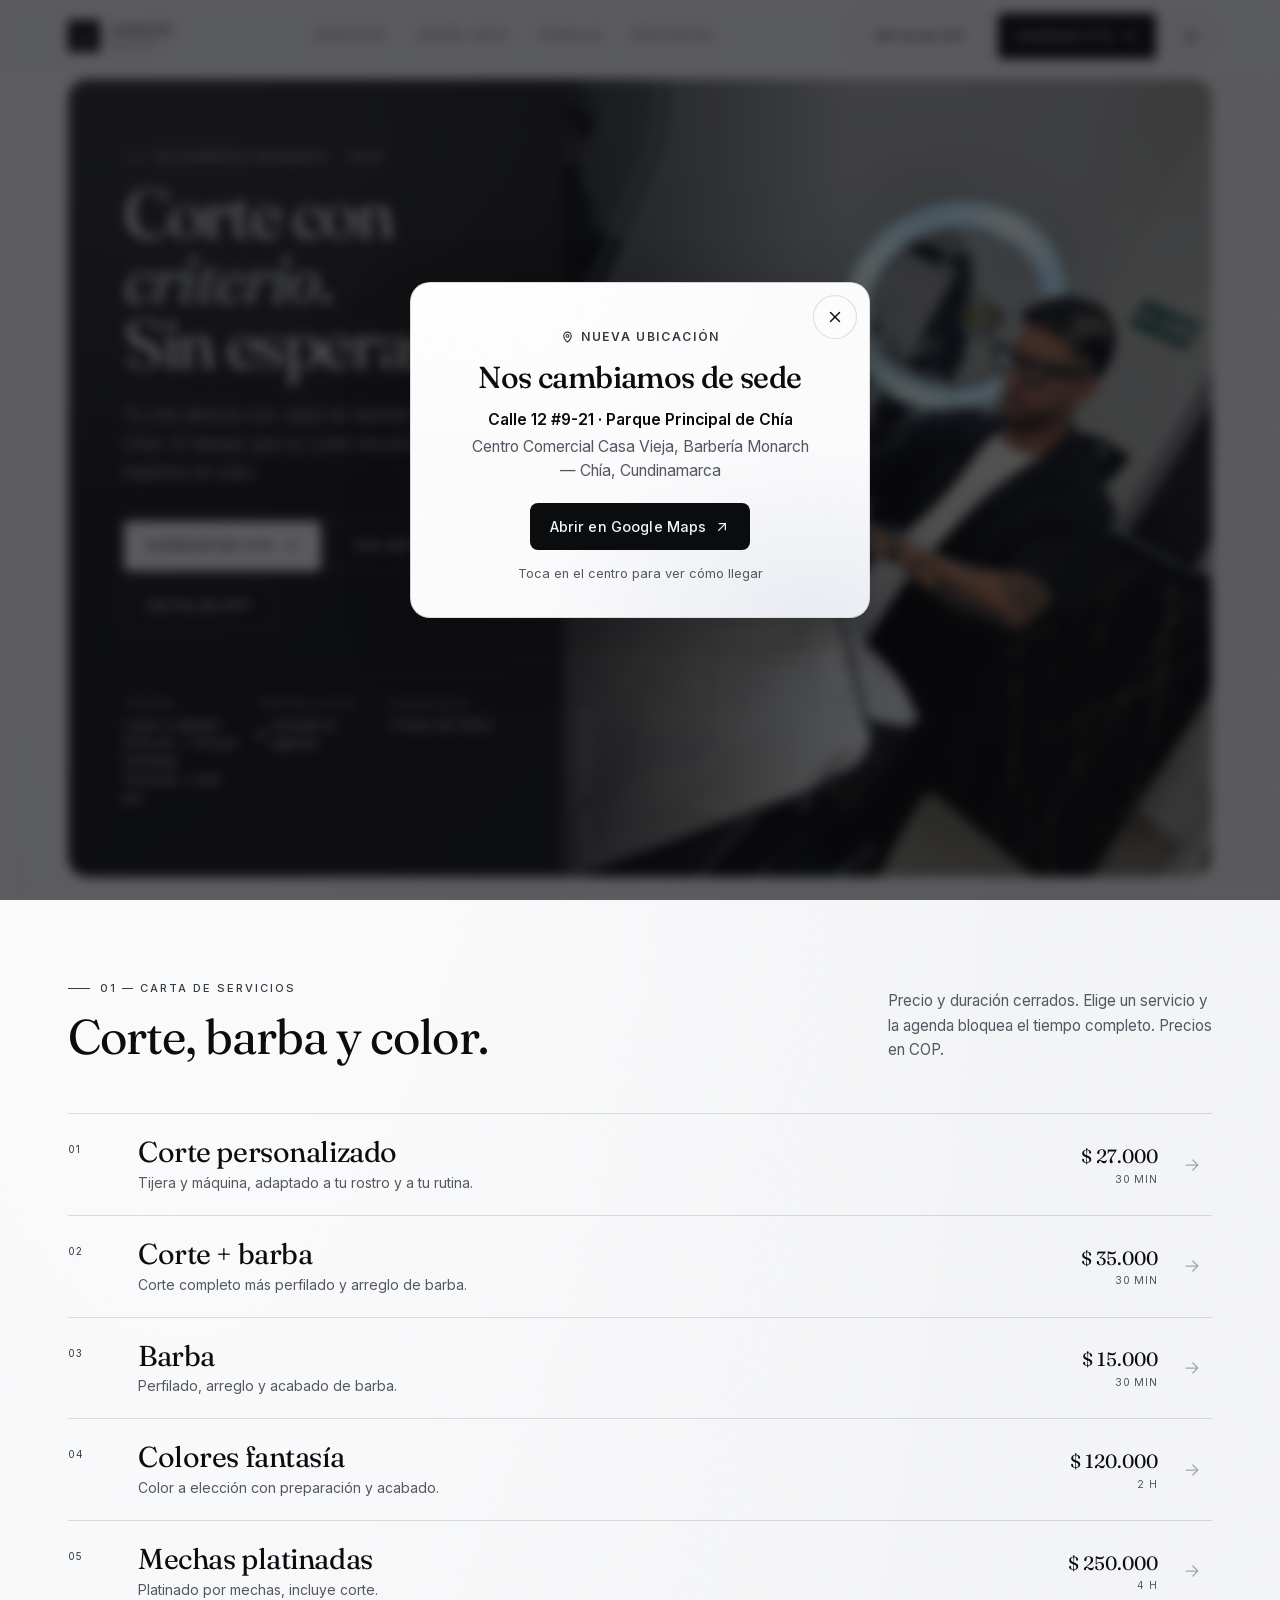
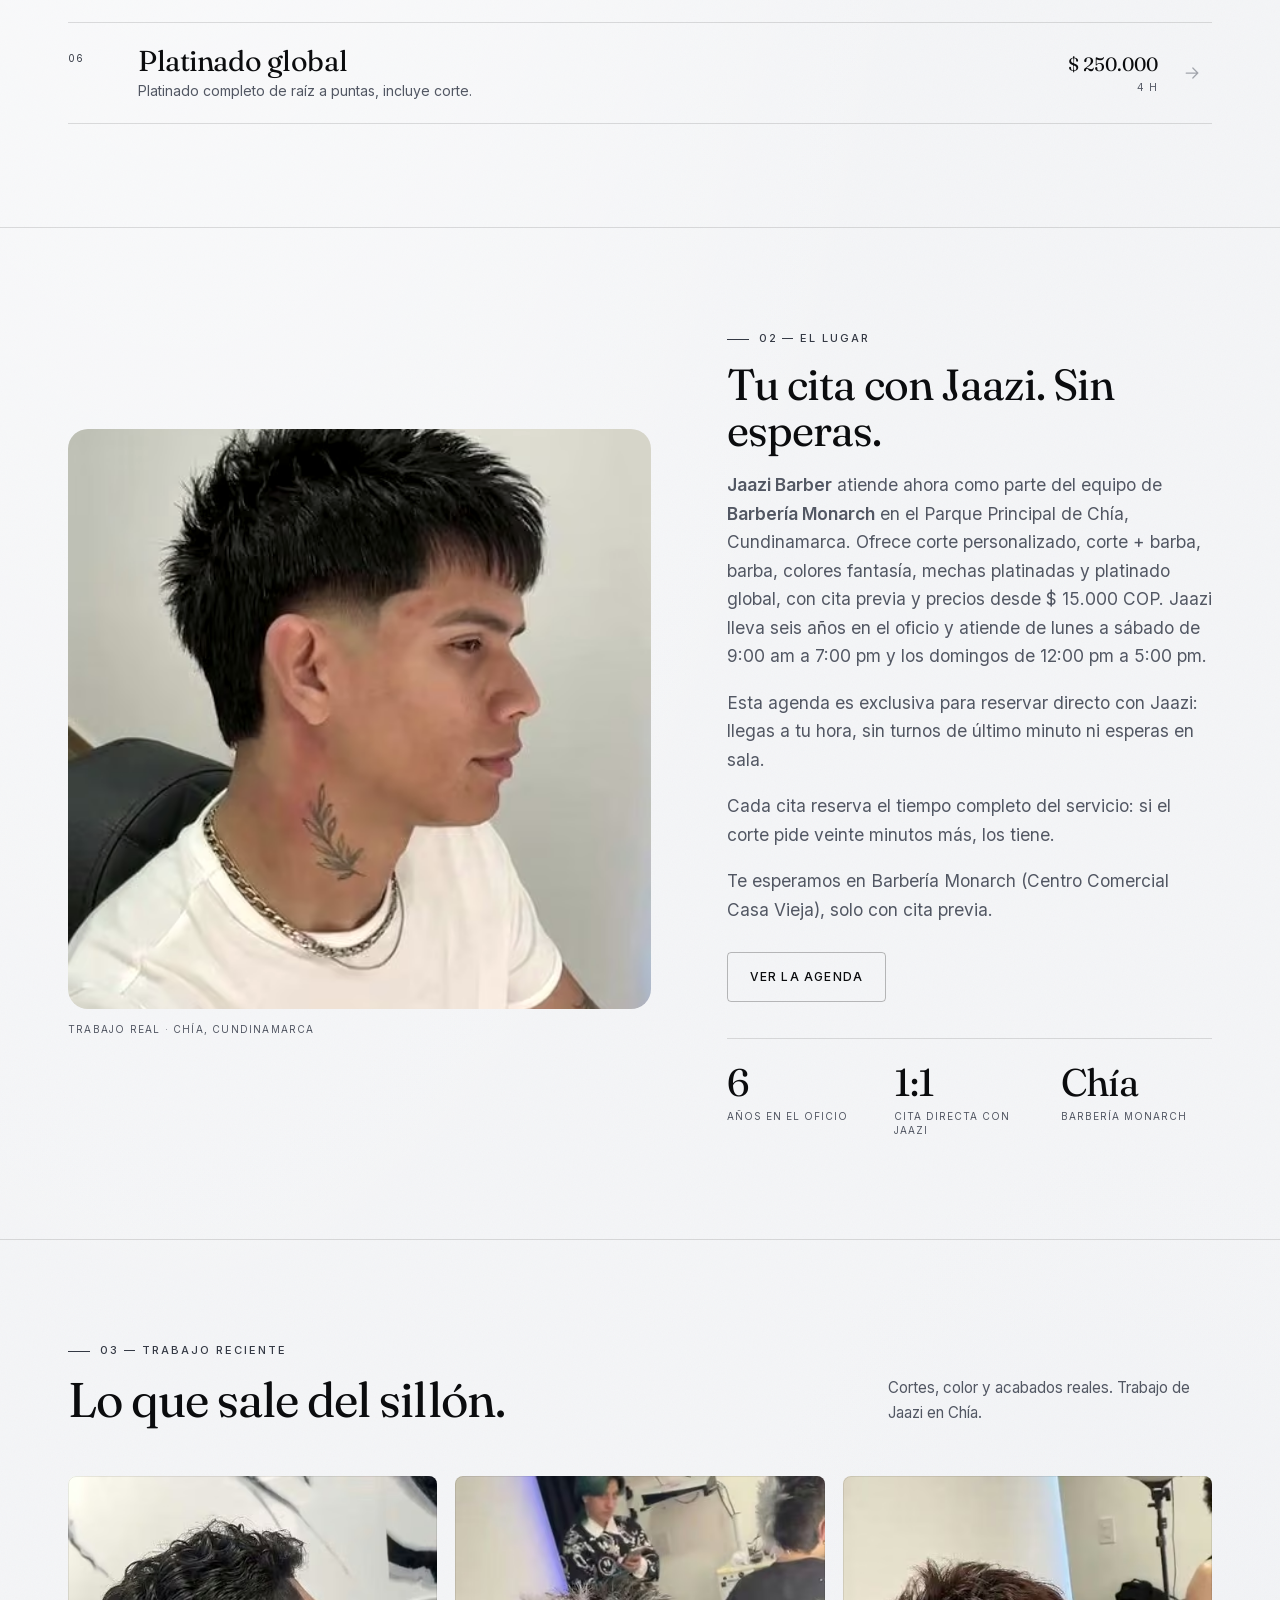
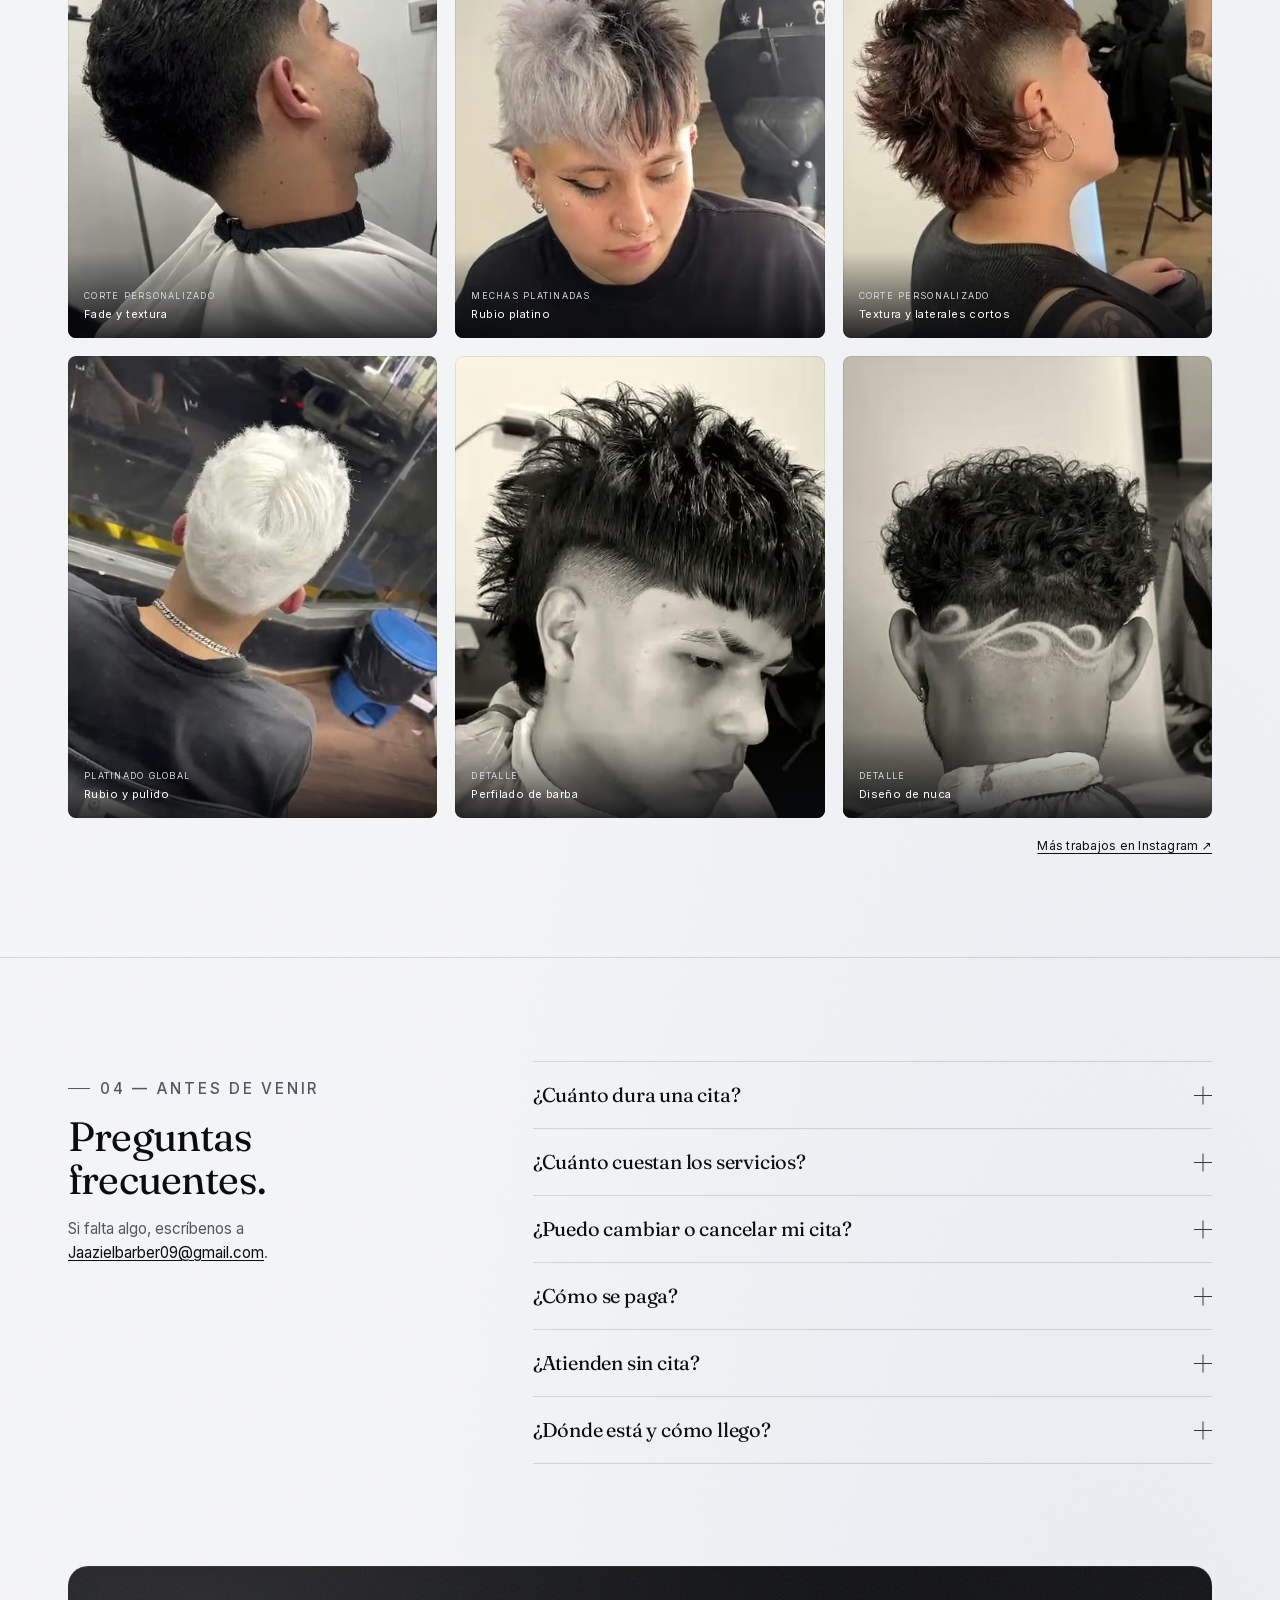
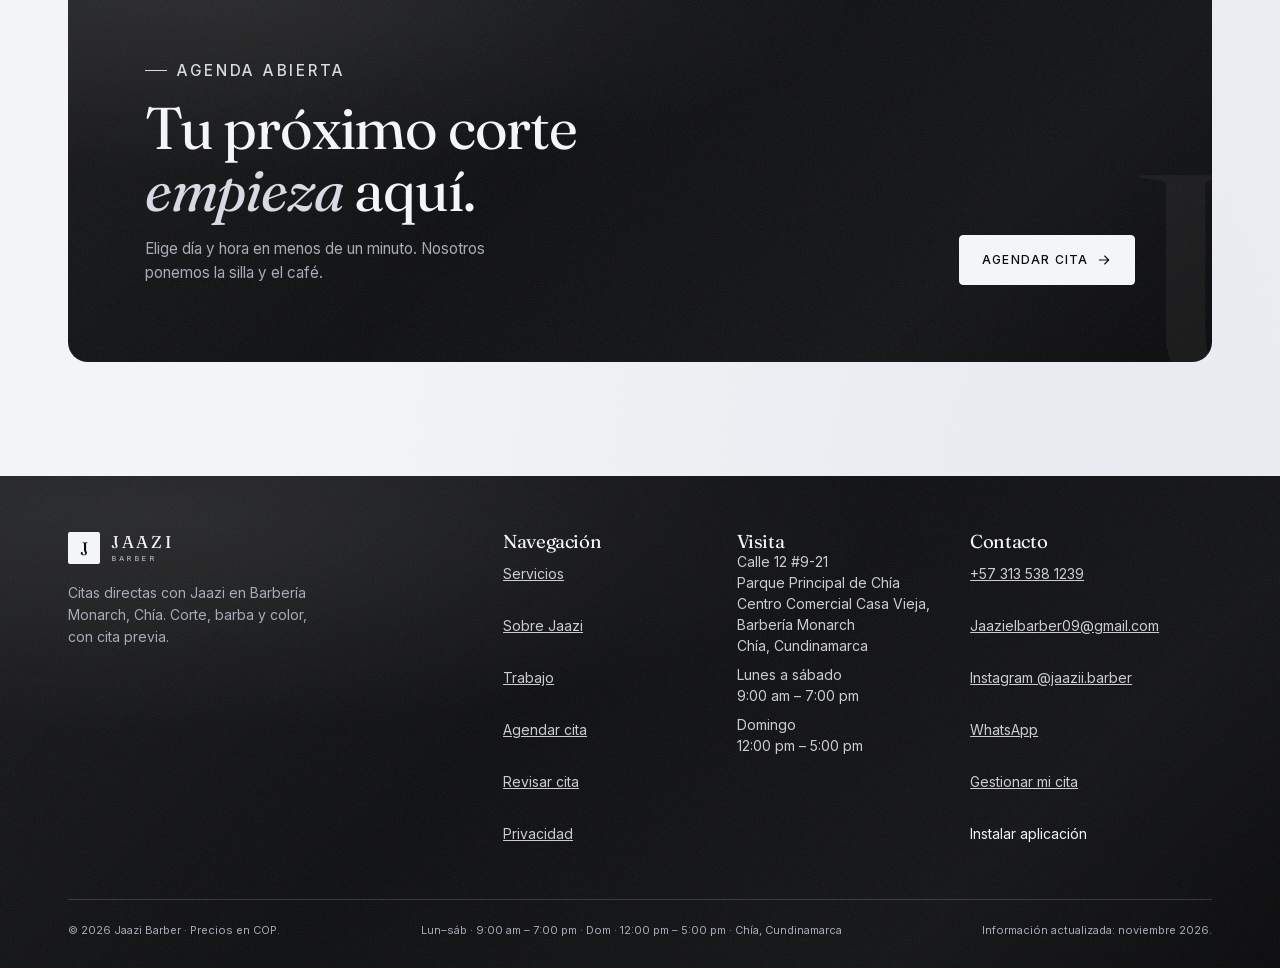
<file: index.html>
<!doctype html>
<html lang="es">
<head>
  <meta charset="utf-8">
  <meta name="viewport" content="width=device-width, initial-scale=1">
  <title>Jaazi Barber — Barbería en Chía, Cundinamarca</title>
  <meta name="description" content="Corte personalizado, barba, mechas platinadas y color en Chía. Precios desde $ 15.000 COP. Reserva tu cita con Jaazi Barber en línea.">
  <meta name="theme-color" content="#f4f5f7">
  <script>
    (function () {
      try {
        var stored = localStorage.getItem("jaazi.theme");
        var dark = stored ? stored === "dark" : window.matchMedia("(prefers-color-scheme: dark)").matches;
        var theme = dark ? "dark" : "light";
        document.documentElement.setAttribute("data-theme", theme);
        document.documentElement.style.colorScheme = theme;
        var meta = document.querySelector('meta[name="theme-color"]');
        if (meta) meta.setAttribute("content", theme === "dark" ? "#0b0c0e" : "#f4f5f7");
      } catch (err) { /* sin preferencia guardada */ }
    })();
  </script>
  <link rel="canonical" href="https://jaazi-barber.pages.dev/">
  <meta property="og:type" content="website">
  <meta property="og:site_name" content="Jaazi Barber">
  <meta property="og:title" content="Jaazi Barber — Barbería en Chía, Cundinamarca">
  <meta property="og:description" content="Corte, barba y color. Cita previa en Chía, Cundinamarca.">
  <meta property="og:url" content="https://jaazi-barber.pages.dev/">
  <meta property="og:image" content="https://jaazi-barber.pages.dev/assets/img/jaazi-og.jpg?v=2">
  <meta property="og:image:width" content="1200">
  <meta property="og:image:height" content="630">
  <meta property="og:image:alt" content="Jaazi, barbero de Jaazi Barber en Barbería Monarch, Chía">
  <meta property="og:locale" content="es_CO">
  <meta name="twitter:card" content="summary_large_image">
  <meta name="twitter:title" content="Jaazi Barber — Barbería en Chía, Cundinamarca">
  <meta name="twitter:description" content="Corte, barba y color. Cita previa en Chía.">
  <meta name="twitter:image" content="https://jaazi-barber.pages.dev/assets/img/jaazi-og.jpg?v=2">
  <meta name="twitter:image:alt" content="Jaazi, barbero de Jaazi Barber en Barbería Monarch, Chía">
  <link rel="icon" href="assets/favicon.svg?v=2" type="image/svg+xml">
  <link rel="apple-touch-icon" href="assets/apple-touch-icon.png?v=2">
  <link rel="manifest" href="manifest.webmanifest">
  <meta name="mobile-web-app-capable" content="yes">
  <meta name="apple-mobile-web-app-capable" content="yes">
  <meta name="apple-mobile-web-app-title" content="Jaazi Barber">
  <link rel="preload" href="assets/fonts/fraunces-latin.woff2" as="font" type="font/woff2" crossorigin>
  <link rel="preload" href="assets/fonts/fraunces-latin-italic.woff2" as="font" type="font/woff2" crossorigin>
  <link rel="preload" href="assets/fonts/inter-latin.woff2" as="font" type="font/woff2" crossorigin>
  <link rel="stylesheet" href="assets/fonts/fonts.css">
  <link rel="stylesheet" href="assets/css/site.css?v=3">
  <script src="assets/js/config.js"></script>
  <script src="assets/js/api.js?v=3" defer></script>
  <script src="assets/js/store.js" defer></script>
  <script src="assets/js/site.js?v=3" defer></script>
  <script src="assets/js/location-notice.js" defer></script>
  <script type="application/ld+json">
  {
    "@context": "https://schema.org",
    "@type": "BarberShop",
    "@id": "https://jaazi-barber.pages.dev/#barbershop",
    "name": "Jaazi Barber",
    "url": "https://jaazi-barber.pages.dev/",
    "image": "https://jaazi-barber.pages.dev/assets/img/jaazi-retrato.jpg?v=2",
    "description": "Citas directas con Jaazi Barber en Barbería Monarch (Chía, Cundinamarca). Corte, barba y color, con cita previa.",
    "telephone": "+57 313 538 1239",
    "email": "Jaazielbarber09@gmail.com",
    "address": {
      "@type": "PostalAddress",
      "streetAddress": "Calle 12 #9-21, Parque Principal de Chía, Centro Comercial Casa Vieja, Barbería Monarch",
      "addressLocality": "Chía",
      "addressRegion": "Cundinamarca",
      "addressCountry": "CO"
    },
    "openingHoursSpecification": [
      {
        "@type": "OpeningHoursSpecification",
        "dayOfWeek": ["Monday", "Tuesday", "Wednesday", "Thursday", "Friday", "Saturday"],
        "opens": "09:00",
        "closes": "19:00"
      },
      {
        "@type": "OpeningHoursSpecification",
        "dayOfWeek": "Sunday",
        "opens": "12:00",
        "closes": "17:00"
      }
    ],
    "areaServed": [
      { "@type": "City", "name": "Chía" },
      { "@type": "AdministrativeArea", "name": "Cundinamarca" }
    ],
    "hasMap": "https://maps.app.goo.gl/Vfn6iVXtHDe8CDcv8?g_st=iwb",
    "currenciesAccepted": "COP",
    "paymentAccepted": "Efectivo, Transferencia bancaria",
    "priceRange": "$$",
    "hasOfferCatalog": {
      "@type": "OfferCatalog",
      "name": "Servicios",
      "itemListElement": [
        {
          "@type": "Offer",
          "itemOffered": { "@type": "Service", "name": "Corte personalizado" },
          "price": "27000",
          "priceCurrency": "COP"
        },
        {
          "@type": "Offer",
          "itemOffered": { "@type": "Service", "name": "Corte + barba" },
          "price": "35000",
          "priceCurrency": "COP"
        },
        {
          "@type": "Offer",
          "itemOffered": { "@type": "Service", "name": "Barba" },
          "price": "15000",
          "priceCurrency": "COP"
        },
        {
          "@type": "Offer",
          "itemOffered": { "@type": "Service", "name": "Colores fantasía" },
          "price": "120000",
          "priceCurrency": "COP"
        },
        {
          "@type": "Offer",
          "itemOffered": { "@type": "Service", "name": "Mechas platinadas" },
          "price": "250000",
          "priceCurrency": "COP"
        },
        {
          "@type": "Offer",
          "itemOffered": { "@type": "Service", "name": "Platinado global" },
          "price": "250000",
          "priceCurrency": "COP"
        }
      ]
    },
    "sameAs": ["https://www.instagram.com/jaazii.barber"],
    "dateModified": "2026-11-03"
  }
  </script>
  <script type="application/ld+json">
  {
    "@context": "https://schema.org",
    "@type": "FAQPage",
    "mainEntity": [
      {
        "@type": "Question",
        "name": "¿Cuánto dura una cita?",
        "acceptedAnswer": { "@type": "Answer", "text": "El corte personalizado, el corte + barba y la barba duran 30 minutos; los colores fantasía, 2 horas; y las mechas platinadas o el platinado global, 4 horas. La agenda bloquea el tiempo completo del servicio; llega cinco minutos antes." }
      },
      {
        "@type": "Question",
        "name": "¿Cuánto cuestan los servicios?",
        "acceptedAnswer": { "@type": "Answer", "text": "Corte personalizado, $ 27.000; corte + barba, $ 35.000; barba, $ 15.000; colores fantasía, $ 120.000; mechas platinadas y platinado global, $ 250.000 cada uno. Precios en pesos colombianos (COP)." }
      },
      {
        "@type": "Question",
        "name": "¿Puedo cambiar o cancelar mi cita?",
        "acceptedAnswer": { "@type": "Answer", "text": "Sí. Desde Revisar cita, solo con el teléfono con el que reservaste, puedes cambiar la fecha y la hora o cancelarla en cualquier momento, sin costo." }
      },
      {
        "@type": "Question",
        "name": "¿Cómo se paga?",
        "acceptedAnswer": { "@type": "Answer", "text": "En efectivo o por transferencia, en la barbería. Reservar no tiene costo y no se pide anticipo." }
      },
      {
        "@type": "Question",
        "name": "¿Atienden sin cita?",
        "acceptedAnswer": { "@type": "Answer", "text": "Con cita previa. Si buscas un hueco de último momento, escríbenos por WhatsApp." }
      },
      {
        "@type": "Question",
        "name": "¿Dónde está y cómo llego?",
        "acceptedAnswer": { "@type": "Answer", "text": "Calle 12 #9-21, Parque Principal de Chía, Centro Comercial Casa Vieja, Barbería Monarch, Chía, Cundinamarca. La dirección completa aparece al confirmar la cita." }
      }
    ]
  }
  </script>
</head>
<body data-page="home">
  <a class="skip-link" href="#main">Saltar al contenido</a>

  <header class="site-header">
    <div class="container site-header__inner">
      <a class="brand" href="index.html" aria-label="Jaazi Barber, inicio">
        <span class="brand__mark" aria-hidden="true">J</span>
        <span class="brand__text">Jaazi<span class="brand__sub">Barber</span></span>
      </a>

      <nav class="nav" aria-label="Navegación principal">
        <a class="nav__link" href="#servicios">Servicios</a>
        <a class="nav__link" href="#estudio">Sobre Jaazi</a>
        <a class="nav__link" href="#trabajo">Trabajo</a>
        <a class="nav__link" href="#preguntas">Preguntas</a>
      </nav>

      <div class="site-header__actions">
        <button class="btn btn--sm btn--ghost" type="button" data-pwa-install>Instalar app</button>
        <a class="btn btn--sm" href="agendar.html">
          Agendar cita
          <svg viewBox="0 0 24 24" fill="none" aria-hidden="true"><path d="M5 12h14M13 6l6 6-6 6" stroke="currentColor" stroke-width="1.6" stroke-linecap="round" stroke-linejoin="round"/></svg>
        </a>
        <button class="theme-toggle" type="button" data-theme-toggle aria-pressed="false" aria-label="Activar modo oscuro" title="Activar modo oscuro">
          <svg class="theme-toggle__sun" viewBox="0 0 24 24" fill="none" aria-hidden="true"><circle cx="12" cy="12" r="4" stroke="currentColor" stroke-width="1.5"/><path d="M12 2v2M12 20v2M2 12h2M20 12h2M4.9 4.9l1.4 1.4M17.7 17.7l1.4 1.4M19.1 4.9l-1.4 1.4M6.3 17.7l-1.4 1.4" stroke="currentColor" stroke-width="1.5" stroke-linecap="round"/></svg>
          <svg class="theme-toggle__moon" viewBox="0 0 24 24" fill="none" aria-hidden="true"><path d="M20 14.5A8.5 8.5 0 0 1 9.5 4a8.5 8.5 0 1 0 10.5 10.5Z" stroke="currentColor" stroke-width="1.5" stroke-linejoin="round"/></svg>
        </button>
        <button class="menu-toggle" type="button" aria-expanded="false" aria-controls="mobile-menu">
          <span class="menu-toggle__label">Menú</span>
          <span class="menu-toggle__bars" aria-hidden="true"><i></i><i></i></span>
        </button>
      </div>
    </div>
  </header>

  <div class="mobile-menu" id="mobile-menu" hidden>
    <nav class="mobile-menu__nav" aria-label="Navegación móvil">
      <a class="mobile-menu__link" href="#servicios"><span>01</span>Servicios</a>
      <a class="mobile-menu__link" href="#estudio"><span>02</span>Sobre Jaazi</a>
      <a class="mobile-menu__link" href="#trabajo"><span>03</span>Trabajo</a>
      <a class="mobile-menu__link" href="#preguntas"><span>04</span>Preguntas</a>
      <a class="mobile-menu__link" href="revisar.html"><span>05</span>Revisar cita</a>
    </nav>
    <div>
      <a class="btn btn--block" href="agendar.html">
        Agendar cita
        <svg viewBox="0 0 24 24" fill="none" aria-hidden="true"><path d="M5 12h14M13 6l6 6-6 6" stroke="currentColor" stroke-width="1.6" stroke-linecap="round" stroke-linejoin="round"/></svg>
      </a>
      <button class="btn btn--ghost btn--block" type="button" data-pwa-install style="margin-top: 10px;">Instalar app</button>
      <div class="mobile-menu__meta" style="margin-top: 20px;">
        <span>Lun–sáb · 9:00 am – 7:00 pm · Dom · 12:00 pm – 5:00 pm</span>
        <span>Chía, Cundinamarca</span>
      </div>
    </div>
  </div>

  <main id="main" tabindex="-1">
    <div class="container">
      <section class="hero on-dark" aria-labelledby="hero-title">
        <div class="hero__body">
          <p class="eyebrow">En Barbería Monarch <span class="eyebrow__extra">· Chía</span></p>
          <h1 id="hero-title">Corte con <em>criterio</em>.<br>Sin esperas.</h1>
          <p class="lede">Tu cita directa con Jaazi en Barbería Monarch, Chía. El tiempo que tu corte necesita, sin esperas en sala.</p>
          <div class="hero__actions">
            <a class="btn btn--light" href="agendar.html">
              Agendar mi cita
              <svg viewBox="0 0 24 24" fill="none" aria-hidden="true"><path d="M5 12h14M13 6l6 6-6 6" stroke="currentColor" stroke-width="1.6" stroke-linecap="round" stroke-linejoin="round"/></svg>
            </a>
            <a class="btn btn--ghost-light" href="#servicios">Ver servicios</a>
            <button class="btn btn--ghost-light" type="button" data-pwa-install>Instalar app</button>
          </div>
          <dl class="hero__meta">
            <div>
              <dt>Horario</dt>
              <dd>Lunes a sábado<br>9:00 am – 7:00 pm<br>Domingo<br>12:00 pm – 5:00 pm</dd>
            </div>
            <div>
              <dt>Próximo hueco</dt>
              <dd class="live"><span data-next-slot>consultando…</span></dd>
            </div>
            <div>
              <dt>Experiencia</dt>
              <dd>6 años de oficio</dd>
            </div>
          </dl>
        </div>
        <div class="hero__media">
          <picture>
            <source type="image/avif" srcset="assets/img/jaazi-retrato-600.avif?v=2 600w, assets/img/jaazi-retrato-900.avif?v=2 900w, assets/img/jaazi-retrato-1200.avif?v=2 1200w" sizes="(max-width: 900px) 100vw, (max-width: 1240px) 50vw, 620px">
            <source type="image/webp" srcset="assets/img/jaazi-retrato-600.webp?v=2 600w, assets/img/jaazi-retrato-900.webp?v=2 900w, assets/img/jaazi-retrato-1200.webp?v=2 1200w" sizes="(max-width: 900px) 100vw, (max-width: 1240px) 50vw, 620px">
            <img src="assets/img/jaazi-retrato.jpg?v=2" srcset="assets/img/jaazi-retrato-600.jpg?v=2 600w, assets/img/jaazi-retrato-900.jpg?v=2 900w, assets/img/jaazi-retrato-1200.jpg?v=2 1200w" sizes="(max-width: 900px) 100vw, (max-width: 1240px) 50vw, 620px" alt="Jaazi cortando cabello en Barbería Monarch, Chía" width="1200" height="1500" fetchpriority="high">
          </picture>
          <span class="hero__stamp" aria-hidden="true">6 años · En Monarch</span>
        </div>
      </section>
    </div>

    <section class="section" id="servicios" aria-labelledby="servicios-title">
      <div class="container">
        <div class="section-head" data-reveal>
          <div>
            <p class="eyebrow">01 — Carta de servicios</p>
            <h2 id="servicios-title">Corte, barba y color.</h2>
          </div>
          <p>Precio y duración cerrados. Elige un servicio y la agenda bloquea el tiempo completo. Precios en COP.</p>
        </div>

        <ul class="services">
          <li class="service" data-reveal>
            <a class="service__link" href="agendar.html?servicio=corte-personalizado">
              <span class="service__num">01</span>
              <span class="service__body">
                <span class="service__name">Corte personalizado</span>
                <span class="service__desc">Tijera y máquina, adaptado a tu rostro y a tu rutina.</span>
              </span>
              <span class="service__price"><b>$ 27.000</b><span>30 min</span></span>
              <svg class="service__arrow" viewBox="0 0 24 24" fill="none" aria-hidden="true"><path d="M5 12h14M13 6l6 6-6 6" stroke="currentColor" stroke-width="1.5" stroke-linecap="round" stroke-linejoin="round"/></svg>
            </a>
          </li>
          <li class="service" data-reveal data-delay="60">
            <a class="service__link" href="agendar.html?servicio=corte-barba">
              <span class="service__num">02</span>
              <span class="service__body">
                <span class="service__name">Corte + barba</span>
                <span class="service__desc">Corte completo más perfilado y arreglo de barba.</span>
              </span>
              <span class="service__price"><b>$ 35.000</b><span>30 min</span></span>
              <svg class="service__arrow" viewBox="0 0 24 24" fill="none" aria-hidden="true"><path d="M5 12h14M13 6l6 6-6 6" stroke="currentColor" stroke-width="1.5" stroke-linecap="round" stroke-linejoin="round"/></svg>
            </a>
          </li>
          <li class="service" data-reveal data-delay="120">
            <a class="service__link" href="agendar.html?servicio=barba">
              <span class="service__num">03</span>
              <span class="service__body">
                <span class="service__name">Barba</span>
                <span class="service__desc">Perfilado, arreglo y acabado de barba.</span>
              </span>
              <span class="service__price"><b>$ 15.000</b><span>30 min</span></span>
              <svg class="service__arrow" viewBox="0 0 24 24" fill="none" aria-hidden="true"><path d="M5 12h14M13 6l6 6-6 6" stroke="currentColor" stroke-width="1.5" stroke-linecap="round" stroke-linejoin="round"/></svg>
            </a>
          </li>
          <li class="service" data-reveal data-delay="180">
            <a class="service__link" href="agendar.html?servicio=colores-fantasia">
              <span class="service__num">04</span>
              <span class="service__body">
                <span class="service__name">Colores fantasía</span>
                <span class="service__desc">Color a elección con preparación y acabado.</span>
              </span>
              <span class="service__price"><b>$ 120.000</b><span>2 h</span></span>
              <svg class="service__arrow" viewBox="0 0 24 24" fill="none" aria-hidden="true"><path d="M5 12h14M13 6l6 6-6 6" stroke="currentColor" stroke-width="1.5" stroke-linecap="round" stroke-linejoin="round"/></svg>
            </a>
          </li>
          <li class="service" data-reveal data-delay="240">
            <a class="service__link" href="agendar.html?servicio=mechas-platinadas">
              <span class="service__num">05</span>
              <span class="service__body">
                <span class="service__name">Mechas platinadas</span>
                <span class="service__desc">Platinado por mechas, incluye corte.</span>
              </span>
              <span class="service__price"><b>$ 250.000</b><span>4 h</span></span>
              <svg class="service__arrow" viewBox="0 0 24 24" fill="none" aria-hidden="true"><path d="M5 12h14M13 6l6 6-6 6" stroke="currentColor" stroke-width="1.5" stroke-linecap="round" stroke-linejoin="round"/></svg>
            </a>
          </li>
          <li class="service" data-reveal data-delay="300">
            <a class="service__link" href="agendar.html?servicio=platinado-global">
              <span class="service__num">06</span>
              <span class="service__body">
                <span class="service__name">Platinado global</span>
                <span class="service__desc">Platinado completo de raíz a puntas, incluye corte.</span>
              </span>
              <span class="service__price"><b>$ 250.000</b><span>4 h</span></span>
              <svg class="service__arrow" viewBox="0 0 24 24" fill="none" aria-hidden="true"><path d="M5 12h14M13 6l6 6-6 6" stroke="currentColor" stroke-width="1.5" stroke-linecap="round" stroke-linejoin="round"/></svg>
            </a>
          </li>
        </ul>
      </div>
    </section>

    <section class="section hairline" id="estudio" aria-labelledby="estudio-title">
      <div class="container studio">
        <figure class="studio__media" data-reveal style="margin:0">
          <picture>
            <source type="image/avif" srcset="assets/img/trabajo-estudio.avif">
            <source type="image/webp" srcset="assets/img/trabajo-estudio.webp">
            <img src="assets/img/trabajo-estudio.jpg" alt="Corte texturizado terminado por Jaazi en Barbería Monarch, Chía" width="464" height="580" loading="lazy">
          </picture>
          <figcaption class="studio__cap">Trabajo real · Chía, Cundinamarca</figcaption>
        </figure>
        <div class="studio__body" data-reveal data-delay="80">
          <p class="eyebrow">02 — El lugar</p>
          <h2 id="estudio-title">Tu cita con Jaazi. Sin esperas.</h2>
          <p class="lede"><strong>Jaazi Barber</strong> atiende ahora como parte del equipo de <strong>Barbería Monarch</strong> en el Parque Principal de Chía, Cundinamarca. Ofrece corte personalizado, corte + barba, barba, colores fantasía, mechas platinadas y platinado global, con cita previa y precios desde $ 15.000 COP. Jaazi lleva seis años en el oficio y atiende de lunes a sábado de 9:00 am a 7:00 pm y los domingos de 12:00 pm a 5:00 pm.</p>
          <p class="lede">Esta agenda es exclusiva para reservar directo con Jaazi: llegas a tu hora, sin turnos de último minuto ni esperas en sala.</p>
          <p class="lede">Cada cita reserva el tiempo completo del servicio: si el corte pide veinte minutos más, los tiene.</p>
          <p class="lede">Te esperamos en Barbería Monarch (Centro Comercial Casa Vieja), solo con cita previa.</p>
          <a class="btn btn--ghost" href="agendar.html">Ver la agenda</a>
          <div class="stats">
            <div class="stat"><b>6</b><span>Años en el oficio</span></div>
            <div class="stat"><b>1:1</b><span>Cita directa con Jaazi</span></div>
            <div class="stat"><b>Chía</b><span>Barbería Monarch</span></div>
          </div>
        </div>
      </div>
    </section>


    <section class="section hairline" id="trabajo" aria-labelledby="trabajo-title">
      <div class="container">
        <div class="section-head" data-reveal>
          <div>
            <p class="eyebrow">03 — Trabajo reciente</p>
            <h2 id="trabajo-title">Lo que sale del sillón.</h2>
          </div>
          <p>Cortes, color y acabados reales. Trabajo de Jaazi en Chía.</p>
        </div>

        <div class="work-grid">
          <figure class="work" data-reveal>
            <picture>
              <source type="image/avif" srcset="assets/img/trabajo-01.avif">
              <source type="image/webp" srcset="assets/img/trabajo-01.webp">
              <img src="assets/img/trabajo-01.jpg" alt="Corte personalizado con degradado y textura natural" width="464" height="580" loading="lazy">
            </picture>
            <figcaption><span>Corte personalizado</span>Fade y textura</figcaption>
          </figure>
          <figure class="work" data-reveal data-delay="50">
            <picture>
              <source type="image/avif" srcset="assets/img/trabajo-02.avif">
              <source type="image/webp" srcset="assets/img/trabajo-02.webp">
              <img src="assets/img/trabajo-02.jpg" alt="Mechas platinadas en rubio platino con textura" width="464" height="580" loading="lazy">
            </picture>
            <figcaption><span>Mechas platinadas</span>Rubio platino</figcaption>
          </figure>
          <figure class="work" data-reveal data-delay="100">
            <picture>
              <source type="image/avif" srcset="assets/img/trabajo-03.avif">
              <source type="image/webp" srcset="assets/img/trabajo-03.webp">
              <img src="assets/img/trabajo-03.jpg" alt="Corte texturizado con laterales cortos" width="464" height="580" loading="lazy">
            </picture>
            <figcaption><span>Corte personalizado</span>Textura y laterales cortos</figcaption>
          </figure>
          <figure class="work" data-reveal data-delay="150">
            <picture>
              <source type="image/avif" srcset="assets/img/trabajo-04.avif">
              <source type="image/webp" srcset="assets/img/trabajo-04.webp">
              <img src="assets/img/trabajo-04.jpg" alt="Platinado global en rubio platino visto desde atrás" width="464" height="580" loading="lazy">
            </picture>
            <figcaption><span>Platinado global</span>Rubio y pulido</figcaption>
          </figure>
          <figure class="work" data-reveal data-delay="200">
            <picture>
              <source type="image/avif" srcset="assets/img/trabajo-05.avif">
              <source type="image/webp" srcset="assets/img/trabajo-05.webp">
              <img src="assets/img/trabajo-05.jpg" alt="Detalle de corte con barba perfilada" width="464" height="580" loading="lazy">
            </picture>
            <figcaption><span>Detalle</span>Perfilado de barba</figcaption>
          </figure>
          <figure class="work" data-reveal data-delay="250">
            <picture>
              <source type="image/avif" srcset="assets/img/trabajo-06.avif">
              <source type="image/webp" srcset="assets/img/trabajo-06.webp">
              <img src="assets/img/trabajo-06.jpg" alt="Diseño de nuca a navaja sobre degradado" width="464" height="580" loading="lazy">
            </picture>
            <figcaption><span>Detalle</span>Diseño de nuca</figcaption>
          </figure>
        </div>
        <p class="work__more" data-reveal>
          <a href="https://www.instagram.com/jaazii.barber" target="_blank" rel="noopener">Más trabajos en Instagram ↗</a>
        </p>
      </div>
    </section>

    <section class="section hairline" id="preguntas" aria-labelledby="preguntas-title">
      <div class="container faq">
        <div class="faq__intro" data-reveal>
          <p class="eyebrow">04 — Antes de venir</p>
          <h2 id="preguntas-title">Preguntas frecuentes.</h2>
          <p>Si falta algo, escríbenos a <a href="mailto:Jaazielbarber09@gmail.com" style="color:var(--ink); text-underline-offset:2px;">Jaazielbarber09@gmail.com</a>.</p>
        </div>

        <div class="faq__list">
          <details class="faq__item">
            <summary>¿Cuánto dura una cita?<span class="faq__icon" aria-hidden="true"></span></summary>
            <div class="faq__body">El corte personalizado, el corte + barba y la barba duran 30 minutos. Los colores fantasía, 2 horas; las mechas platinadas y el platinado global, 4 horas. La agenda bloquea el tiempo completo del servicio; llega cinco minutos antes.</div>
          </details>
          <details class="faq__item">
            <summary>¿Cuánto cuestan los servicios?<span class="faq__icon" aria-hidden="true"></span></summary>
            <div class="faq__body">Corte personalizado, $ 27.000; corte + barba, $ 35.000; barba, $ 15.000; colores fantasía, $ 120.000; mechas platinadas y platinado global, $ 250.000 cada uno. Precios en pesos colombianos (COP).</div>
          </details>
          <details class="faq__item">
            <summary>¿Puedo cambiar o cancelar mi cita?<span class="faq__icon" aria-hidden="true"></span></summary>
            <div class="faq__body">Sí. Desde <a href="revisar.html" style="color:var(--ink); text-underline-offset:2px;">Revisar cita</a>, solo con tu número de teléfono, puedes cambiar la fecha y la hora o cancelarla en cualquier momento, sin costo.</div>
          </details>
          <details class="faq__item">
            <summary>¿Cómo se paga?<span class="faq__icon" aria-hidden="true"></span></summary>
            <div class="faq__body">En efectivo o por transferencia, en la barbería. Reservar no tiene costo y no se pide anticipo.</div>
          </details>
          <details class="faq__item">
            <summary>¿Atienden sin cita?<span class="faq__icon" aria-hidden="true"></span></summary>
            <div class="faq__body">Con cita previa. Si buscas un hueco de último momento, escríbenos por WhatsApp.</div>
          </details>
          <details class="faq__item">
            <summary>¿Dónde está y cómo llego?<span class="faq__icon" aria-hidden="true"></span></summary>
            <div class="faq__body">Calle 12 #9-21, Parque Principal de Chía, Centro Comercial Casa Vieja, Barbería Monarch, Chía, Cundinamarca. La dirección completa aparece al confirmar la cita.</div>
          </details>
        </div>
      </div>
    </section>

    <div class="container" style="padding-bottom: clamp(8px, 2vw, 24px);">
      <section class="cta-band on-dark" aria-labelledby="cta-title" data-reveal>
        <div class="cta-band__body">
          <p class="eyebrow">Agenda abierta</p>
          <h2 id="cta-title">Tu próximo corte <em>empieza</em> aquí.</h2>
          <p>Elige día y hora en menos de un minuto. Nosotros ponemos la silla y el café.</p>
        </div>
        <a class="btn btn--light" href="agendar.html">
          Agendar cita
          <svg viewBox="0 0 24 24" fill="none" aria-hidden="true"><path d="M5 12h14M13 6l6 6-6 6" stroke="currentColor" stroke-width="1.6" stroke-linecap="round" stroke-linejoin="round"/></svg>
        </a>
      </section>
    </div>
  </main>

  <footer class="site-footer">
    <div class="container">
      <div class="footer__grid">
        <div class="footer__brand">
          <a class="brand" href="index.html" aria-label="Jaazi Barber, inicio">
            <span class="brand__mark" aria-hidden="true">J</span>
            <span class="brand__text">Jaazi<span class="brand__sub">Barber</span></span>
          </a>
          <p class="footer__tagline">Citas directas con Jaazi en Barbería Monarch, Chía. Corte, barba y color, con cita previa.</p>
        </div>
        <div>
          <h3>Navegación</h3>
          <ul class="footer__list">
            <li><a href="#servicios">Servicios</a></li>
            <li><a href="#estudio">Sobre Jaazi</a></li>
            <li><a href="#trabajo">Trabajo</a></li>
            <li><a href="agendar.html">Agendar cita</a></li>
            <li><a href="revisar.html">Revisar cita</a></li>
            <li><a href="privacidad.html">Privacidad</a></li>
          </ul>
        </div>
        <div>
          <h3>Visita</h3>
          <ul class="footer__list">
            <li>Calle 12 #9-21<br>Parque Principal de Chía<br>Centro Comercial Casa Vieja, Barbería Monarch<br>Chía, Cundinamarca</li>
            <li>Lunes a sábado<br>9:00 am – 7:00 pm</li>
            <li>Domingo<br>12:00 pm – 5:00 pm</li>
          </ul>
        </div>
        <div>
          <h3>Contacto</h3>
          <ul class="footer__list">
            <li><a href="tel:+573135381239">+57 313 538 1239</a></li>
            <li><a href="mailto:Jaazielbarber09@gmail.com">Jaazielbarber09@gmail.com</a></li>
            <li><a href="https://www.instagram.com/jaazii.barber" target="_blank" rel="noopener">Instagram @jaazii.barber</a></li>
            <li><a href="https://wa.me/573135381239" target="_blank" rel="noopener">WhatsApp</a></li>
            <li><a href="revisar.html">Gestionar mi cita</a></li>
            <li><button class="footer__btn" type="button" data-pwa-install>Instalar aplicación</button></li>
          </ul>
        </div>
      </div>
      <div class="footer__bottom">
        <p>© <span data-year>2026</span> Jaazi Barber · Precios en COP.</p>
        <p>Lun–sáb · 9:00 am – 7:00 pm · Dom · 12:00 pm – 5:00 pm · Chía, Cundinamarca</p>
        <p>Información actualizada: noviembre 2026.</p>
      </div>
    </div>
  </footer>
</body>
</html>
</file>
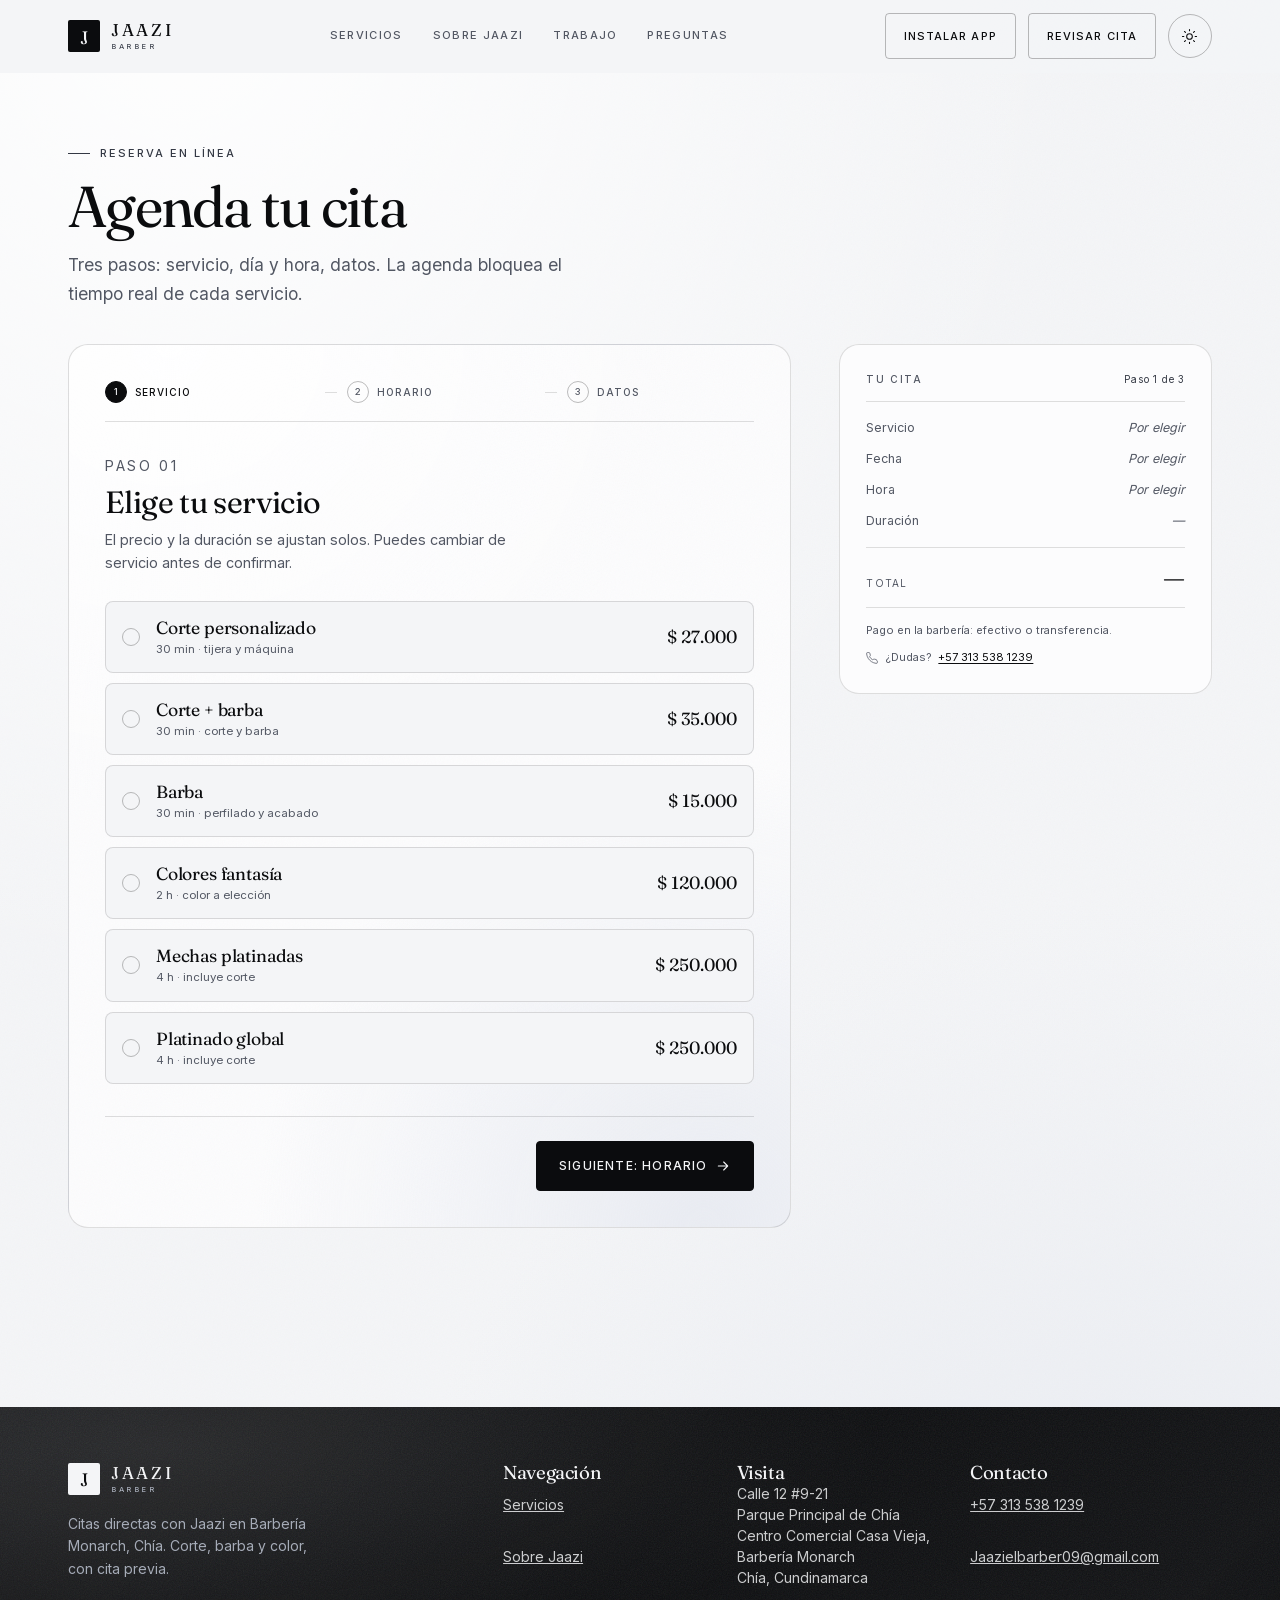
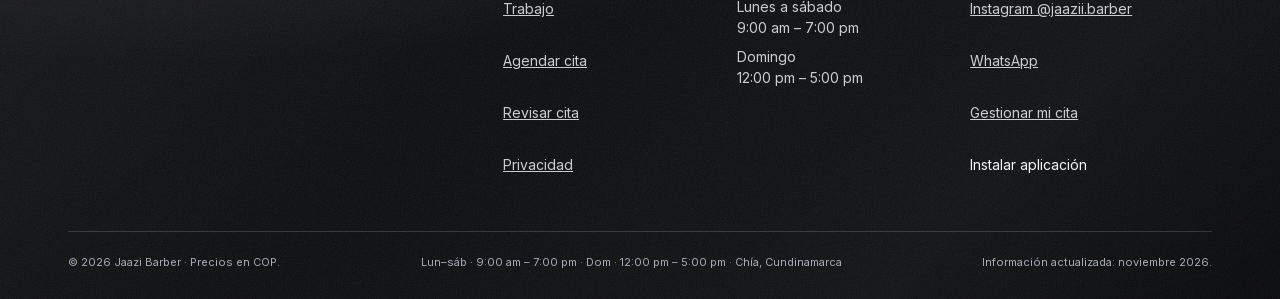
<file: agendar.html>
<!doctype html>
<html lang="es">
<head>
  <meta charset="utf-8">
  <meta name="viewport" content="width=device-width, initial-scale=1">
  <title>Agendar cita — Jaazi Barber · Chía</title>
  <meta name="description" content="Reserva tu cita en Jaazi Barber: elige servicio, día y hora en tres pasos. Confirmación inmediata y gestión en línea con tu teléfono.">
  <link rel="canonical" href="https://jaazi-barber.pages.dev/agendar">
  <meta property="og:type" content="website">
  <meta property="og:site_name" content="Jaazi Barber">
  <meta property="og:title" content="Agendar cita — Jaazi Barber · Chía">
  <meta property="og:description" content="Elige servicio, día y hora en tres pasos. Confirmación inmediata y gestión en línea con tu teléfono.">
  <meta property="og:url" content="https://jaazi-barber.pages.dev/agendar">
  <meta property="og:image" content="https://jaazi-barber.pages.dev/assets/img/jaazi-og.jpg?v=2">
  <meta property="og:image:width" content="1200">
  <meta property="og:image:height" content="630">
  <meta property="og:image:alt" content="Jaazi, barbero de Jaazi Barber en Barbería Monarch, Chía">
  <meta property="og:locale" content="es_CO">
  <meta name="twitter:card" content="summary_large_image">
  <meta name="twitter:title" content="Agendar cita — Jaazi Barber · Chía">
  <meta name="twitter:description" content="Reserva en tres pasos, con confirmación inmediata.">
  <meta name="twitter:image" content="https://jaazi-barber.pages.dev/assets/img/jaazi-og.jpg?v=2">
  <meta name="twitter:image:alt" content="Jaazi, barbero de Jaazi Barber en Barbería Monarch, Chía">
  <meta name="theme-color" content="#f4f5f7">
  <script>
    (function () {
      try {
        var stored = localStorage.getItem("jaazi.theme");
        var dark = stored ? stored === "dark" : window.matchMedia("(prefers-color-scheme: dark)").matches;
        var theme = dark ? "dark" : "light";
        document.documentElement.setAttribute("data-theme", theme);
        document.documentElement.style.colorScheme = theme;
        var meta = document.querySelector('meta[name="theme-color"]');
        if (meta) meta.setAttribute("content", theme === "dark" ? "#0b0c0e" : "#f4f5f7");
      } catch (err) { /* sin preferencia guardada */ }
    })();
  </script>
  <script src="assets/js/config.js"></script>
  <script>
    (function () {
      var cfg = window.JAAZI_CONFIG || {};
      var api = Boolean(cfg.supabaseUrl && cfg.supabaseAnonKey);
      document.documentElement.setAttribute("data-mode", api ? "api" : "local");
    })();
  </script>
  <link rel="icon" href="assets/favicon.svg?v=2" type="image/svg+xml">
  <link rel="apple-touch-icon" href="assets/apple-touch-icon.png?v=2">
  <link rel="manifest" href="manifest.webmanifest">
  <meta name="mobile-web-app-capable" content="yes">
  <meta name="apple-mobile-web-app-capable" content="yes">
  <meta name="apple-mobile-web-app-title" content="Jaazi Barber">
  <link rel="preload" href="assets/fonts/fraunces-latin.woff2" as="font" type="font/woff2" crossorigin>
  <link rel="preload" href="assets/fonts/fraunces-latin-italic.woff2" as="font" type="font/woff2" crossorigin>
  <link rel="preload" href="assets/fonts/inter-latin.woff2" as="font" type="font/woff2" crossorigin>
  <link rel="stylesheet" href="assets/fonts/fonts.css">
  <link rel="stylesheet" href="assets/css/site.css?v=3">
  <link rel="stylesheet" href="assets/css/booking.css?v=2">
  <script src="assets/js/api.js?v=3" defer></script>
  <script src="assets/js/store.js" defer></script>
  <script src="assets/js/site.js?v=3" defer></script>
  <script src="assets/js/booking.js?v=2" defer></script>
</head>
<body data-page="agendar">
  <a class="skip-link" href="#main">Saltar al contenido</a>

  <header class="site-header">
    <div class="container site-header__inner">
      <a class="brand" href="index.html" aria-label="Jaazi Barber, inicio">
        <span class="brand__mark" aria-hidden="true">J</span>
        <span class="brand__text">Jaazi<span class="brand__sub">Barber</span></span>
      </a>
      <nav class="nav" aria-label="Navegación principal">
        <a class="nav__link" href="index.html#servicios">Servicios</a>
        <a class="nav__link" href="index.html#estudio">Sobre Jaazi</a>
        <a class="nav__link" href="index.html#trabajo">Trabajo</a>
        <a class="nav__link" href="index.html#preguntas">Preguntas</a>
      </nav>
      <div class="site-header__actions">
        <button class="btn btn--sm btn--ghost" type="button" data-pwa-install>Instalar app</button>
        <a class="btn btn--sm btn--ghost" href="revisar.html">Revisar cita</a>
        <button class="theme-toggle" type="button" data-theme-toggle aria-pressed="false" aria-label="Activar modo oscuro" title="Activar modo oscuro">
          <svg class="theme-toggle__sun" viewBox="0 0 24 24" fill="none" aria-hidden="true"><circle cx="12" cy="12" r="4" stroke="currentColor" stroke-width="1.5"/><path d="M12 2v2M12 20v2M2 12h2M20 12h2M4.9 4.9l1.4 1.4M17.7 17.7l1.4 1.4M19.1 4.9l-1.4 1.4M6.3 17.7l-1.4 1.4" stroke="currentColor" stroke-width="1.5" stroke-linecap="round"/></svg>
          <svg class="theme-toggle__moon" viewBox="0 0 24 24" fill="none" aria-hidden="true"><path d="M20 14.5A8.5 8.5 0 0 1 9.5 4a8.5 8.5 0 1 0 10.5 10.5Z" stroke="currentColor" stroke-width="1.5" stroke-linejoin="round"/></svg>
        </button>
        <button class="menu-toggle" type="button" aria-expanded="false" aria-controls="mobile-menu">
          <span class="menu-toggle__label">Menú</span>
          <span class="menu-toggle__bars" aria-hidden="true"><i></i><i></i></span>
        </button>
      </div>
    </div>
  </header>

  <div class="mobile-menu" id="mobile-menu" hidden>
    <nav class="mobile-menu__nav" aria-label="Navegación móvil">
      <a class="mobile-menu__link" href="index.html#servicios"><span>01</span>Servicios</a>
      <a class="mobile-menu__link" href="index.html#estudio"><span>02</span>Sobre Jaazi</a>
      <a class="mobile-menu__link" href="index.html#trabajo"><span>03</span>Trabajo</a>
      <a class="mobile-menu__link" href="index.html#preguntas"><span>04</span>Preguntas</a>
      <a class="mobile-menu__link" href="revisar.html"><span>05</span>Revisar cita</a>
    </nav>
    <div>
      <a class="btn btn--block" href="index.html">
        Volver al inicio
        <svg viewBox="0 0 24 24" fill="none" aria-hidden="true"><path d="M5 12h14M13 6l6 6-6 6" stroke="currentColor" stroke-width="1.6" stroke-linecap="round" stroke-linejoin="round"/></svg>
      </a>
      <button class="btn btn--ghost btn--block" type="button" data-pwa-install style="margin-top: 10px;">Instalar app</button>
      <div class="mobile-menu__meta" style="margin-top: 20px;">
        <span>Lun–sáb · 9:00 am – 7:00 pm · Dom · 12:00 pm – 5:00 pm</span>
        <span>Chía, Cundinamarca</span>
      </div>
    </div>
  </div>

  <main id="main" tabindex="-1">
    <div class="container">
      <header class="page-head">
        <p class="eyebrow">Reserva en línea</p>
        <h1>Agenda tu cita</h1>
        <p class="lede">Tres pasos: servicio, día y hora, datos. La agenda bloquea el tiempo real de cada servicio.</p>
      </header>

      <div class="booking__grid">
        <form class="panel" id="booking-form" novalidate>
          <noscript>
            <p class="form-error" style="margin-bottom: 20px;">La agenda necesita JavaScript para mostrar los horarios disponibles. Escríbenos a <a href="mailto:Jaazielbarber09@gmail.com">Jaazielbarber09@gmail.com</a>.</p>
          </noscript>

          <ol class="stepper" aria-label="Progreso de la reserva">
            <li data-step-indicator="1" aria-current="step">
              <span class="stepper__num" aria-hidden="true">1</span>
              <span class="stepper__label">Servicio</span>
            </li>
            <li data-step-indicator="2">
              <span class="stepper__num" aria-hidden="true">2</span>
              <span class="stepper__label">Horario</span>
            </li>
            <li data-step-indicator="3">
              <span class="stepper__num" aria-hidden="true">3</span>
              <span class="stepper__label">Datos</span>
            </li>
          </ol>

          <!-- Paso 1 -->
          <div class="step" data-step="1">
            <div class="step__head">
              <p class="step__count">Paso 01</p>
              <h2 tabindex="-1">Elige tu servicio</h2>
              <p>El precio y la duración se ajustan solos. Puedes cambiar de servicio antes de confirmar.</p>
            </div>

            <fieldset class="choices">
              <legend class="sr-only">Servicio</legend>
              <label class="choice">
                <input type="radio" name="service" value="corte-personalizado">
                <span class="choice__mark" aria-hidden="true"></span>
                <span class="choice__body">
                  <span class="choice__name">Corte personalizado</span>
                  <span class="choice__meta">30 min · tijera y máquina</span>
                </span>
                <span class="choice__price">$ 27.000</span>
              </label>
              <label class="choice">
                <input type="radio" name="service" value="corte-barba">
                <span class="choice__mark" aria-hidden="true"></span>
                <span class="choice__body">
                  <span class="choice__name">Corte + barba</span>
                  <span class="choice__meta">30 min · corte y barba</span>
                </span>
                <span class="choice__price">$ 35.000</span>
              </label>
              <label class="choice">
                <input type="radio" name="service" value="barba">
                <span class="choice__mark" aria-hidden="true"></span>
                <span class="choice__body">
                  <span class="choice__name">Barba</span>
                  <span class="choice__meta">30 min · perfilado y acabado</span>
                </span>
                <span class="choice__price">$ 15.000</span>
              </label>
              <label class="choice">
                <input type="radio" name="service" value="colores-fantasia">
                <span class="choice__mark" aria-hidden="true"></span>
                <span class="choice__body">
                  <span class="choice__name">Colores fantasía</span>
                  <span class="choice__meta">2 h · color a elección</span>
                </span>
                <span class="choice__price">$ 120.000</span>
              </label>
              <label class="choice">
                <input type="radio" name="service" value="mechas-platinadas">
                <span class="choice__mark" aria-hidden="true"></span>
                <span class="choice__body">
                  <span class="choice__name">Mechas platinadas</span>
                  <span class="choice__meta">4 h · incluye corte</span>
                </span>
                <span class="choice__price">$ 250.000</span>
              </label>
              <label class="choice">
                <input type="radio" name="service" value="platinado-global">
                <span class="choice__mark" aria-hidden="true"></span>
                <span class="choice__body">
                  <span class="choice__name">Platinado global</span>
                  <span class="choice__meta">4 h · incluye corte</span>
                </span>
                <span class="choice__price">$ 250.000</span>
              </label>
            </fieldset>
            <p class="field__error" data-error="service" role="alert" hidden></p>

            <div class="step__actions">
              <button class="btn btn--primary" type="button" data-next="2">
                Siguiente: horario
                <svg viewBox="0 0 24 24" fill="none" aria-hidden="true"><path d="M5 12h14M13 6l6 6-6 6" stroke="currentColor" stroke-width="1.6" stroke-linecap="round" stroke-linejoin="round"/></svg>
              </button>
            </div>
          </div>

          <!-- Paso 2 -->
          <div class="step" data-step="2" hidden>
            <div class="step__head">
              <p class="step__count">Paso 02</p>
              <h2 tabindex="-1">Elige día y hora</h2>
              <p>Agenda abierta para los próximos 21 días. Los huecos ocupados aparecen desactivados. Para citas de hoy, elige una hora con al menos 1 hora de antelación. Los horarios están en hora de Colombia (GMT-5). De lunes a sábado, las 7:00 pm son el último inicio; los domingos, las 5:00 pm. Si tu servicio es largo, puede terminar más tarde.</p>
            </div>

            <fieldset class="field-group">
              <legend>Fecha</legend>
              <div class="dates" id="date-list"></div>
            </fieldset>
            <p class="field__error" data-error="date" role="alert" hidden></p>

            <fieldset class="field-group times-wrap" id="times-wrap" hidden>
              <legend>Hora</legend>
              <div id="time-groups"></div>
              <p class="availability-note" id="availability-note">Los horarios se calculan según la duración del servicio.</p>
            </fieldset>
            <p class="field__error" data-error="time" role="alert" hidden></p>

            <div class="step__actions">
              <button class="back-link" type="button" data-back="1">
                <svg viewBox="0 0 24 24" fill="none" aria-hidden="true"><path d="M19 12H5M11 18l-6-6 6-6" stroke="currentColor" stroke-width="1.6" stroke-linecap="round" stroke-linejoin="round"/></svg>
                Atrás
              </button>
              <button class="btn btn--primary" type="button" data-next="3">
                Siguiente: datos
                <svg viewBox="0 0 24 24" fill="none" aria-hidden="true"><path d="M5 12h14M13 6l6 6-6 6" stroke="currentColor" stroke-width="1.6" stroke-linecap="round" stroke-linejoin="round"/></svg>
              </button>
            </div>
          </div>

          <!-- Paso 3 -->
          <div class="step" data-step="3" hidden>
            <div class="step__head">
              <p class="step__count">Paso 03</p>
              <h2 tabindex="-1">Tus datos</h2>
              <p>Solo el nombre y el teléfono son obligatorios. El correo es opcional: si lo dejas, podemos avisarte por ahí si hay un cambio en la cita.</p>
            </div>

            <div class="form-grid">
              <div class="field">
                <label for="name">Nombre completo</label>
                <input class="input" id="name" name="name" type="text" autocomplete="name" required aria-describedby="name-error">
                <p class="field__error" id="name-error" hidden></p>
              </div>
              <div class="field">
                <label for="phone">Teléfono</label>
                <input class="input" id="phone" name="phone" type="tel" inputmode="tel" autocomplete="tel" required placeholder="313 538 1239" aria-describedby="phone-error">
                <p class="field__error" id="phone-error" hidden></p>
              </div>
              <div class="field span-2">
                <label for="email">Correo <span class="field__optional">(opcional)</span></label>
                <input class="input" id="email" name="email" type="email" autocomplete="email" placeholder="tucorreo@ejemplo.com" aria-describedby="email-error">
                <p class="field__error" id="email-error" hidden></p>
              </div>
              <div class="field span-2">
                <label for="notes">Notas <span class="field__optional">(opcional)</span></label>
                <textarea class="input" id="notes" name="notes" rows="3" placeholder="Referencias del corte, alergias, si vienes con alguien…" aria-describedby="notes-hint"></textarea>
                <p class="field__hint" id="notes-hint">Se lo mostramos a Jaazi antes de tu cita.</p>
              </div>
            </div>

            <label class="consent" for="consent">
              <input type="checkbox" id="consent" name="consent" required aria-describedby="consent-error">
              <span>Acepto la <a href="privacidad.html">política de tratamiento de datos</a> y la <a href="index.html#preguntas">política de cancelación</a>. Usamos tus datos solo para gestionar esta cita. Puedes cancelar en cualquier momento, sin costo.</span>
            </label>
            <p class="field__error" id="consent-error" hidden></p>

            <div class="form-error" id="form-error" role="alert" hidden></div>

            <p class="form-note">
              <svg viewBox="0 0 24 24" fill="none" aria-hidden="true"><rect x="5" y="10" width="14" height="10" rx="2" stroke="currentColor" stroke-width="1.5"/><path d="M8 10V7a4 4 0 0 1 8 0v3" stroke="currentColor" stroke-width="1.5" stroke-linecap="round"/></svg>
              <span data-when="api">Tus datos se guardan en la agenda privada de Jaazi y solo se usan para gestionar la cita.</span>
              <span data-when="local">Tus datos se guardan solo en este navegador. Si cambias de dispositivo, la cita no aparecerá allí.</span>
            </p>

            <div class="step__actions">
              <button class="back-link" type="button" data-back="2">
                <svg viewBox="0 0 24 24" fill="none" aria-hidden="true"><path d="M19 12H5M11 18l-6-6 6-6" stroke="currentColor" stroke-width="1.6" stroke-linecap="round" stroke-linejoin="round"/></svg>
                Atrás
              </button>
              <button class="btn btn--primary" type="submit" id="submit-btn">
                <span data-submit-label>Confirmar cita</span>
                <svg viewBox="0 0 24 24" fill="none" aria-hidden="true"><path d="M5 12h14M13 6l6 6-6 6" stroke="currentColor" stroke-width="1.6" stroke-linecap="round" stroke-linejoin="round"/></svg>
              </button>
            </div>
          </div>

          <!-- Confirmación -->
          <div class="confirm" id="confirmation" hidden>
            <svg class="confirm__icon" viewBox="0 0 52 52" aria-hidden="true">
              <circle cx="26" cy="26" r="24"/>
              <path d="M16 27l7 7 13-14"/>
            </svg>
            <p class="eyebrow">Reserva confirmada</p>
            <h2 id="confirm-title" tabindex="-1">Nos vemos pronto.</h2>
            <p class="lede" id="confirm-copy">Tu cita quedó registrada. Llega cinco minutos antes.</p>

            <dl class="confirm__details" id="confirm-details"></dl>

            <div class="confirm__actions">
              <a class="btn" href="revisar.html">
                Revisar mi cita
                <svg viewBox="0 0 24 24" fill="none" aria-hidden="true"><path d="M5 12h14M13 6l6 6-6 6" stroke="currentColor" stroke-width="1.6" stroke-linecap="round" stroke-linejoin="round"/></svg>
              </a>
              <button class="btn btn--ghost" type="button" data-ics>
                <svg viewBox="0 0 24 24" fill="none" aria-hidden="true"><rect x="4" y="6" width="16" height="14" rx="2" stroke="currentColor" stroke-width="1.5"/><path d="M8 3v5M16 3v5M4 11h16" stroke="currentColor" stroke-width="1.5" stroke-linecap="round"/></svg>
                Añadir al calendario
              </button>
            </div>
            <p class="confirm__fine">Si necesitas cambiar la fecha o cancelar, entra a <a href="revisar.html">Revisar cita</a> con tu número de teléfono.</p>
          </div>
        </form>

        <aside class="summary" aria-label="Resumen de tu cita">
          <div class="summary__title">
            <h2>Tu cita</h2>
            <span>Paso <span data-summary-step>1</span> de 3</span>
          </div>
          <dl class="summary__rows">
            <div class="summary__row"><dt>Servicio</dt><dd data-summary="service" class="is-empty">Por elegir</dd></div>
            <div class="summary__row"><dt>Fecha</dt><dd data-summary="date" class="is-empty">Por elegir</dd></div>
            <div class="summary__row"><dt>Hora</dt><dd data-summary="time" class="is-empty">Por elegir</dd></div>
            <div class="summary__row"><dt>Duración</dt><dd data-summary="duration" class="is-empty">—</dd></div>
          </dl>
          <dl class="summary__total">
            <dt>Total</dt>
            <dd data-summary="price">—</dd>
          </dl>
          <p class="summary__foot">Pago en la barbería: efectivo o transferencia.</p>
          <p class="summary__help">
            <svg width="13" height="13" viewBox="0 0 24 24" fill="none" aria-hidden="true"><path d="M21 16.9v2.1a2 2 0 0 1-2.2 2 19.8 19.8 0 0 1-8.6-3.1 19.5 19.5 0 0 1-6-6A19.8 19.8 0 0 1 1.1 3.2 2 2 0 0 1 3.1 1h2.1a2 2 0 0 1 2 1.7c.1 1 .4 2 .7 2.9a2 2 0 0 1-.5 2.1L6.5 8.6a16 16 0 0 0 6 6l.9-.9a2 2 0 0 1 2.1-.5c.9.3 1.9.6 2.9.7a2 2 0 0 1 1.7 2Z" stroke="currentColor" stroke-width="1.4" stroke-linejoin="round"/></svg>
            ¿Dudas? <a href="tel:+573135381239">+57 313 538 1239</a>
          </p>
        </aside>
      </div>
    </div>
  </main>

  <footer class="site-footer">
    <div class="container">
      <div class="footer__grid">
        <div class="footer__brand">
          <a class="brand" href="index.html" aria-label="Jaazi Barber, inicio">
            <span class="brand__mark" aria-hidden="true">J</span>
            <span class="brand__text">Jaazi<span class="brand__sub">Barber</span></span>
          </a>
          <p class="footer__tagline">Citas directas con Jaazi en Barbería Monarch, Chía. Corte, barba y color, con cita previa.</p>
        </div>
        <div>
          <h3>Navegación</h3>
          <ul class="footer__list">
            <li><a href="index.html#servicios">Servicios</a></li>
            <li><a href="index.html#estudio">Sobre Jaazi</a></li>
            <li><a href="index.html#trabajo">Trabajo</a></li>
            <li><a href="agendar.html">Agendar cita</a></li>
            <li><a href="revisar.html">Revisar cita</a></li>
            <li><a href="privacidad.html">Privacidad</a></li>
          </ul>
        </div>
        <div>
          <h3>Visita</h3>
          <ul class="footer__list">
            <li>Calle 12 #9-21<br>Parque Principal de Chía<br>Centro Comercial Casa Vieja, Barbería Monarch<br>Chía, Cundinamarca</li>
            <li>Lunes a sábado<br>9:00 am – 7:00 pm</li>
            <li>Domingo<br>12:00 pm – 5:00 pm</li>
          </ul>
        </div>
        <div>
          <h3>Contacto</h3>
          <ul class="footer__list">
            <li><a href="tel:+573135381239">+57 313 538 1239</a></li>
            <li><a href="mailto:Jaazielbarber09@gmail.com">Jaazielbarber09@gmail.com</a></li>
            <li><a href="https://www.instagram.com/jaazii.barber" target="_blank" rel="noopener">Instagram @jaazii.barber</a></li>
            <li><a href="https://wa.me/573135381239" target="_blank" rel="noopener">WhatsApp</a></li>
            <li><a href="revisar.html">Gestionar mi cita</a></li>
            <li><button class="footer__btn" type="button" data-pwa-install>Instalar aplicación</button></li>
          </ul>
        </div>
      </div>
      <div class="footer__bottom">
        <p>© <span data-year>2026</span> Jaazi Barber · Precios en COP.</p>
        <p>Lun–sáb · 9:00 am – 7:00 pm · Dom · 12:00 pm – 5:00 pm · Chía, Cundinamarca</p>
        <p>Información actualizada: noviembre 2026.</p>
      </div>
    </div>
  </footer>
</body>
</html>
</file>
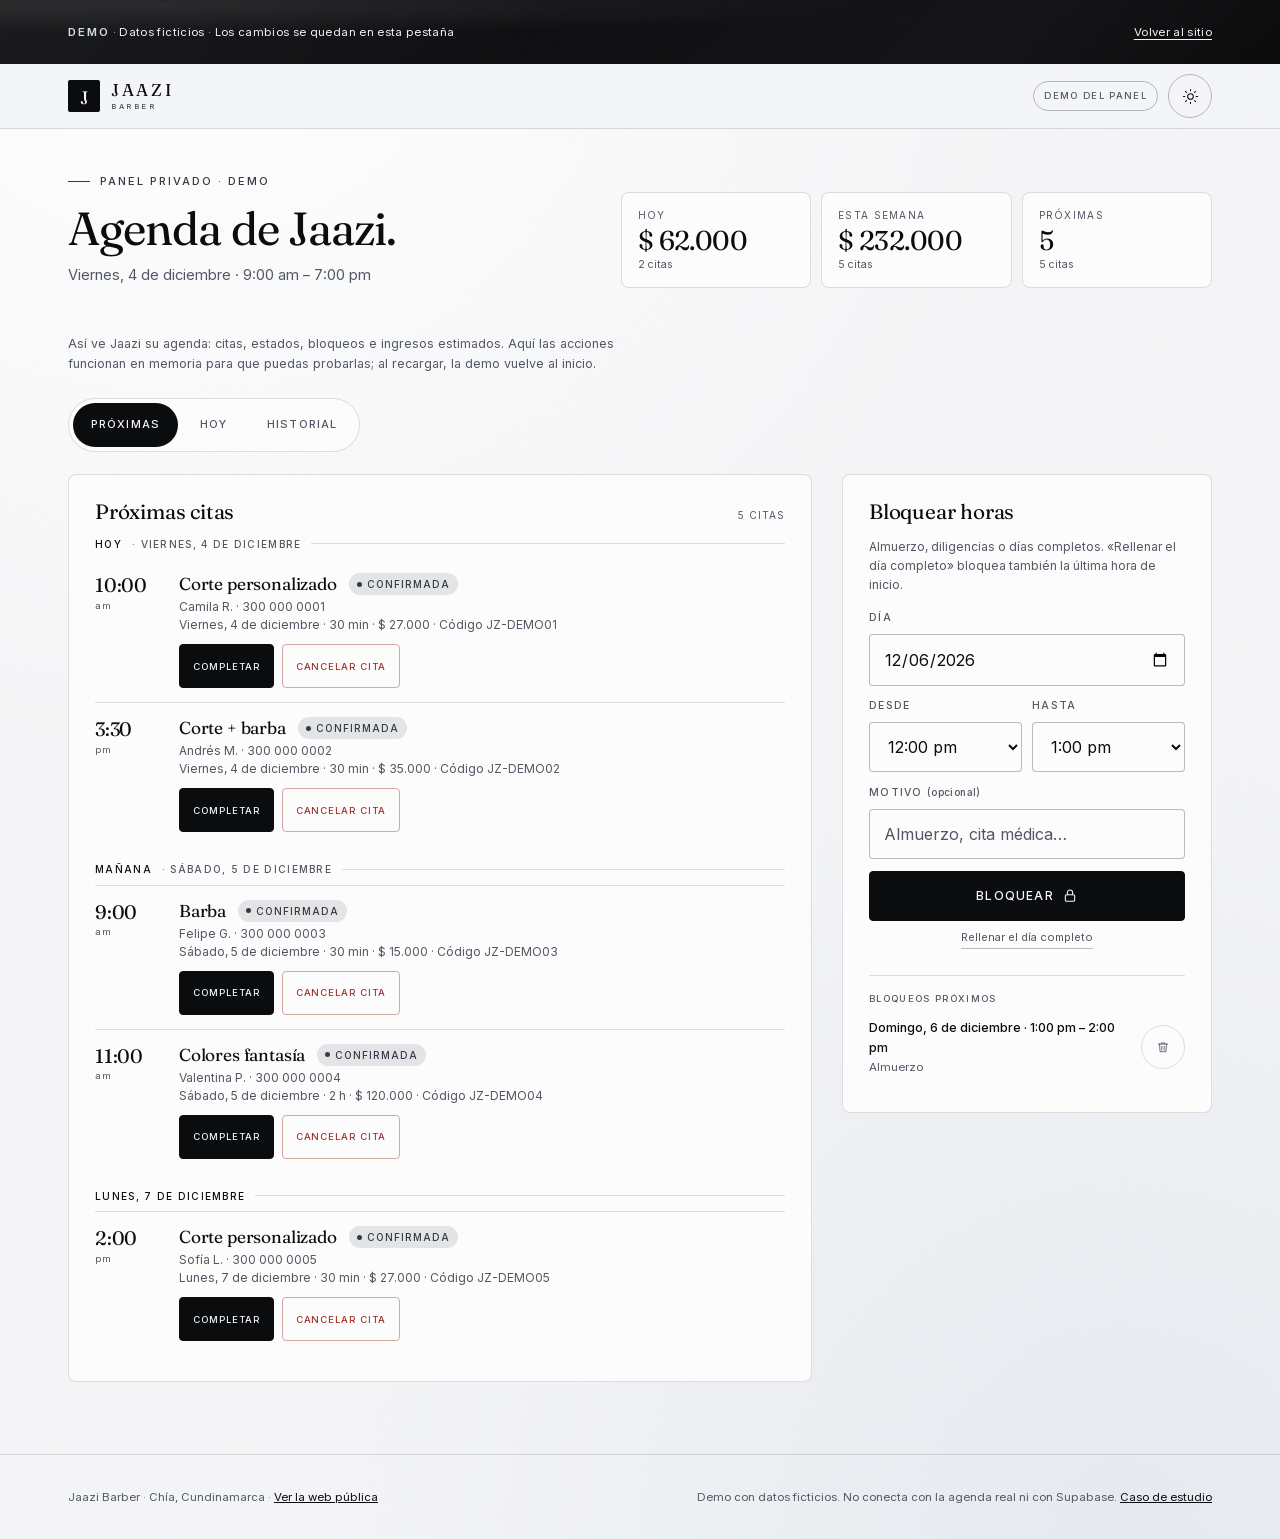
<file: panel-demo.html>
<!doctype html>
<html lang="es">
<head>
  <meta charset="utf-8">
  <meta name="viewport" content="width=device-width, initial-scale=1">
  <title>Demo del panel — Jaazi Barber</title>
  <meta name="robots" content="noindex, nofollow, noarchive">
  <meta name="theme-color" content="#f4f5f7">
  <script>
    (function () {
      try {
        var stored = localStorage.getItem("jaazi.theme");
        var dark = stored ? stored === "dark" : window.matchMedia("(prefers-color-scheme: dark)").matches;
        var theme = dark ? "dark" : "light";
        document.documentElement.setAttribute("data-theme", theme);
        document.documentElement.style.colorScheme = theme;
        var meta = document.querySelector('meta[name="theme-color"]');
        if (meta) meta.setAttribute("content", theme === "dark" ? "#0b0c0e" : "#f4f5f7");
      } catch (err) { /* sin preferencia guardada */ }
    })();
  </script>
  <link rel="icon" href="assets/favicon.svg?v=2" type="image/svg+xml">
  <link rel="apple-touch-icon" href="assets/apple-touch-icon.png?v=2">
  <link rel="preload" href="assets/fonts/fraunces-latin.woff2" as="font" type="font/woff2" crossorigin>
  <link rel="preload" href="assets/fonts/inter-latin.woff2" as="font" type="font/woff2" crossorigin>
  <link rel="stylesheet" href="assets/fonts/fonts.css">
  <link rel="stylesheet" href="assets/css/site.css?v=3">
  <link rel="stylesheet" href="assets/css/panel.css?v=3">
  <link rel="stylesheet" href="assets/css/demo.css?v=2">
  <script src="assets/js/site.js?v=3" defer></script>
</head>
<body data-page="panel">
  <a class="skip-link" href="#panel-main">Saltar al contenido</a>

  <div class="demo-strip" role="note">
    <div class="container demo-strip__inner">
      <p><strong>Demo</strong> · Datos ficticios · Los cambios se quedan en esta pestaña</p>
      <a href="index.html">Volver al sitio</a>
    </div>
  </div>

  <header class="panel-bar">
    <div class="panel-bar__inner">
      <a class="brand" href="index.html" aria-label="Jaazi Barber, inicio">
        <span class="brand__mark" aria-hidden="true">J</span>
        <span class="brand__text">Jaazi<span class="brand__sub">Barber</span></span>
      </a>
      <div class="panel-bar__actions">
        <span class="panel-bar__tag">Demo del panel</span>
        <button class="theme-toggle" type="button" data-theme-toggle aria-pressed="false" aria-label="Activar modo oscuro" title="Activar modo oscuro">
          <svg class="theme-toggle__sun" viewBox="0 0 24 24" fill="none" aria-hidden="true"><circle cx="12" cy="12" r="4" stroke="currentColor" stroke-width="1.5"/><path d="M12 2v2M12 20v2M2 12h2M20 12h2M4.9 4.9l1.4 1.4M17.7 17.7l1.4 1.4M19.1 4.9l-1.4 1.4M6.3 17.7l-1.4 1.4" stroke="currentColor" stroke-width="1.5" stroke-linecap="round"/></svg>
          <svg class="theme-toggle__moon" viewBox="0 0 24 24" fill="none" aria-hidden="true"><path d="M20 14.5A8.5 8.5 0 0 1 9.5 4a8.5 8.5 0 1 0 10.5 10.5Z" stroke="currentColor" stroke-width="1.5" stroke-linejoin="round"/></svg>
        </button>
      </div>
    </div>
  </header>

  <main id="panel-main" tabindex="-1">
    <div class="container">
      <section id="app-view">
        <div class="panel-head">
          <div>
            <p class="eyebrow">Panel privado · demo</p>
            <h1>Agenda de Jaazi.</h1>
            <p class="lede" id="today-label"></p>
          </div>
          <div class="metrics" role="group" aria-label="Resumen">
            <div class="metric">
              <span>Hoy</span>
              <strong data-metric="today">—</strong>
              <small data-metric-count="today"></small>
            </div>
            <div class="metric">
              <span>Esta semana</span>
              <strong data-metric="week">—</strong>
              <small data-metric-count="week"></small>
            </div>
            <div class="metric">
              <span>Próximas</span>
              <strong data-metric="upcoming">—</strong>
              <small data-metric-count="upcoming"></small>
            </div>
          </div>
        </div>

        <p class="demo-note" role="note">
          Así ve Jaazi su agenda: citas, estados, bloqueos e ingresos estimados. Aquí las acciones
          funcionan en memoria para que puedas probarlas; al recargar, la demo vuelve al inicio.
        </p>

        <div class="tabs" role="tablist" aria-label="Filtrar citas">
          <button class="tab" type="button" role="tab" id="tab-upcoming" aria-selected="true" aria-controls="booking-panel" data-tab="upcoming">Próximas</button>
          <button class="tab" type="button" role="tab" id="tab-today" aria-selected="false" aria-controls="booking-panel" data-tab="today" tabindex="-1">Hoy</button>
          <button class="tab" type="button" role="tab" id="tab-history" aria-selected="false" aria-controls="booking-panel" data-tab="history" tabindex="-1">Historial</button>
        </div>

        <div class="panel-grid">
          <section class="panel-card" id="booking-panel" role="tabpanel" aria-labelledby="tab-upcoming">
            <div class="panel-card__head">
              <h2 id="list-title">Próximas citas</h2>
              <span class="panel-card__count" id="list-count" aria-live="polite"></span>
            </div>
            <div class="booking-list" id="booking-list"></div>
          </section>

          <aside class="panel-card panel-card--side">
            <div class="panel-card__head">
              <h2>Bloquear horas</h2>
            </div>
            <p class="panel-hint">Almuerzo, diligencias o días completos. «Rellenar el día completo» bloquea también la última hora de inicio.</p>

            <form id="block-form" class="block-form" novalidate>
              <div class="field">
                <label for="block-date">Día</label>
                <input class="input" id="block-date" name="date" type="date" required>
              </div>
              <div class="block-form__row">
                <div class="field">
                  <label for="block-start">Desde</label>
                  <select class="input" id="block-start" name="start"></select>
                </div>
                <div class="field">
                  <label for="block-end">Hasta</label>
                  <select class="input" id="block-end" name="end"></select>
                </div>
              </div>
              <div class="field">
                <label for="block-reason">Motivo <span class="field__optional">(opcional)</span></label>
                <input class="input" id="block-reason" name="reason" type="text" maxlength="80" placeholder="Almuerzo, cita médica…">
              </div>
              <p class="field__error" id="block-error" role="alert" hidden></p>
              <div class="block-form__actions">
                <button class="btn btn--primary btn--block" type="submit">
                  Bloquear
                  <svg viewBox="0 0 24 24" fill="none" aria-hidden="true"><rect x="5" y="10" width="14" height="10" rx="2" stroke="currentColor" stroke-width="1.6"/><path d="M8 10V7a4 4 0 0 1 8 0v3" stroke="currentColor" stroke-width="1.6" stroke-linecap="round"/></svg>
                </button>
                <button class="link-btn" type="button" data-block-day>Rellenar el día completo</button>
              </div>
            </form>

            <h3 class="block-list__title">Bloqueos próximos</h3>
            <div class="block-list" id="block-list"></div>
          </aside>
        </div>
      </section>
    </div>
  </main>

  <footer class="panel-foot">
    <div class="container">
      <p>Jaazi Barber · Chía, Cundinamarca · <a href="index.html">Ver la web pública</a></p>
      <p>Demo con datos ficticios. No conecta con la agenda real ni con Supabase. <a href="https://github.com/georgemm28d/jaazi-barber#readme">Caso de estudio</a></p>
    </div>
  </footer>

  <div class="demo-toast" id="demo-toast" role="status" aria-live="polite"></div>

  <script>
    (function () {
      "use strict";

      var OPEN = 9 * 60;
      var CLOSE = 19 * 60;
      var SUNDAY_OPEN = 12 * 60;
      var SUNDAY_CLOSE = 17 * 60;
      var STATUS = { confirmed: "Confirmada", completed: "Completada", cancelled: "Cancelada" };
      var TITLES = { upcoming: "Próximas citas", today: "Citas de hoy", history: "Historial" };

      function pad(n) { return String(n).padStart(2, "0"); }
      function keyOf(d) { return d.getFullYear() + "-" + pad(d.getMonth() + 1) + "-" + pad(d.getDate()); }
      function addDays(d, n) { var x = new Date(d.getFullYear(), d.getMonth(), d.getDate()); x.setDate(x.getDate() + n); return x; }
      function fromKey(k) { var p = k.split("-").map(Number); return new Date(p[0], p[1] - 1, p[2]); }
      function todayKey() { return keyOf(new Date()); }
      function scheduleFor(k) {
        var sunday = fromKey(k).getDay() === 0;
        return { open: sunday ? SUNDAY_OPEN : OPEN, close: sunday ? SUNDAY_CLOSE : CLOSE };
      }
      // La última cita puede empezar a la hora de cierre: el bloqueo de día
      // completo debe pasar un paso más allá para no dejar libre ese inicio.
      function dayEndFor(k) {
        return scheduleFor(k).close + 30;
      }
      function scheduleLabel(k) {
        var b = scheduleFor(k);
        var fmt = function (m) { return timeLabel(pad(Math.floor(m / 60)) + ":" + pad(m % 60)); };
        return fmt(b.open) + " – " + fmt(b.close);
      }
      function longDate(k) {
        var s = new Intl.DateTimeFormat("es-CO", { weekday: "long", day: "numeric", month: "long" }).format(fromKey(k));
        return s.charAt(0).toUpperCase() + s.slice(1);
      }
      function money(n) { return "$ " + new Intl.NumberFormat("es-CO").format(n); }
      function durationLabel(m) {
        if (m < 60) return m + " min";
        var h = m / 60;
        return h === 1 ? "1 h" : (Number.isInteger(h) ? h + " h" : Math.floor(h) + " h " + (m % 60) + " min");
      }
      function timeLabel(t) {
        var p = String(t).split(":").map(Number);
        var h = p[0];
        var suffix = h >= 12 ? "pm" : "am";
        return (h % 12 || 12) + ":" + pad(p[1]) + " " + suffix;
      }
      function endTime(time, duration) {
        var p = time.split(":").map(Number);
        var total = p[0] * 60 + p[1] + (Number(duration) || 30);
        return pad(Math.floor(total / 60)) + ":" + pad(total % 60);
      }
      function esc(v) {
        return String(v == null ? "" : v).replace(/&/g, "&amp;").replace(/</g, "&lt;")
          .replace(/>/g, "&gt;").replace(/"/g, "&quot;").replace(/'/g, "&#39;");
      }

      var today = todayKey();
      var state = {
        filter: "upcoming",
        bookings: [
          { id: "d1", code: "JZ-DEMO01", serviceName: "Corte personalizado", price: 27000, duration: 30, date: today, time: "10:00", name: "Camila R.", phone: "300 000 0001", status: "confirmed" },
          { id: "d2", code: "JZ-DEMO02", serviceName: "Corte + barba", price: 35000, duration: 30, date: today, time: "15:30", name: "Andrés M.", phone: "300 000 0002", status: "confirmed" },
          { id: "d3", code: "JZ-DEMO03", serviceName: "Barba", price: 15000, duration: 30, date: keyOf(addDays(new Date(), 1)), time: "09:00", name: "Felipe G.", phone: "300 000 0003", status: "confirmed" },
          { id: "d4", code: "JZ-DEMO04", serviceName: "Colores fantasía", price: 120000, duration: 120, date: keyOf(addDays(new Date(), 1)), time: "11:00", name: "Valentina P.", phone: "300 000 0004", status: "confirmed" },
          { id: "d5", code: "JZ-DEMO05", serviceName: "Corte personalizado", price: 27000, duration: 30, date: keyOf(addDays(new Date(), 3)), time: "14:00", name: "Sofía L.", phone: "300 000 0005", status: "confirmed" },
          { id: "d6", code: "JZ-DEMO06", serviceName: "Corte + barba", price: 35000, duration: 30, date: keyOf(addDays(new Date(), -1)), time: "16:00", name: "Daniel R.", phone: "300 000 0006", status: "completed" },
          { id: "d7", code: "JZ-DEMO07", serviceName: "Barba", price: 15000, duration: 30, date: keyOf(addDays(new Date(), -2)), time: "12:00", name: "Laura C.", phone: "300 000 0007", status: "cancelled" }
        ],
        blocks: [
          { id: "b1", date: keyOf(addDays(new Date(), 2)), start: "13:00", end: "14:00", reason: "Almuerzo" }
        ]
      };

      var listEl = document.getElementById("booking-list");
      var listTitle = document.getElementById("list-title");
      var listCount = document.getElementById("list-count");
      var blockListEl = document.getElementById("block-list");
      var blockForm = document.getElementById("block-form");
      var blockDate = document.getElementById("block-date");
      var blockStart = document.getElementById("block-start");
      var blockEnd = document.getElementById("block-end");
      var blockReason = document.getElementById("block-reason");
      var blockError = document.getElementById("block-error");
      var toastEl = document.getElementById("demo-toast");
      var toastTimer = null;

      document.getElementById("today-label").textContent = longDate(today) + " · " + scheduleLabel(today);

      function toast(message) {
        toastEl.textContent = message;
        toastEl.classList.add("is-visible");
        clearTimeout(toastTimer);
        toastTimer = setTimeout(function () { toastEl.classList.remove("is-visible"); }, 2600);
      }

      function isActive(s) { return s === "confirmed"; }

      function weekRange() {
        var now = new Date();
        var d = new Date(now.getFullYear(), now.getMonth(), now.getDate());
        var offset = (d.getDay() + 6) % 7;
        var start = addDays(d, -offset);
        return { start: keyOf(start), end: keyOf(addDays(start, 6)) };
      }

      function metrics() {
        var week = weekRange();
        var out = { today: { total: 0, count: 0 }, week: { total: 0, count: 0 }, upcoming: 0 };
        state.bookings.forEach(function (b) {
          if (b.status === "cancelled") return;
          if (b.date === today) { out.today.total += b.price; out.today.count += 1; }
          if (b.date >= week.start && b.date <= week.end) { out.week.total += b.price; out.week.count += 1; }
          if (isActive(b.status) && b.date >= today) out.upcoming += 1;
        });
        return out;
      }

      function filtered() {
        var list;
        if (state.filter === "today") {
          list = state.bookings.filter(function (b) { return b.date === today; });
          return list.sort(function (a, b) { return a.time.localeCompare(b.time); });
        }
        if (state.filter === "history") {
          list = state.bookings.filter(function (b) { return b.date < today || b.status === "cancelled" || b.status === "completed"; });
          return list.sort(function (a, b) { return (b.date + b.time).localeCompare(a.date + a.time); });
        }
        list = state.bookings.filter(function (b) { return isActive(b.status) && b.date >= today; });
        return list.sort(function (a, b) { return (a.date + a.time).localeCompare(b.date + b.time); });
      }

      function statusChip(s) {
        var k = STATUS[s] ? s : "confirmed";
        return '<span class="bchip bchip--' + k + '">' + STATUS[k] + "</span>";
      }

      function actions(b) {
        if (!isActive(b.status)) return "";
        return '<div class="bcard__actions" data-actions>' +
          '<button class="mini-btn mini-btn--primary" type="button" data-action="completed" data-id="' + b.id + '">Completar</button>' +
          '<button class="mini-btn mini-btn--danger" type="button" data-action="cancel" data-id="' + b.id + '">Cancelar cita</button>' +
        "</div>";
      }

      function card(b) {
        var label = timeLabel(b.time).split(" ");
        return '<article class="bcard" data-id="' + b.id + '">' +
          '<div class="bcard__time"><strong>' + label[0] + "</strong><span>" + label[1] + "</span></div>" +
          '<div class="bcard__main">' +
            '<div class="bcard__top"><h3 class="bcard__service">' + esc(b.serviceName) + "</h3>" + statusChip(b.status) + "</div>" +
            '<p class="bcard__meta">' + esc(b.name) + " · " + esc(b.phone) + "</p>" +
            '<p class="bcard__meta">' + esc(longDate(b.date)) + " · " + durationLabel(b.duration) + " · " + money(b.price) + " · Código " + b.code + "</p>" +
            actions(b) +
          "</div>" +
        "</article>";
      }

      function daySep(k) {
        var label = k === today ? "<strong>Hoy</strong> · " + longDate(k)
          : k === keyOf(addDays(new Date(), 1)) ? "<strong>Mañana</strong> · " + longDate(k)
          : "<strong>" + longDate(k) + "</strong>";
        return '<h3 class="day-sep">' + label + "</h3>";
      }

      function renderBookings() {
        var list = filtered();
        listTitle.textContent = TITLES[state.filter];
        listCount.textContent = list.length ? list.length + (list.length === 1 ? " cita" : " citas") : "";
        if (!list.length) {
          listEl.innerHTML = '<p class="booking-empty">' + (state.filter === "upcoming"
            ? "No hay citas próximas."
            : state.filter === "today" ? "Hoy no hay citas agendadas." : "Todavía no hay historial.") + "</p>";
          return;
        }
        var html = "";
        var last = null;
        list.forEach(function (b) {
          if (b.date !== last) { html += daySep(b.date); last = b.date; }
          html += card(b);
        });
        listEl.innerHTML = html;
      }

      function renderMetrics() {
        var m = metrics();
        var word = function (n) { return n + (n === 1 ? " cita" : " citas"); };
        document.querySelector('[data-metric="today"]').textContent = money(m.today.total);
        document.querySelector('[data-metric-count="today"]').textContent = word(m.today.count);
        document.querySelector('[data-metric="week"]').textContent = money(m.week.total);
        document.querySelector('[data-metric-count="week"]').textContent = word(m.week.count);
        document.querySelector('[data-metric="upcoming"]').textContent = m.upcoming;
        document.querySelector('[data-metric-count="upcoming"]').textContent = word(m.upcoming);
      }

      function renderBlocks() {
        if (!state.blocks.length) {
          blockListEl.innerHTML = '<p class="block-empty">No hay bloqueos próximos.</p>';
          return;
        }
        blockListEl.innerHTML = state.blocks.map(function (b) {
          return '<div class="block-item" data-block-id="' + b.id + '">' +
            '<div class="block-item__body"><div class="block-item__when">' + longDate(b.date) + " · " + timeLabel(b.start) + " – " + timeLabel(b.end) + "</div>" +
            (b.reason ? '<div class="block-item__reason">' + esc(b.reason) + "</div>" : "") + "</div>" +
            '<button class="icon-btn" type="button" data-remove-block="' + b.id + '" aria-label="Quitar bloqueo" title="Quitar bloqueo">' +
              '<svg viewBox="0 0 24 24" fill="none" aria-hidden="true"><path d="M4 7h16M9 7V5h6v2M6 7l1 13h10l1-13M10 11v6M14 11v6" stroke="currentColor" stroke-width="1.5" stroke-linecap="round" stroke-linejoin="round"/></svg>' +
            "</button></div>";
        }).join("");
      }

      function render() { renderMetrics(); renderBookings(); renderBlocks(); }

      function selectOptions(from, to, step, selected) {
        var html = "";
        for (var m = from; m <= to; m += step) {
          var v = pad(Math.floor(m / 60)) + ":" + pad(m % 60);
          html += '<option value="' + v + '"' + (v === selected ? " selected" : "") + ">" + timeLabel(v) + "</option>";
        }
        return html;
      }
      function blockTimeValue(m) { return pad(Math.floor(m / 60)) + ":" + pad(m % 60); }

      function rebuildBlockOptions() {
        var k = blockDate.value || today;
        var b = scheduleFor(k);
        var last = dayEndFor(k);
        var s = blockStart.value;
        var e = blockEnd.value;
        blockStart.innerHTML = selectOptions(b.open, b.close, 30, s);
        blockEnd.innerHTML = selectOptions(b.open + 30, last, 30, e);
        if (!blockStart.value || blockStart.value < blockTimeValue(b.open)) blockStart.value = blockTimeValue(b.open);
        if (!blockEnd.value || blockEnd.value <= blockStart.value) blockEnd.value = blockTimeValue(b.open + 30);
      }

      blockDate.min = today;
      blockDate.value = keyOf(addDays(new Date(), 2));
      rebuildBlockOptions();
      blockStart.value = "12:00";
      blockEnd.value = "13:00";
      blockDate.addEventListener("change", rebuildBlockOptions);

      function overlapsBooking(date, start, end) {
        return state.bookings.some(function (b) {
          if (b.date !== date || !isActive(b.status)) return false;
          return start < endTime(b.time, b.duration) && b.time < end;
        });
      }
      function overlapsBlock(date, start, end) {
        return state.blocks.some(function (b) { return b.date === date && start < b.end && b.start < end; });
      }

      blockForm.addEventListener("submit", function (e) {
        e.preventDefault();
        var date = blockDate.value;
        var start = blockStart.value;
        var end = blockEnd.value;
        blockError.hidden = true;
        if (!date) { blockError.textContent = "Elige un día para bloquear."; blockError.hidden = false; return; }
        if (date < today) { blockError.textContent = "Ese día ya pasó. Elige hoy o una fecha futura."; blockError.hidden = false; return; }
        if (end <= start) { blockError.textContent = "La hora final debe ser posterior a la inicial."; blockError.hidden = false; return; }
        if (overlapsBlock(date, start, end)) { blockError.textContent = "Ya existe un bloqueo que se cruza con ese horario."; blockError.hidden = false; return; }
        if (overlapsBooking(date, start, end)) { blockError.textContent = "Hay una cita en ese rango. Cancélala primero o elige otro horario."; blockError.hidden = false; return; }
        state.blocks.push({ id: "b" + Date.now(), date: date, start: start, end: end, reason: blockReason.value.trim() });
        blockReason.value = "";
        renderBlocks();
        toast("Demo: bloqueo añadido.");
      });

      document.querySelector("[data-block-day]").addEventListener("click", function () {
        var k = blockDate.value || today;
        rebuildBlockOptions();
        var bounds = scheduleFor(k);
        blockStart.value = blockTimeValue(bounds.open);
        blockEnd.value = blockTimeValue(dayEndFor(k));
        blockStart.focus();
      });

      listEl.addEventListener("click", function (e) {
        var cardEl = e.target.closest(".bcard");
        if (!cardEl) return;

        if (e.target.closest("[data-keep]")) {
          var confirm = cardEl.querySelector(".bconfirm");
          var actionsEl = cardEl.querySelector("[data-actions]");
          if (confirm) confirm.remove();
          if (actionsEl) actionsEl.hidden = false;
          return;
        }

        var doCancel = e.target.closest("[data-do-cancel]");
        if (doCancel) {
          var booking = state.bookings.filter(function (b) { return b.id === doCancel.dataset.doCancel; })[0];
          if (booking) booking.status = "cancelled";
          render();
          toast("Demo: cita cancelada. El horario queda libre.");
          return;
        }

        var action = e.target.closest("[data-action]");
        if (!action) return;
        var id = action.dataset.id;
        var target = state.bookings.filter(function (b) { return b.id === id; })[0];
        if (!target) return;

        if (action.dataset.action === "cancel") {
          var acts = cardEl.querySelector("[data-actions]");
          if (acts) acts.hidden = true;
          var box = document.createElement("div");
          box.className = "bconfirm";
          box.innerHTML = '<p>¿Cancelar esta cita? El cliente pierde el cupo.</p>' +
            '<button class="mini-btn" type="button" data-keep>Mantener</button>' +
            '<button class="mini-btn mini-btn--danger" type="button" data-do-cancel="' + id + '">Sí, cancelar</button>';
          cardEl.querySelector(".bcard__main").appendChild(box);
          var keep = box.querySelector("[data-keep]");
          if (keep) keep.focus();
          return;
        }

        target.status = action.dataset.action;
        render();
        toast(action.dataset.action === "confirmed" ? "Demo: cita confirmada." : "Demo: cita completada.");
      });

      blockListEl.addEventListener("click", function (e) {
        var button = e.target.closest("[data-remove-block]");
        if (!button) return;
        var id = button.dataset.removeBlock;
        state.blocks = state.blocks.filter(function (b) { return b.id !== id; });
        renderBlocks();
        toast("Demo: bloqueo eliminado.");
      });

      var tabs = Array.prototype.slice.call(document.querySelectorAll("[data-tab]"));
      function selectTab(tab, focus) {
        state.filter = tab.dataset.tab;
        tabs.forEach(function (other) {
          var on = other === tab;
          other.setAttribute("aria-selected", on ? "true" : "false");
          other.tabIndex = on ? 0 : -1;
        });
        document.getElementById("booking-panel").setAttribute("aria-labelledby", tab.id);
        renderBookings();
        if (focus) tab.focus();
      }
      tabs.forEach(function (tab) {
        tab.addEventListener("click", function () { selectTab(tab, false); });
        tab.addEventListener("keydown", function (e) {
          var index = tabs.indexOf(tab);
          if (e.key === "ArrowRight") { e.preventDefault(); selectTab(tabs[(index + 1) % tabs.length], true); }
          if (e.key === "ArrowLeft") { e.preventDefault(); selectTab(tabs[(index - 1 + tabs.length) % tabs.length], true); }
          if (e.key === "Home") { e.preventDefault(); selectTab(tabs[0], true); }
          if (e.key === "End") { e.preventDefault(); selectTab(tabs[tabs.length - 1], true); }
        });
      });

      render();
    })();
  </script>
</body>
</html>
</file>
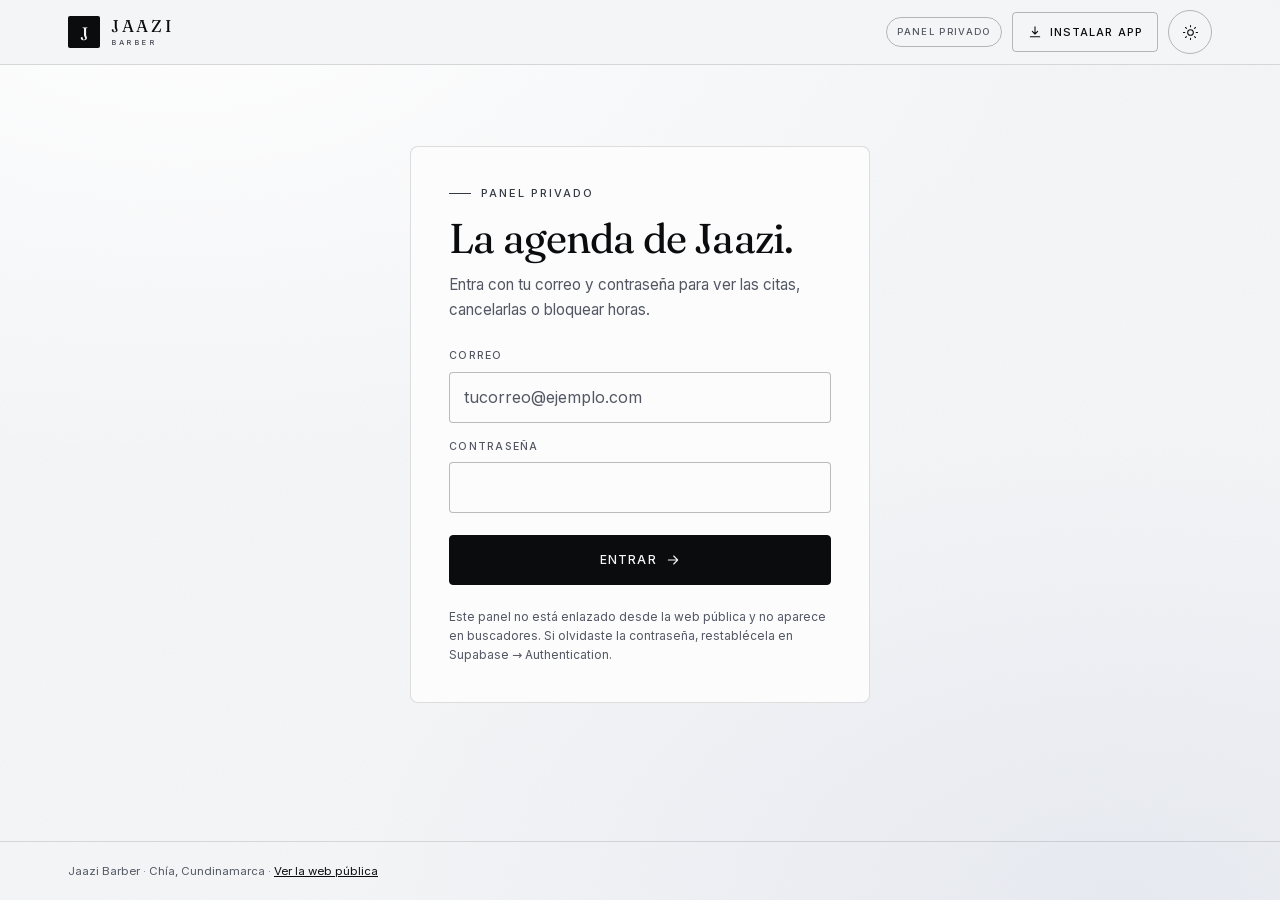
<file: panel.html>
<!doctype html>
<html lang="es">
<head>
  <meta charset="utf-8">
  <meta name="viewport" content="width=device-width, initial-scale=1">
  <title>Agenda privada — Jaazi Barber</title>
  <meta name="robots" content="noindex, nofollow, noarchive">
  <meta name="theme-color" content="#f4f5f7">
  <script>
    (function () {
      try {
        var stored = localStorage.getItem("jaazi.theme");
        var dark = stored ? stored === "dark" : window.matchMedia("(prefers-color-scheme: dark)").matches;
        var theme = dark ? "dark" : "light";
        document.documentElement.setAttribute("data-theme", theme);
        document.documentElement.style.colorScheme = theme;
        var meta = document.querySelector('meta[name="theme-color"]');
        if (meta) meta.setAttribute("content", theme === "dark" ? "#0b0c0e" : "#f4f5f7");
      } catch (err) { /* sin preferencia guardada */ }
    })();
  </script>
  <link rel="icon" href="assets/favicon.svg?v=2" type="image/svg+xml">
  <link rel="apple-touch-icon" href="assets/img/pwa/apple-touch-icon-panel.png?v=1">
  <link rel="manifest" href="panel.webmanifest">
  <meta name="mobile-web-app-capable" content="yes">
  <meta name="apple-mobile-web-app-capable" content="yes">
  <meta name="apple-mobile-web-app-title" content="Panel Jaazi">
  <link rel="preload" href="assets/fonts/fraunces-latin.woff2" as="font" type="font/woff2" crossorigin>
  <link rel="preload" href="assets/fonts/inter-latin.woff2" as="font" type="font/woff2" crossorigin>
  <link rel="stylesheet" href="assets/fonts/fonts.css">
  <link rel="stylesheet" href="assets/css/site.css?v=3">
  <link rel="stylesheet" href="assets/css/panel.css?v=3">
  <script src="assets/js/config.js"></script>
  <script src="assets/js/api.js?v=3" defer></script>
  <script src="assets/js/store.js" defer></script>
  <script src="assets/js/site.js?v=3" defer></script>
  <script src="assets/js/panel.js" defer></script>
</head>
<body data-page="panel">
  <a class="skip-link" href="#panel-main">Saltar al contenido</a>

  <header class="panel-bar">
    <div class="panel-bar__inner">
      <a class="brand" href="index.html" aria-label="Jaazi Barber, inicio">
        <span class="brand__mark" aria-hidden="true">J</span>
        <span class="brand__text">Jaazi<span class="brand__sub">Barber</span></span>
      </a>
      <div class="panel-bar__actions">
        <span class="panel-bar__tag">Panel privado</span>
        <button class="btn btn--sm btn--ghost pwa-panel-btn" type="button" data-pwa-install aria-label="Instalar aplicación del panel" title="Instalar aplicación del panel">
          <svg width="15" height="15" viewBox="0 0 24 24" fill="none" aria-hidden="true"><path d="M12 4v11m0 0-4-4m4 4 4-4M5 19h14" stroke="currentColor" stroke-width="1.6" stroke-linecap="round" stroke-linejoin="round"/></svg>
          <span class="pwa-panel-btn__label">Instalar app</span>
        </button>
        <button class="icon-btn" type="button" data-refresh title="Actualizar datos" aria-label="Actualizar datos" hidden>
          <svg viewBox="0 0 24 24" fill="none" aria-hidden="true"><path d="M20 11a8 8 0 1 0-2.3 5.7M20 5v6h-6" stroke="currentColor" stroke-width="1.5" stroke-linecap="round" stroke-linejoin="round"/></svg>
        </button>
        <button class="theme-toggle" type="button" data-theme-toggle aria-pressed="false" aria-label="Activar modo oscuro" title="Activar modo oscuro">
          <svg class="theme-toggle__sun" viewBox="0 0 24 24" fill="none" aria-hidden="true"><circle cx="12" cy="12" r="4" stroke="currentColor" stroke-width="1.5"/><path d="M12 2v2M12 20v2M2 12h2M20 12h2M4.9 4.9l1.4 1.4M17.7 17.7l1.4 1.4M19.1 4.9l-1.4 1.4M6.3 17.7l-1.4 1.4" stroke="currentColor" stroke-width="1.5" stroke-linecap="round"/></svg>
          <svg class="theme-toggle__moon" viewBox="0 0 24 24" fill="none" aria-hidden="true"><path d="M20 14.5A8.5 8.5 0 0 1 9.5 4a8.5 8.5 0 1 0 10.5 10.5Z" stroke="currentColor" stroke-width="1.5" stroke-linejoin="round"/></svg>
        </button>
        <button class="btn btn--sm btn--ghost" type="button" data-logout hidden>Salir</button>
      </div>
    </div>
  </header>

  <main id="panel-main" tabindex="-1">
    <div class="container">
      <p class="panel-alert" id="panel-alert" role="alert" hidden></p>

      <!-- Acceso -->
      <section class="auth" id="login-view" hidden>
        <p class="eyebrow">Panel privado</p>
        <h1>La agenda de Jaazi.</h1>
        <p class="lede">Entra con tu correo y contraseña para ver las citas, cancelarlas o bloquear horas.</p>

        <form class="auth__form" id="login-form" novalidate>
          <div class="field">
            <label for="login-email">Correo</label>
            <input class="input" id="login-email" name="email" type="email" autocomplete="username" required placeholder="tucorreo@ejemplo.com" aria-describedby="login-error">
          </div>
          <div class="field">
            <label for="login-password">Contraseña</label>
            <input class="input" id="login-password" name="password" type="password" autocomplete="current-password" required aria-describedby="login-error">
          </div>
          <p class="field__error" id="login-error" role="alert" hidden></p>
          <button class="btn btn--primary btn--block" type="submit" id="login-submit">
            <span data-login-label>Entrar</span>
            <svg viewBox="0 0 24 24" fill="none" aria-hidden="true"><path d="M5 12h14M13 6l6 6-6 6" stroke="currentColor" stroke-width="1.6" stroke-linecap="round" stroke-linejoin="round"/></svg>
          </button>
        </form>

        <p class="fineprint auth__note">Este panel no está enlazado desde la web pública y no aparece en buscadores. Si olvidaste la contraseña, restablécela en Supabase → Authentication.</p>
      </section>

      <!-- Agenda -->
      <section id="app-view" hidden>
        <div class="panel-head">
          <div>
            <p class="eyebrow">Panel privado</p>
            <h1>Agenda de Jaazi.</h1>
            <p class="lede" id="today-label"></p>
          </div>
          <div class="metrics" role="group" aria-label="Resumen">
            <div class="metric">
              <span>Hoy</span>
              <strong data-metric="today">—</strong>
              <small data-metric-count="today"></small>
            </div>
            <div class="metric">
              <span>Esta semana</span>
              <strong data-metric="week">—</strong>
              <small data-metric-count="week"></small>
            </div>
            <div class="metric">
              <span>Próximas</span>
              <strong data-metric="upcoming">—</strong>
              <small data-metric-count="upcoming"></small>
            </div>
          </div>
        </div>

        <div class="tabs" role="tablist" aria-label="Filtrar citas">
          <button class="tab" type="button" role="tab" id="tab-upcoming" aria-selected="true" aria-controls="booking-panel" data-tab="upcoming">Próximas</button>
          <button class="tab" type="button" role="tab" id="tab-today" aria-selected="false" aria-controls="booking-panel" data-tab="today">Hoy</button>
          <button class="tab" type="button" role="tab" id="tab-history" aria-selected="false" aria-controls="booking-panel" data-tab="history">Historial</button>
        </div>

        <div class="panel-grid">
          <section class="panel-card" id="booking-panel" role="tabpanel" aria-labelledby="tab-upcoming">
            <div class="panel-card__head">
              <h2 id="list-title">Próximas citas</h2>
              <span class="panel-card__count" id="list-count" aria-live="polite"></span>
            </div>
            <div class="booking-list" id="booking-list"></div>
          </section>

          <aside class="panel-card panel-card--side">
            <div class="panel-card__head">
              <h2>Bloquear horas</h2>
            </div>
            <p class="panel-hint">Almuerzo, diligencias o días completos. «Rellenar el día completo» bloquea también la última hora de inicio.</p>

            <form id="block-form" class="block-form" novalidate>
              <div class="field">
                <label for="block-date">Día</label>
                <input class="input" id="block-date" name="date" type="date" required>
              </div>
              <div class="block-form__row">
                <div class="field">
                  <label for="block-start">Desde</label>
                  <select class="input" id="block-start" name="start"></select>
                </div>
                <div class="field">
                  <label for="block-end">Hasta</label>
                  <select class="input" id="block-end" name="end"></select>
                </div>
              </div>
              <div class="field">
                <label for="block-reason">Motivo <span class="field__optional">(opcional)</span></label>
                <input class="input" id="block-reason" name="reason" type="text" maxlength="80" placeholder="Almuerzo, cita médica…">
              </div>
              <p class="field__error" id="block-error" role="alert" hidden></p>
              <div class="block-form__actions">
                <button class="btn btn--primary btn--block" type="submit">
                  Bloquear
                  <svg viewBox="0 0 24 24" fill="none" aria-hidden="true"><rect x="5" y="10" width="14" height="10" rx="2" stroke="currentColor" stroke-width="1.6"/><path d="M8 10V7a4 4 0 0 1 8 0v3" stroke="currentColor" stroke-width="1.6" stroke-linecap="round"/></svg>
                </button>
                <button class="link-btn" type="button" data-block-day>Rellenar el día completo</button>
              </div>
            </form>

            <h3 class="block-list__title">Bloqueos próximos</h3>
            <div class="block-list" id="block-list"></div>
          </aside>
        </div>
      </section>
    </div>
  </main>

  <footer class="panel-foot">
    <div class="container">
      <p>Jaazi Barber · Chía, Cundinamarca · <a href="index.html">Ver la web pública</a></p>
      <p id="refresh-note" aria-live="polite"></p>
    </div>
  </footer>
</body>
</html>
</file>
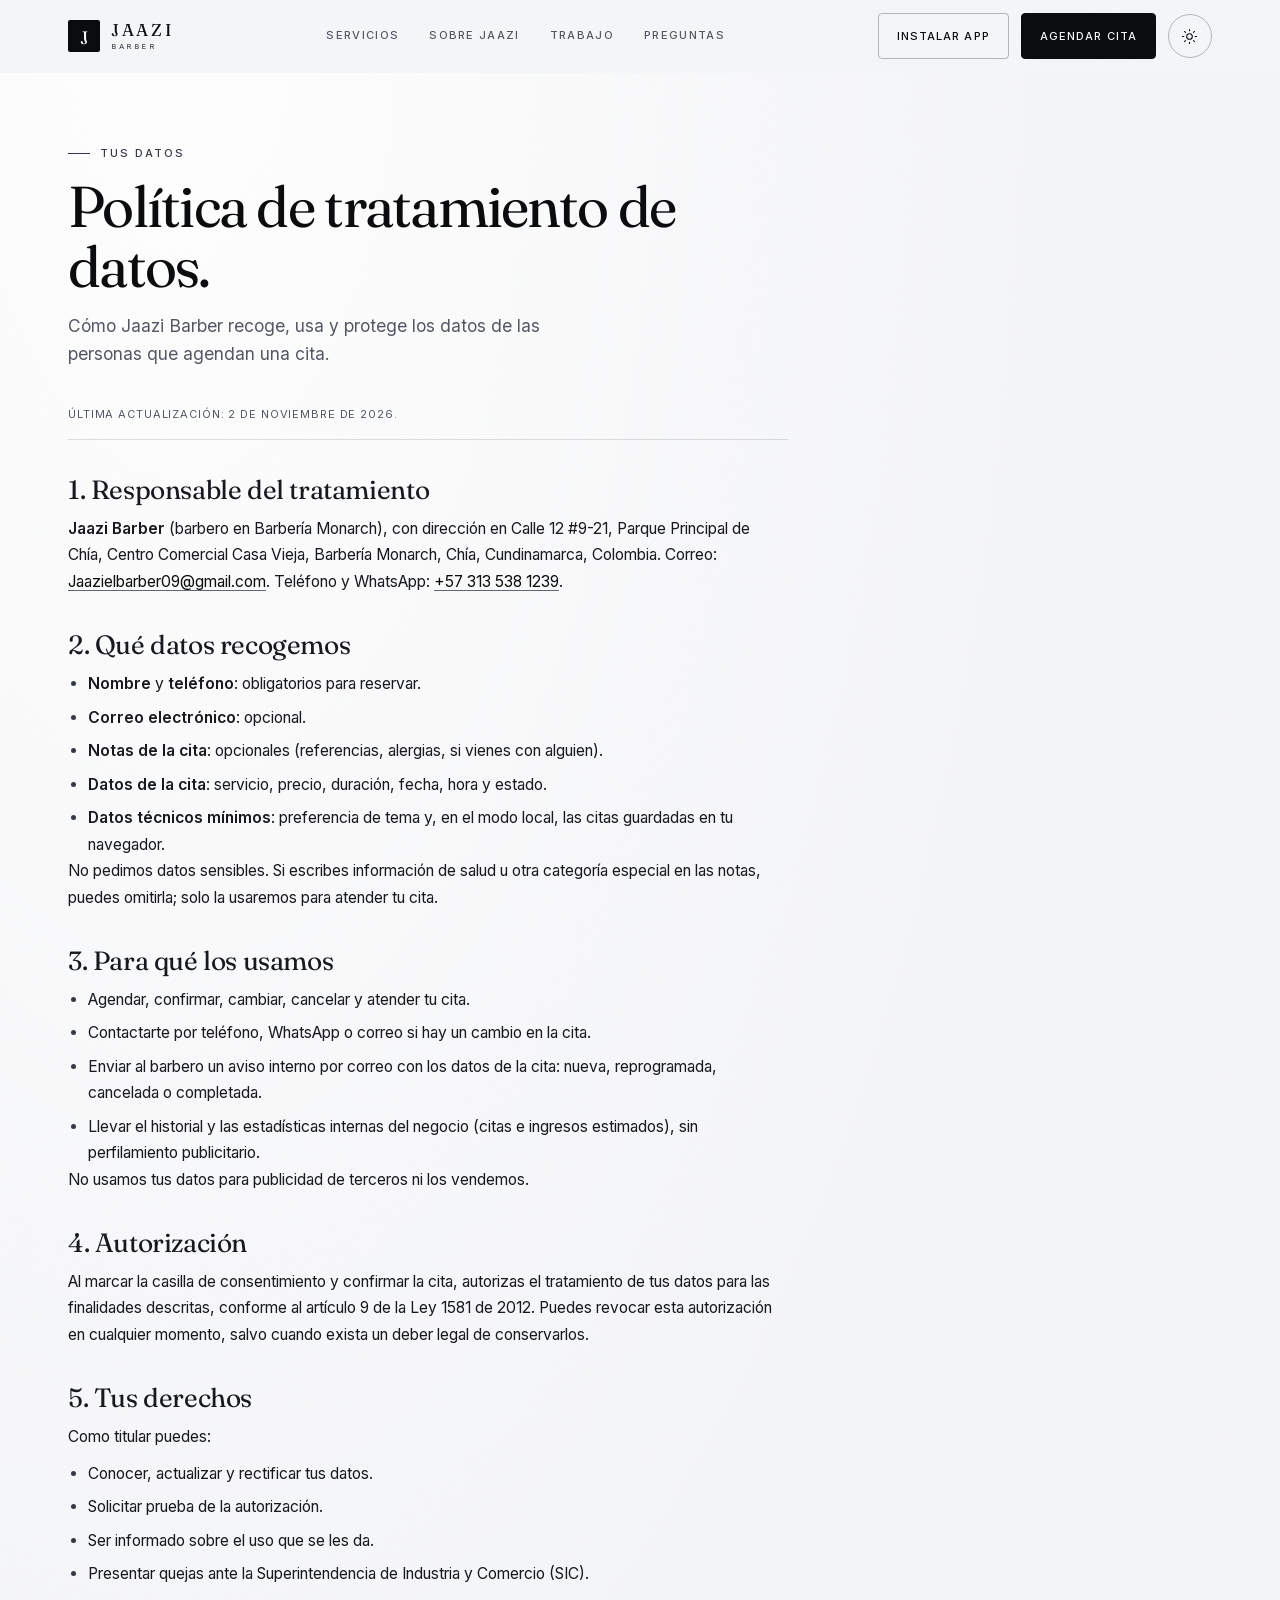
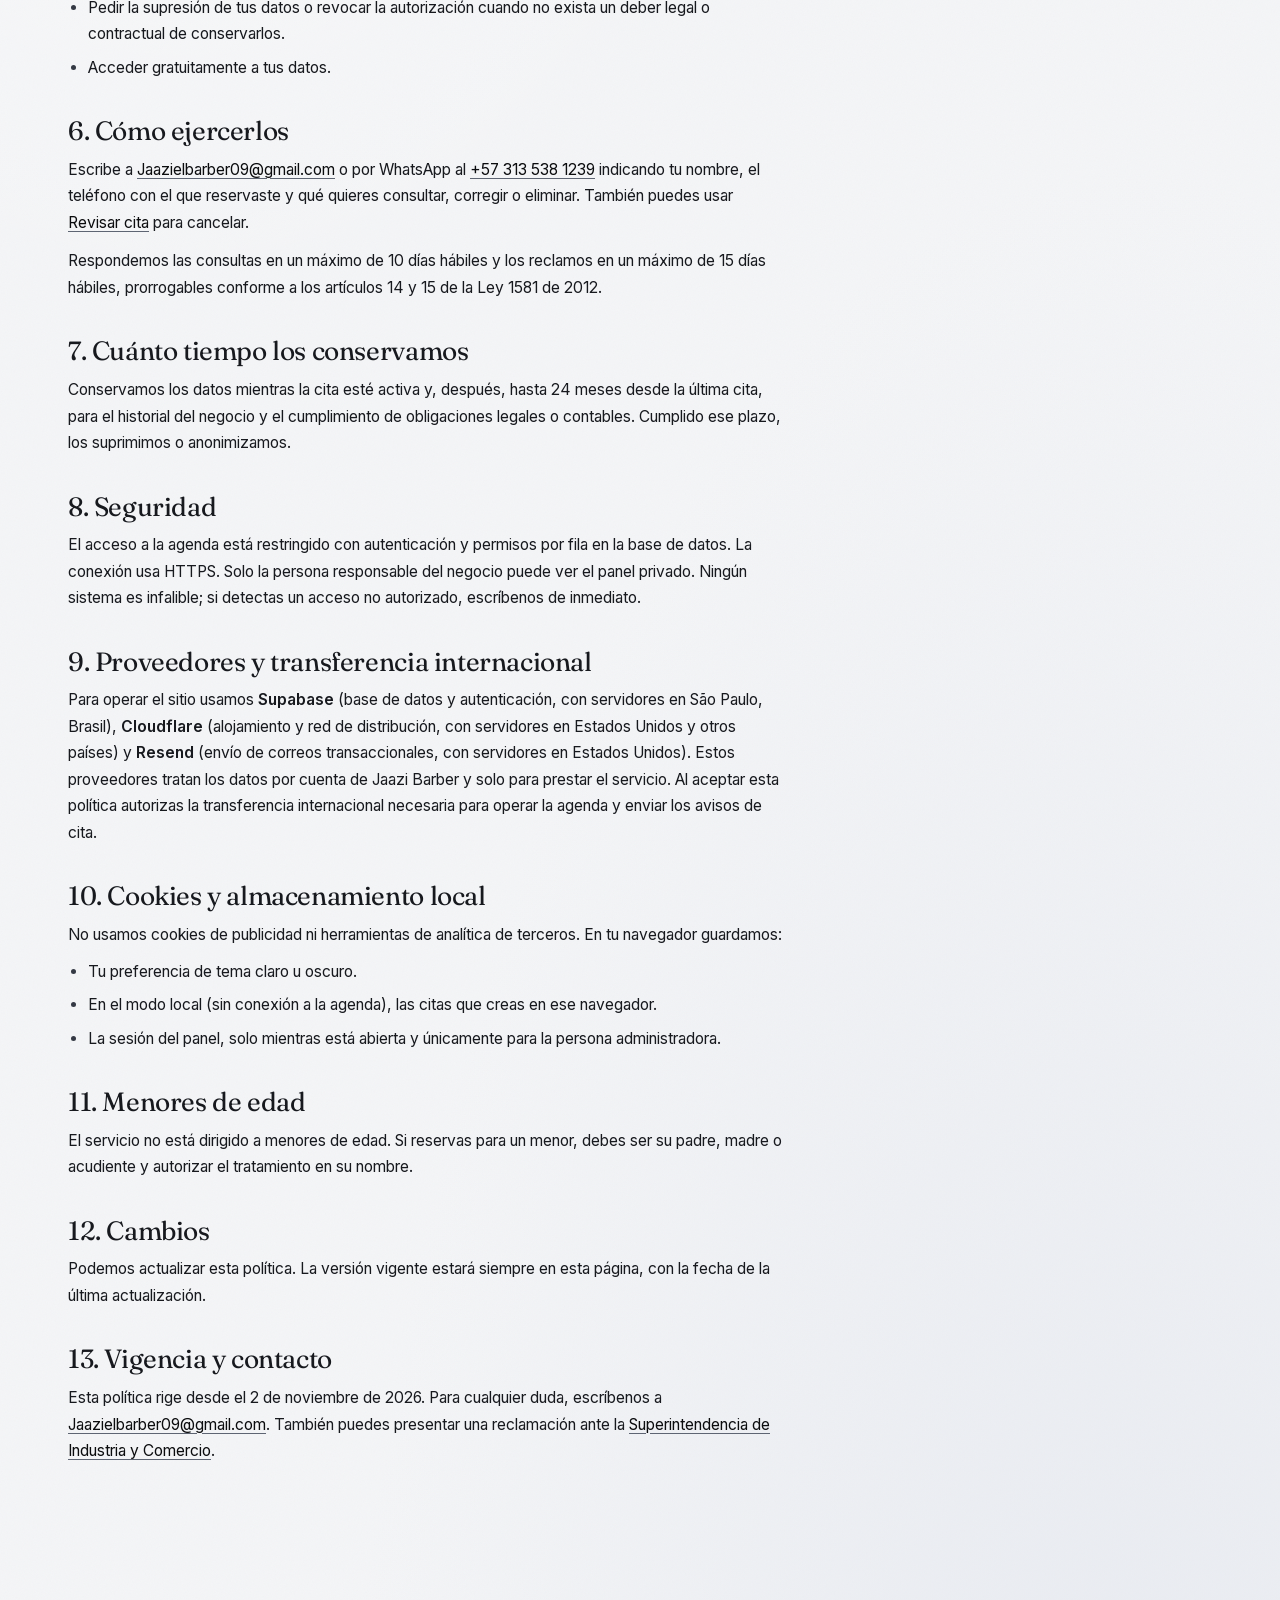
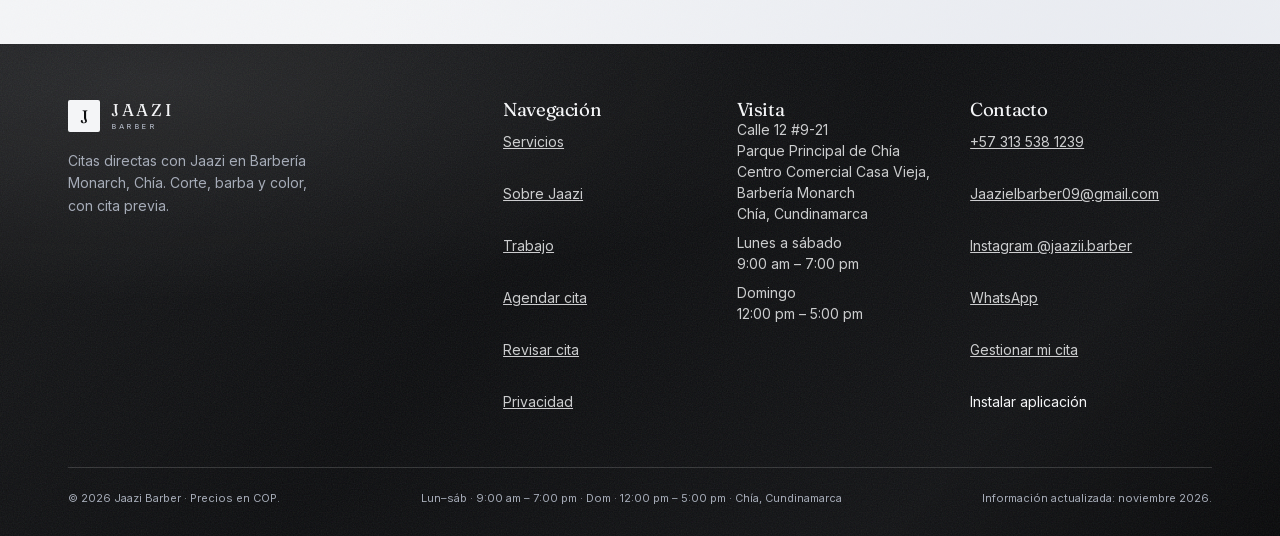
<file: privacidad.html>
<!doctype html>
<html lang="es">
<head>
  <meta charset="utf-8">
  <meta name="viewport" content="width=device-width, initial-scale=1">
  <title>Privacidad — Jaazi Barber · Chía</title>
  <meta name="description" content="Política de tratamiento de datos personales de Jaazi Barber: qué datos recogemos, para qué los usamos y cómo ejercer tus derechos (Ley 1581 de 2012).">
  <link rel="canonical" href="https://jaazi-barber.pages.dev/privacidad">
  <meta property="og:type" content="website">
  <meta property="og:site_name" content="Jaazi Barber">
  <meta property="og:title" content="Privacidad — Jaazi Barber · Chía">
  <meta property="og:description" content="Qué datos recogemos, para qué los usamos y cómo ejercer tus derechos.">
  <meta property="og:url" content="https://jaazi-barber.pages.dev/privacidad">
  <meta property="og:image" content="https://jaazi-barber.pages.dev/assets/img/jaazi-og.jpg?v=2">
  <meta property="og:image:width" content="1200">
  <meta property="og:image:height" content="630">
  <meta property="og:image:alt" content="Jaazi, barbero de Jaazi Barber en Barbería Monarch, Chía">
  <meta property="og:locale" content="es_CO">
  <meta name="twitter:card" content="summary_large_image">
  <meta name="twitter:title" content="Privacidad — Jaazi Barber · Chía">
  <meta name="twitter:description" content="Política de tratamiento de datos personales de Jaazi Barber.">
  <meta name="twitter:image" content="https://jaazi-barber.pages.dev/assets/img/jaazi-og.jpg?v=2">
  <meta name="twitter:image:alt" content="Jaazi, barbero de Jaazi Barber en Barbería Monarch, Chía">
  <meta name="theme-color" content="#f4f5f7">
  <script>
    (function () {
      try {
        var stored = localStorage.getItem("jaazi.theme");
        var dark = stored ? stored === "dark" : window.matchMedia("(prefers-color-scheme: dark)").matches;
        var theme = dark ? "dark" : "light";
        document.documentElement.setAttribute("data-theme", theme);
        document.documentElement.style.colorScheme = theme;
        var meta = document.querySelector('meta[name="theme-color"]');
        if (meta) meta.setAttribute("content", theme === "dark" ? "#0b0c0e" : "#f4f5f7");
      } catch (err) { /* sin preferencia guardada */ }
    })();
  </script>
  <link rel="icon" href="assets/favicon.svg?v=2" type="image/svg+xml">
  <link rel="apple-touch-icon" href="assets/apple-touch-icon.png?v=2">
  <link rel="manifest" href="manifest.webmanifest">
  <meta name="mobile-web-app-capable" content="yes">
  <meta name="apple-mobile-web-app-capable" content="yes">
  <meta name="apple-mobile-web-app-title" content="Jaazi Barber">
  <link rel="preload" href="assets/fonts/fraunces-latin.woff2" as="font" type="font/woff2" crossorigin>
  <link rel="preload" href="assets/fonts/inter-latin.woff2" as="font" type="font/woff2" crossorigin>
  <link rel="stylesheet" href="assets/fonts/fonts.css">
  <link rel="stylesheet" href="assets/css/site.css?v=3">
  <link rel="stylesheet" href="assets/css/booking.css?v=2">
  <script src="assets/js/site.js?v=3" defer></script>
</head>
<body data-page="privacidad">
  <a class="skip-link" href="#main">Saltar al contenido</a>

  <header class="site-header">
    <div class="container site-header__inner">
      <a class="brand" href="index.html" aria-label="Jaazi Barber, inicio">
        <span class="brand__mark" aria-hidden="true">J</span>
        <span class="brand__text">Jaazi<span class="brand__sub">Barber</span></span>
      </a>
      <nav class="nav" aria-label="Navegación principal">
        <a class="nav__link" href="index.html#servicios">Servicios</a>
        <a class="nav__link" href="index.html#estudio">Sobre Jaazi</a>
        <a class="nav__link" href="index.html#trabajo">Trabajo</a>
        <a class="nav__link" href="index.html#preguntas">Preguntas</a>
      </nav>
      <div class="site-header__actions">
        <button class="btn btn--sm btn--ghost" type="button" data-pwa-install>Instalar app</button>
        <a class="btn btn--sm" href="agendar.html">Agendar cita</a>
        <button class="theme-toggle" type="button" data-theme-toggle aria-pressed="false" aria-label="Activar modo oscuro" title="Activar modo oscuro">
          <svg class="theme-toggle__sun" viewBox="0 0 24 24" fill="none" aria-hidden="true"><circle cx="12" cy="12" r="4" stroke="currentColor" stroke-width="1.5"/><path d="M12 2v2M12 20v2M2 12h2M20 12h2M4.9 4.9l1.4 1.4M17.7 17.7l1.4 1.4M19.1 4.9l-1.4 1.4M6.3 17.7l-1.4 1.4" stroke="currentColor" stroke-width="1.5" stroke-linecap="round"/></svg>
          <svg class="theme-toggle__moon" viewBox="0 0 24 24" fill="none" aria-hidden="true"><path d="M20 14.5A8.5 8.5 0 0 1 9.5 4a8.5 8.5 0 1 0 10.5 10.5Z" stroke="currentColor" stroke-width="1.5" stroke-linejoin="round"/></svg>
        </button>
        <button class="menu-toggle" type="button" aria-expanded="false" aria-controls="mobile-menu">
          <span class="menu-toggle__label">Menú</span>
          <span class="menu-toggle__bars" aria-hidden="true"><i></i><i></i></span>
        </button>
      </div>
    </div>
  </header>

  <div class="mobile-menu" id="mobile-menu" hidden>
    <nav class="mobile-menu__nav" aria-label="Navegación móvil">
      <a class="mobile-menu__link" href="index.html#servicios"><span>01</span>Servicios</a>
      <a class="mobile-menu__link" href="index.html#estudio"><span>02</span>Sobre Jaazi</a>
      <a class="mobile-menu__link" href="index.html#trabajo"><span>03</span>Trabajo</a>
      <a class="mobile-menu__link" href="index.html#preguntas"><span>04</span>Preguntas</a>
      <a class="mobile-menu__link" href="agendar.html"><span>05</span>Agendar cita</a>
    </nav>
    <div>
      <a class="btn btn--block" href="index.html">
        Volver al inicio
        <svg viewBox="0 0 24 24" fill="none" aria-hidden="true"><path d="M5 12h14M13 6l6 6-6 6" stroke="currentColor" stroke-width="1.6" stroke-linecap="round" stroke-linejoin="round"/></svg>
      </a>
      <button class="btn btn--ghost btn--block" type="button" data-pwa-install style="margin-top: 10px;">Instalar app</button>
      <div class="mobile-menu__meta" style="margin-top: 20px;">
        <span>Lun–sáb · 9:00 am – 7:00 pm · Dom · 12:00 pm – 5:00 pm</span>
        <span>Chía, Cundinamarca</span>
      </div>
    </div>
  </div>

  <main id="main" tabindex="-1">
    <div class="container">
      <header class="page-head">
        <p class="eyebrow">Tus datos</p>
        <h1>Política de tratamiento de datos.</h1>
        <p class="lede">Cómo Jaazi Barber recoge, usa y protege los datos de las personas que agendan una cita.</p>
      </header>

      <article class="legal">
        <p class="legal__meta">Última actualización: 2 de noviembre de 2026.</p>

        <h2>1. Responsable del tratamiento</h2>
        <p><strong>Jaazi Barber</strong> (barbero en Barbería Monarch), con dirección en Calle 12 #9-21, Parque Principal de Chía, Centro Comercial Casa Vieja, Barbería Monarch, Chía, Cundinamarca, Colombia. Correo: <a href="mailto:Jaazielbarber09@gmail.com">Jaazielbarber09@gmail.com</a>. Teléfono y WhatsApp: <a href="tel:+573135381239">+57 313 538 1239</a>.</p>

        <h2>2. Qué datos recogemos</h2>
        <ul>
          <li><strong>Nombre</strong> y <strong>teléfono</strong>: obligatorios para reservar.</li>
          <li><strong>Correo electrónico</strong>: opcional.</li>
          <li><strong>Notas de la cita</strong>: opcionales (referencias, alergias, si vienes con alguien).</li>
          <li><strong>Datos de la cita</strong>: servicio, precio, duración, fecha, hora y estado.</li>
          <li><strong>Datos técnicos mínimos</strong>: preferencia de tema y, en el modo local, las citas guardadas en tu navegador.</li>
        </ul>
        <p>No pedimos datos sensibles. Si escribes información de salud u otra categoría especial en las notas, puedes omitirla; solo la usaremos para atender tu cita.</p>

        <h2>3. Para qué los usamos</h2>
        <ul>
          <li>Agendar, confirmar, cambiar, cancelar y atender tu cita.</li>
          <li>Contactarte por teléfono, WhatsApp o correo si hay un cambio en la cita.</li>
          <li>Enviar al barbero un aviso interno por correo con los datos de la cita: nueva, reprogramada, cancelada o completada.</li>
          <li>Llevar el historial y las estadísticas internas del negocio (citas e ingresos estimados), sin perfilamiento publicitario.</li>
        </ul>
        <p>No usamos tus datos para publicidad de terceros ni los vendemos.</p>

        <h2>4. Autorización</h2>
        <p>Al marcar la casilla de consentimiento y confirmar la cita, autorizas el tratamiento de tus datos para las finalidades descritas, conforme al artículo 9 de la Ley 1581 de 2012. Puedes revocar esta autorización en cualquier momento, salvo cuando exista un deber legal de conservarlos.</p>

        <h2>5. Tus derechos</h2>
        <p>Como titular puedes:</p>
        <ul>
          <li>Conocer, actualizar y rectificar tus datos.</li>
          <li>Solicitar prueba de la autorización.</li>
          <li>Ser informado sobre el uso que se les da.</li>
          <li>Presentar quejas ante la Superintendencia de Industria y Comercio (SIC).</li>
          <li>Pedir la supresión de tus datos o revocar la autorización cuando no exista un deber legal o contractual de conservarlos.</li>
          <li>Acceder gratuitamente a tus datos.</li>
        </ul>

        <h2>6. Cómo ejercerlos</h2>
        <p>Escribe a <a href="mailto:Jaazielbarber09@gmail.com">Jaazielbarber09@gmail.com</a> o por WhatsApp al <a href="tel:+573135381239">+57 313 538 1239</a> indicando tu nombre, el teléfono con el que reservaste y qué quieres consultar, corregir o eliminar. También puedes usar <a href="revisar.html">Revisar cita</a> para cancelar.</p>
        <p>Respondemos las consultas en un máximo de 10 días hábiles y los reclamos en un máximo de 15 días hábiles, prorrogables conforme a los artículos 14 y 15 de la Ley 1581 de 2012.</p>

        <h2>7. Cuánto tiempo los conservamos</h2>
        <p>Conservamos los datos mientras la cita esté activa y, después, hasta 24 meses desde la última cita, para el historial del negocio y el cumplimiento de obligaciones legales o contables. Cumplido ese plazo, los suprimimos o anonimizamos.</p>

        <h2>8. Seguridad</h2>
        <p>El acceso a la agenda está restringido con autenticación y permisos por fila en la base de datos. La conexión usa HTTPS. Solo la persona responsable del negocio puede ver el panel privado. Ningún sistema es infalible; si detectas un acceso no autorizado, escríbenos de inmediato.</p>

        <h2>9. Proveedores y transferencia internacional</h2>
        <p>Para operar el sitio usamos <strong>Supabase</strong> (base de datos y autenticación, con servidores en São Paulo, Brasil), <strong>Cloudflare</strong> (alojamiento y red de distribución, con servidores en Estados Unidos y otros países) y <strong>Resend</strong> (envío de correos transaccionales, con servidores en Estados Unidos). Estos proveedores tratan los datos por cuenta de Jaazi Barber y solo para prestar el servicio. Al aceptar esta política autorizas la transferencia internacional necesaria para operar la agenda y enviar los avisos de cita.</p>

        <h2>10. Cookies y almacenamiento local</h2>
        <p>No usamos cookies de publicidad ni herramientas de analítica de terceros. En tu navegador guardamos:</p>
        <ul>
          <li>Tu preferencia de tema claro u oscuro.</li>
          <li>En el modo local (sin conexión a la agenda), las citas que creas en ese navegador.</li>
          <li>La sesión del panel, solo mientras está abierta y únicamente para la persona administradora.</li>
        </ul>

        <h2>11. Menores de edad</h2>
        <p>El servicio no está dirigido a menores de edad. Si reservas para un menor, debes ser su padre, madre o acudiente y autorizar el tratamiento en su nombre.</p>

        <h2>12. Cambios</h2>
        <p>Podemos actualizar esta política. La versión vigente estará siempre en esta página, con la fecha de la última actualización.</p>

        <h2>13. Vigencia y contacto</h2>
        <p>Esta política rige desde el 2 de noviembre de 2026. Para cualquier duda, escríbenos a <a href="mailto:Jaazielbarber09@gmail.com">Jaazielbarber09@gmail.com</a>. También puedes presentar una reclamación ante la <a href="https://www.sic.gov.co" target="_blank" rel="noopener">Superintendencia de Industria y Comercio</a>.</p>
      </article>
    </div>
  </main>

  <footer class="site-footer">
    <div class="container">
      <div class="footer__grid">
        <div class="footer__brand">
          <a class="brand" href="index.html" aria-label="Jaazi Barber, inicio">
            <span class="brand__mark" aria-hidden="true">J</span>
            <span class="brand__text">Jaazi<span class="brand__sub">Barber</span></span>
          </a>
          <p class="footer__tagline">Citas directas con Jaazi en Barbería Monarch, Chía. Corte, barba y color, con cita previa.</p>
        </div>
        <div>
          <h3>Navegación</h3>
          <ul class="footer__list">
            <li><a href="index.html#servicios">Servicios</a></li>
            <li><a href="index.html#estudio">Sobre Jaazi</a></li>
            <li><a href="index.html#trabajo">Trabajo</a></li>
            <li><a href="agendar.html">Agendar cita</a></li>
            <li><a href="revisar.html">Revisar cita</a></li>
            <li><a href="privacidad.html">Privacidad</a></li>
          </ul>
        </div>
        <div>
          <h3>Visita</h3>
          <ul class="footer__list">
            <li>Calle 12 #9-21<br>Parque Principal de Chía<br>Centro Comercial Casa Vieja, Barbería Monarch<br>Chía, Cundinamarca</li>
            <li>Lunes a sábado<br>9:00 am – 7:00 pm</li>
            <li>Domingo<br>12:00 pm – 5:00 pm</li>
          </ul>
        </div>
        <div>
          <h3>Contacto</h3>
          <ul class="footer__list">
            <li><a href="tel:+573135381239">+57 313 538 1239</a></li>
            <li><a href="mailto:Jaazielbarber09@gmail.com">Jaazielbarber09@gmail.com</a></li>
            <li><a href="https://www.instagram.com/jaazii.barber" target="_blank" rel="noopener">Instagram @jaazii.barber</a></li>
            <li><a href="https://wa.me/573135381239" target="_blank" rel="noopener">WhatsApp</a></li>
            <li><a href="revisar.html">Gestionar mi cita</a></li>
            <li><button class="footer__btn" type="button" data-pwa-install>Instalar aplicación</button></li>
          </ul>
        </div>
      </div>
      <div class="footer__bottom">
        <p>© <span data-year>2026</span> Jaazi Barber · Precios en COP.</p>
        <p>Lun–sáb · 9:00 am – 7:00 pm · Dom · 12:00 pm – 5:00 pm · Chía, Cundinamarca</p>
        <p>Información actualizada: noviembre 2026.</p>
      </div>
    </div>
  </footer>
</body>
</html>
</file>
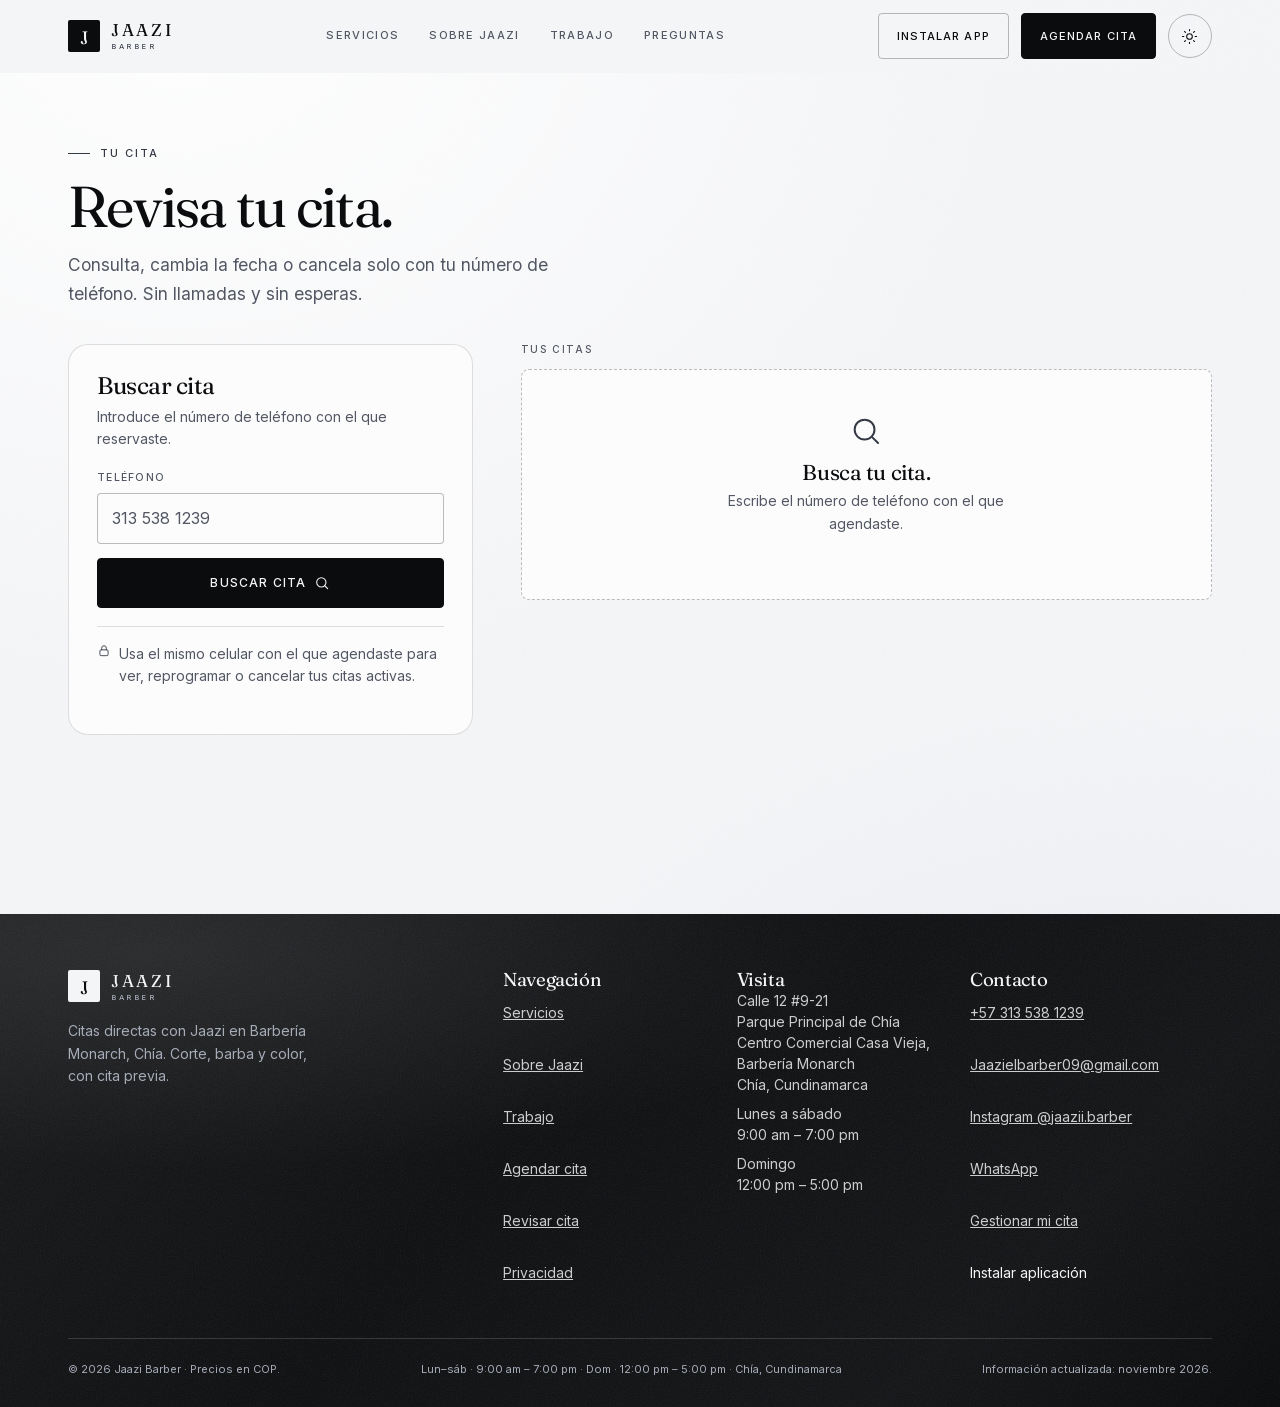
<file: revisar.html>
<!doctype html>
<html lang="es">
<head>
  <meta charset="utf-8">
  <meta name="viewport" content="width=device-width, initial-scale=1">
  <title>Revisar cita — Jaazi Barber · Chía</title>
  <meta name="description" content="Consulta, cambia la fecha o cancela tu cita de Jaazi Barber solo con tu número de teléfono. Sin llamadas.">
  <link rel="canonical" href="https://jaazi-barber.pages.dev/revisar">
  <meta property="og:type" content="website">
  <meta property="og:site_name" content="Jaazi Barber">
  <meta property="og:title" content="Revisar cita — Jaazi Barber · Chía">
  <meta property="og:description" content="Consulta, cambia la fecha o cancela tu cita solo con tu número de teléfono. Sin llamadas.">
  <meta property="og:url" content="https://jaazi-barber.pages.dev/revisar">
  <meta property="og:image" content="https://jaazi-barber.pages.dev/assets/img/jaazi-og.jpg?v=2">
  <meta property="og:image:width" content="1200">
  <meta property="og:image:height" content="630">
  <meta property="og:image:alt" content="Jaazi, barbero de Jaazi Barber en Barbería Monarch, Chía">
  <meta property="og:locale" content="es_CO">
  <meta name="twitter:card" content="summary_large_image">
  <meta name="twitter:title" content="Revisar cita — Jaazi Barber · Chía">
  <meta name="twitter:description" content="Consulta, cambia o cancela tu cita.">
  <meta name="twitter:image" content="https://jaazi-barber.pages.dev/assets/img/jaazi-og.jpg?v=2">
  <meta name="twitter:image:alt" content="Jaazi, barbero de Jaazi Barber en Barbería Monarch, Chía">
  <meta name="theme-color" content="#f4f5f7">
  <script>
    (function () {
      try {
        var stored = localStorage.getItem("jaazi.theme");
        var dark = stored ? stored === "dark" : window.matchMedia("(prefers-color-scheme: dark)").matches;
        var theme = dark ? "dark" : "light";
        document.documentElement.setAttribute("data-theme", theme);
        document.documentElement.style.colorScheme = theme;
        var meta = document.querySelector('meta[name="theme-color"]');
        if (meta) meta.setAttribute("content", theme === "dark" ? "#0b0c0e" : "#f4f5f7");
      } catch (err) { /* sin preferencia guardada */ }
    })();
  </script>
  <script src="assets/js/config.js"></script>
  <script>
    (function () {
      var cfg = window.JAAZI_CONFIG || {};
      var api = Boolean(cfg.supabaseUrl && cfg.supabaseAnonKey);
      document.documentElement.setAttribute("data-mode", api ? "api" : "local");
    })();
  </script>
  <link rel="icon" href="assets/favicon.svg?v=2" type="image/svg+xml">
  <link rel="apple-touch-icon" href="assets/apple-touch-icon.png?v=2">
  <link rel="manifest" href="manifest.webmanifest">
  <meta name="mobile-web-app-capable" content="yes">
  <meta name="apple-mobile-web-app-capable" content="yes">
  <meta name="apple-mobile-web-app-title" content="Jaazi Barber">
  <link rel="preload" href="assets/fonts/fraunces-latin.woff2" as="font" type="font/woff2" crossorigin>
  <link rel="preload" href="assets/fonts/fraunces-latin-italic.woff2" as="font" type="font/woff2" crossorigin>
  <link rel="preload" href="assets/fonts/inter-latin.woff2" as="font" type="font/woff2" crossorigin>
  <link rel="stylesheet" href="assets/fonts/fonts.css">
  <link rel="stylesheet" href="assets/css/site.css?v=3">
  <link rel="stylesheet" href="assets/css/booking.css?v=2">
  <script src="assets/js/api.js?v=3" defer></script>
  <script src="assets/js/store.js" defer></script>
  <script src="assets/js/site.js?v=3" defer></script>
  <script src="assets/js/review.js?v=2" defer></script>
</head>
<body data-page="revisar">
  <a class="skip-link" href="#main">Saltar al contenido</a>

  <header class="site-header">
    <div class="container site-header__inner">
      <a class="brand" href="index.html" aria-label="Jaazi Barber, inicio">
        <span class="brand__mark" aria-hidden="true">J</span>
        <span class="brand__text">Jaazi<span class="brand__sub">Barber</span></span>
      </a>
      <nav class="nav" aria-label="Navegación principal">
        <a class="nav__link" href="index.html#servicios">Servicios</a>
        <a class="nav__link" href="index.html#estudio">Sobre Jaazi</a>
        <a class="nav__link" href="index.html#trabajo">Trabajo</a>
        <a class="nav__link" href="index.html#preguntas">Preguntas</a>
      </nav>
      <div class="site-header__actions">
        <button class="btn btn--sm btn--ghost" type="button" data-pwa-install>Instalar app</button>
        <a class="btn btn--sm" href="agendar.html">Agendar cita</a>
        <button class="theme-toggle" type="button" data-theme-toggle aria-pressed="false" aria-label="Activar modo oscuro" title="Activar modo oscuro">
          <svg class="theme-toggle__sun" viewBox="0 0 24 24" fill="none" aria-hidden="true"><circle cx="12" cy="12" r="4" stroke="currentColor" stroke-width="1.5"/><path d="M12 2v2M12 20v2M2 12h2M20 12h2M4.9 4.9l1.4 1.4M17.7 17.7l1.4 1.4M19.1 4.9l-1.4 1.4M6.3 17.7l-1.4 1.4" stroke="currentColor" stroke-width="1.5" stroke-linecap="round"/></svg>
          <svg class="theme-toggle__moon" viewBox="0 0 24 24" fill="none" aria-hidden="true"><path d="M20 14.5A8.5 8.5 0 0 1 9.5 4a8.5 8.5 0 1 0 10.5 10.5Z" stroke="currentColor" stroke-width="1.5" stroke-linejoin="round"/></svg>
        </button>
        <button class="menu-toggle" type="button" aria-expanded="false" aria-controls="mobile-menu">
          <span class="menu-toggle__label">Menú</span>
          <span class="menu-toggle__bars" aria-hidden="true"><i></i><i></i></span>
        </button>
      </div>
    </div>
  </header>

  <div class="mobile-menu" id="mobile-menu" hidden>
    <nav class="mobile-menu__nav" aria-label="Navegación móvil">
      <a class="mobile-menu__link" href="index.html#servicios"><span>01</span>Servicios</a>
      <a class="mobile-menu__link" href="index.html#estudio"><span>02</span>Sobre Jaazi</a>
      <a class="mobile-menu__link" href="index.html#trabajo"><span>03</span>Trabajo</a>
      <a class="mobile-menu__link" href="index.html#preguntas"><span>04</span>Preguntas</a>
      <a class="mobile-menu__link" href="agendar.html"><span>05</span>Agendar cita</a>
    </nav>
    <div>
      <a class="btn btn--block" href="index.html">
        Volver al inicio
        <svg viewBox="0 0 24 24" fill="none" aria-hidden="true"><path d="M5 12h14M13 6l6 6-6 6" stroke="currentColor" stroke-width="1.6" stroke-linecap="round" stroke-linejoin="round"/></svg>
      </a>
      <button class="btn btn--ghost btn--block" type="button" data-pwa-install style="margin-top: 10px;">Instalar app</button>
      <div class="mobile-menu__meta" style="margin-top: 20px;">
        <span>Lun–sáb · 9:00 am – 7:00 pm · Dom · 12:00 pm – 5:00 pm</span>
        <span>Chía, Cundinamarca</span>
      </div>
    </div>
  </div>

  <main id="main" tabindex="-1">
    <div class="container">
      <header class="page-head">
        <p class="eyebrow">Tu cita</p>
        <h1>Revisa tu cita.</h1>
        <p class="lede">Consulta, cambia la fecha o cancela solo con tu número de teléfono. Sin llamadas y sin esperas.</p>
      </header>

      <div class="review-grid">
        <aside class="lookup">
          <h2>Buscar cita</h2>
          <p>Introduce el número de teléfono con el que reservaste.</p>
          <form id="lookup-form" novalidate>
            <div class="field">
              <label for="lookup-phone">Teléfono</label>
              <input class="input" id="lookup-phone" name="phone" type="tel" inputmode="tel" autocomplete="tel" placeholder="313 538 1239" aria-describedby="lookup-error">
              <p class="field__error" id="lookup-error" hidden></p>
            </div>
            <button class="btn btn--block" type="submit">
              Buscar cita
              <svg viewBox="0 0 24 24" fill="none" aria-hidden="true"><circle cx="11" cy="11" r="7" stroke="currentColor" stroke-width="1.6"/><path d="m16.5 16.5 4 4" stroke="currentColor" stroke-width="1.6" stroke-linecap="round"/></svg>
            </button>
          </form>
          <p class="lookup__note">
            <svg viewBox="0 0 24 24" fill="none" aria-hidden="true"><rect x="5" y="10" width="14" height="10" rx="2" stroke="currentColor" stroke-width="1.5"/><path d="M8 10V7a4 4 0 0 1 8 0v3" stroke="currentColor" stroke-width="1.5" stroke-linecap="round"/></svg>
            <span data-when="api">Usa el mismo celular con el que agendaste para ver, reprogramar o cancelar tus citas activas.</span>
            <span data-when="local">Las citas de este navegador aparecen aquí. Para filtrarlas, escribe tu número de teléfono.</span>
          </p>
        </aside>

        <section aria-labelledby="appts-title">
          <div class="appointments-head">
            <h2 id="appts-title">Tus citas</h2>
            <span id="appt-count" aria-live="polite"></span>
          </div>
          <p class="appointments-empty-search" id="lookup-status" role="status"></p>
          <div class="appointments" id="appointments"></div>
        </section>
      </div>
    </div>
  </main>

  <footer class="site-footer">
    <div class="container">
      <div class="footer__grid">
        <div class="footer__brand">
          <a class="brand" href="index.html" aria-label="Jaazi Barber, inicio">
            <span class="brand__mark" aria-hidden="true">J</span>
            <span class="brand__text">Jaazi<span class="brand__sub">Barber</span></span>
          </a>
          <p class="footer__tagline">Citas directas con Jaazi en Barbería Monarch, Chía. Corte, barba y color, con cita previa.</p>
        </div>
        <div>
          <h3>Navegación</h3>
          <ul class="footer__list">
            <li><a href="index.html#servicios">Servicios</a></li>
            <li><a href="index.html#estudio">Sobre Jaazi</a></li>
            <li><a href="index.html#trabajo">Trabajo</a></li>
            <li><a href="agendar.html">Agendar cita</a></li>
            <li><a href="revisar.html">Revisar cita</a></li>
            <li><a href="privacidad.html">Privacidad</a></li>
          </ul>
        </div>
        <div>
          <h3>Visita</h3>
          <ul class="footer__list">
            <li>Calle 12 #9-21<br>Parque Principal de Chía<br>Centro Comercial Casa Vieja, Barbería Monarch<br>Chía, Cundinamarca</li>
            <li>Lunes a sábado<br>9:00 am – 7:00 pm</li>
            <li>Domingo<br>12:00 pm – 5:00 pm</li>
          </ul>
        </div>
        <div>
          <h3>Contacto</h3>
          <ul class="footer__list">
            <li><a href="tel:+573135381239">+57 313 538 1239</a></li>
            <li><a href="mailto:Jaazielbarber09@gmail.com">Jaazielbarber09@gmail.com</a></li>
            <li><a href="https://www.instagram.com/jaazii.barber" target="_blank" rel="noopener">Instagram @jaazii.barber</a></li>
            <li><a href="https://wa.me/573135381239" target="_blank" rel="noopener">WhatsApp</a></li>
            <li><a href="revisar.html">Gestionar mi cita</a></li>
            <li><button class="footer__btn" type="button" data-pwa-install>Instalar aplicación</button></li>
          </ul>
        </div>
      </div>
      <div class="footer__bottom">
        <p>© <span data-year>2026</span> Jaazi Barber · Precios en COP.</p>
        <p>Lun–sáb · 9:00 am – 7:00 pm · Dom · 12:00 pm – 5:00 pm · Chía, Cundinamarca</p>
        <p>Información actualizada: noviembre 2026.</p>
      </div>
    </div>
  </footer>
</body>
</html>
</file>
<file: assets/fonts/fonts.css>
@font-face {
  font-family: 'Fraunces';
  font-style: italic;
  font-weight: 300 700;
  font-display: swap;
  src: url(../fonts/fraunces-latin-ext-italic.woff2) format('woff2');
  unicode-range: U+0100-02BA, U+02BD-02C5, U+02C7-02CC, U+02CE-02D7, U+02DD-02FF, U+0304, U+0308, U+0329, U+1D00-1DBF, U+1E00-1E9F, U+1EF2-1EFF, U+2020, U+20A0-20AB, U+20AD-20C4, U+2113, U+2C60-2C7F, U+A720-A7FF;
}

@font-face {
  font-family: 'Fraunces';
  font-style: italic;
  font-weight: 300 700;
  font-display: swap;
  src: url(../fonts/fraunces-latin-italic.woff2) format('woff2');
  unicode-range: U+0000-00FF, U+0131, U+0152-0153, U+02BB-02BC, U+02C6, U+02DA, U+02DC, U+0304, U+0308, U+0329, U+2000-206F, U+20AC, U+2122, U+2191, U+2193, U+2212, U+2215, U+FEFF, U+FFFD;
}

@font-face {
  font-family: 'Fraunces';
  font-style: normal;
  font-weight: 300 700;
  font-display: swap;
  src: url(../fonts/fraunces-latin-ext.woff2) format('woff2');
  unicode-range: U+0100-02BA, U+02BD-02C5, U+02C7-02CC, U+02CE-02D7, U+02DD-02FF, U+0304, U+0308, U+0329, U+1D00-1DBF, U+1E00-1E9F, U+1EF2-1EFF, U+2020, U+20A0-20AB, U+20AD-20C4, U+2113, U+2C60-2C7F, U+A720-A7FF;
}

@font-face {
  font-family: 'Fraunces';
  font-style: normal;
  font-weight: 300 700;
  font-display: swap;
  src: url(../fonts/fraunces-latin.woff2) format('woff2');
  unicode-range: U+0000-00FF, U+0131, U+0152-0153, U+02BB-02BC, U+02C6, U+02DA, U+02DC, U+0304, U+0308, U+0329, U+2000-206F, U+20AC, U+2122, U+2191, U+2193, U+2212, U+2215, U+FEFF, U+FFFD;
}

@font-face {
  font-family: 'Inter';
  font-style: normal;
  font-weight: 300 600;
  font-display: swap;
  src: url(../fonts/inter-latin-ext.woff2) format('woff2');
  unicode-range: U+0100-02BA, U+02BD-02C5, U+02C7-02CC, U+02CE-02D7, U+02DD-02FF, U+0304, U+0308, U+0329, U+1D00-1DBF, U+1E00-1E9F, U+1EF2-1EFF, U+2020, U+20A0-20AB, U+20AD-20C4, U+2113, U+2C60-2C7F, U+A720-A7FF;
}

@font-face {
  font-family: 'Inter';
  font-style: normal;
  font-weight: 300 600;
  font-display: swap;
  src: url(../fonts/inter-latin.woff2) format('woff2');
  unicode-range: U+0000-00FF, U+0131, U+0152-0153, U+02BB-02BC, U+02C6, U+02DA, U+02DC, U+0304, U+0308, U+0329, U+2000-206F, U+20AC, U+2122, U+2191, U+2193, U+2212, U+2215, U+FEFF, U+FFFD;
}
</file>
<file: assets/css/site.css>
/* =========================================================
   Jaazi Barber — sistema visual
   Base: blanco perla / negro obsidiana con textura. Serif editorial + sans UI.
   ========================================================= */

:root {
  --ink: #0b0c0e;
  --ink-soft: #17191e;
  --bone: #f4f5f7;
  --paper: #fcfcfd;
  --tone: #e4e7ec;
  --muted: #525763;
  --muted-dark: #a6acb8;
  --copper: #5e6573;
  --copper-deep: #343944;
  --copper-light: #d6dbe3;
  --danger: #9e3329;
  --line: rgba(11, 12, 14, 0.13);
  --line-strong: rgba(11, 12, 14, 0.27);
  --line-dark: rgba(244, 245, 247, 0.16);
  --grain-svg: url("data:image/svg+xml,%3Csvg xmlns='http://www.w3.org/2000/svg' width='180' height='180'%3E%3Cfilter id='n'%3E%3CfeTurbulence type='fractalNoise' baseFrequency='0.82' numOctaves='3' stitchTiles='stitch'/%3E%3C/filter%3E%3Crect width='180' height='180' filter='url(%23n)'/%3E%3C/svg%3E");
  --pearl-tex:
    radial-gradient(120% 90% at 14% 0%, rgba(255, 255, 255, 0.9) 0%, rgba(255, 255, 255, 0) 58%),
    radial-gradient(100% 85% at 88% 100%, rgba(223, 227, 236, 0.65) 0%, rgba(223, 227, 236, 0) 62%),
    url("data:image/svg+xml,%3Csvg xmlns='http://www.w3.org/2000/svg' width='180' height='180'%3E%3Cfilter id='p'%3E%3CfeTurbulence type='fractalNoise' baseFrequency='0.78' numOctaves='3' stitchTiles='stitch'/%3E%3C/filter%3E%3Crect width='180' height='180' filter='url(%23p)' opacity='0.032'/%3E%3C/svg%3E");
  --obsidian-tex:
    radial-gradient(110% 85% at 12% 8%, rgba(244, 245, 247, 0.085) 0%, rgba(244, 245, 247, 0) 52%),
    linear-gradient(135deg, rgba(255, 255, 255, 0.045) 0%, rgba(255, 255, 255, 0) 42%, rgba(214, 219, 227, 0.025) 78%, rgba(0, 0, 0, 0.32) 100%),
    url("data:image/svg+xml,%3Csvg xmlns='http://www.w3.org/2000/svg' width='180' height='180'%3E%3Cfilter id='o'%3E%3CfeTurbulence type='fractalNoise' baseFrequency='0.82' numOctaves='3' stitchTiles='stitch'/%3E%3C/filter%3E%3Crect width='180' height='180' filter='url(%23o)' opacity='0.045'/%3E%3C/svg%3E");

  --font-display: "Fraunces", "Iowan Old Style", Georgia, serif;
  --font-sans: "Inter", system-ui, -apple-system, "Segoe UI", sans-serif;

  --r-sm: 4px;
  --r-md: 8px;
  --r-lg: 20px;
  --ease: cubic-bezier(0.23, 1, 0.32, 1);
  --ease-io: cubic-bezier(0.77, 0, 0.175, 1);
  --header-h: 72px;
  --container: 1240px;
  --gutter: clamp(20px, 4vw, 48px);
}

*,
*::before,
*::after { box-sizing: border-box; }

html {
  -webkit-text-size-adjust: 100%;
  scroll-behavior: smooth;
  scroll-padding-top: calc(var(--header-h) + 24px);
}

body {
  margin: 0;
  background-color: var(--bone);
  background-image: var(--pearl-tex);
  color: var(--ink);
  font-family: var(--font-sans);
  font-size: 1rem;
  line-height: 1.6;
  -webkit-font-smoothing: antialiased;
  text-rendering: optimizeLegibility;
}

img { display: block; max-width: 100%; }
svg { display: block; }

h1, h2, h3, h4 {
  font-family: var(--font-display);
  font-weight: 400;
  font-optical-sizing: auto;
  line-height: 1.05;
  letter-spacing: -0.02em;
  margin: 0;
}

p { margin: 0; }

a { color: inherit; }

button, input, select, textarea { font: inherit; color: inherit; }

[hidden] { display: none !important; }

/* Contenido según el modo de la agenda (compartida o local). */
[data-when="api"] { display: none; }
html[data-mode="api"] [data-when="api"] { display: inline; }
html[data-mode="api"] [data-when="local"] { display: none; }

main:focus { outline: none; }

body.menu-open { overflow: hidden; }

::selection { background: var(--ink); color: var(--bone); }

:focus-visible {
  outline: 2px solid var(--copper-deep);
  outline-offset: 3px;
  border-radius: 2px;
}

.sr-only {
  position: absolute;
  width: 1px; height: 1px;
  padding: 0; margin: -1px;
  overflow: hidden;
  clip: rect(0 0 0 0);
  white-space: nowrap;
  border: 0;
}

.skip-link {
  position: fixed;
  top: 10px; left: 10px;
  z-index: 200;
  padding: 12px 18px;
  border-radius: var(--r-sm);
  background: var(--ink);
  color: var(--bone);
  font-size: 13px;
  text-decoration: none;
  transform: translateY(-160%);
  transition: transform 180ms var(--ease);
}
.skip-link:focus-visible { transform: none; }

.container {
  width: 100%;
  max-width: var(--container);
  margin-inline: auto;
  padding-inline: var(--gutter);
}

/* ---------- Tipografía de apoyo ---------- */

.eyebrow {
  display: flex;
  align-items: center;
  gap: 10px;
  margin-bottom: 14px;
  font-size: 11px;
  font-weight: 500;
  letter-spacing: 0.18em;
  text-transform: uppercase;
  color: var(--copper-deep); /* >9:1 sobre --bone (AA en 11px); en fondos oscuros .on-dark pasa a --copper-light */
}
.eyebrow::before {
  content: "";
  width: 22px;
  height: 1px;
  background: currentColor;
  flex: none;
}
.eyebrow--plain::before { display: none; }
.eyebrow--center { justify-content: center; }

.lede {
  font-size: clamp(1rem, 1.35vw, 1.125rem);
  line-height: 1.65;
  color: var(--muted);
  max-width: 46ch;
}

.on-dark { color: var(--bone); }
.on-dark .eyebrow { color: var(--copper-light); }
.on-dark .lede { color: var(--muted-dark); }

.fineprint {
  font-size: 12px;
  line-height: 1.6;
  color: var(--muted);
}

/* ---------- Botones ---------- */

.btn {
  --btn-bg: var(--ink);
  --btn-fg: var(--bone);
  --btn-bd: var(--ink);
  display: inline-flex;
  align-items: center;
  justify-content: center;
  gap: 0.65em;
  min-height: 50px;
  padding: 14px 22px;
  border: 1px solid var(--btn-bd);
  border-radius: var(--r-sm);
  background: var(--btn-bg);
  color: var(--btn-fg);
  font-family: var(--font-sans);
  font-size: 12px;
  font-weight: 500;
  letter-spacing: 0.1em;
  line-height: 1;
  text-transform: uppercase;
  text-decoration: none;
  cursor: pointer;
  transition:
    background-color 180ms ease,
    border-color 180ms ease,
    color 180ms ease,
    transform 160ms var(--ease);
}
.btn svg {
  width: 16px;
  height: 16px;
  flex: none;
  transition: transform 220ms var(--ease);
}
.btn:active { transform: scale(0.97); }

.btn--light {
  --btn-bg: var(--bone);
  --btn-fg: var(--ink);
  --btn-bd: var(--bone);
}
.btn--ghost {
  --btn-bg: transparent;
  --btn-fg: var(--ink);
  --btn-bd: var(--line-strong);
}
.btn--ghost-light {
  --btn-bg: transparent;
  --btn-fg: var(--bone);
  --btn-bd: rgba(244, 245, 247, 0.34);
}
.btn--sm {
  min-height: 46px;
  padding: 12px 18px;
  font-size: 11px;
}
.btn--block { width: 100%; }
.btn[disabled],
.btn[aria-disabled="true"] {
  opacity: 0.45;
  cursor: not-allowed;
  transform: none;
}

@media (hover: hover) and (pointer: fine) {
  .btn:hover svg { transform: translateX(3px); }
  .btn--light:hover { --btn-bg: #fff; --btn-bd: #fff; }
  .btn--ghost:hover { --btn-bg: rgba(11, 12, 14, 0.05); }
  .btn--ghost-light:hover { --btn-bg: rgba(244, 245, 247, 0.09); }
}

/* ---------- Header ---------- */

.site-header {
  position: sticky;
  top: 0;
  z-index: 60;
  background: color-mix(in srgb, var(--bone) 92%, transparent);
  border-bottom: 1px solid transparent;
  transition: border-color 220ms ease, background-color 220ms ease;
}
.site-header.is-scrolled {
  background: color-mix(in srgb, var(--bone) 97%, transparent);
  border-bottom-color: var(--line);
  backdrop-filter: blur(10px);
}
.site-header__inner {
  display: flex;
  align-items: center;
  justify-content: space-between;
  gap: 24px;
  height: var(--header-h);
}

.brand {
  display: inline-flex;
  align-items: center;
  gap: 11px;
  text-decoration: none;
  color: var(--ink);
}
.brand__mark {
  display: grid;
  place-items: center;
  width: 32px;
  height: 32px;
  background: var(--ink);
  color: var(--bone);
  border-radius: 2px;
  font-family: var(--font-display);
  font-size: 18px;
  line-height: 1;
  padding-top: 3px;
}
.brand__text {
  display: flex;
  flex-direction: column;
  font-family: var(--font-display);
  font-size: 17px;
  letter-spacing: 0.16em;
  line-height: 1;
  text-transform: uppercase;
}
.brand__sub {
  margin-top: 5px;
  font-family: var(--font-sans);
  font-size: 7.5px;
  font-weight: 500;
  letter-spacing: 0.34em;
  color: #474c57;
  text-transform: uppercase;
}
html[data-theme="dark"] .brand__sub { color: var(--muted); }

.nav {
  display: flex;
  align-items: center;
  gap: 30px;
}
.nav__link {
  position: relative;
  padding-block: 6px;
  font-size: 11px;
  font-weight: 500;
  letter-spacing: 0.12em;
  text-transform: uppercase;
  text-decoration: none;
  color: var(--muted);
  transition: color 160ms ease;
}
.nav__link::after {
  content: "";
  position: absolute;
  left: 0;
  bottom: 0;
  width: 100%;
  height: 1px;
  background: var(--ink);
  transform: scaleX(0);
  transform-origin: left;
  transition: transform 200ms var(--ease);
}
.nav__link[aria-current="page"] { color: var(--ink); }
.nav__link[aria-current="page"]::after { transform: scaleX(1); }

@media (hover: hover) and (pointer: fine) {
  .nav__link:hover { color: var(--ink); }
  .nav__link:hover::after { transform: scaleX(1); }
}

.site-header__actions {
  display: flex;
  align-items: center;
  gap: 12px;
}

.menu-toggle {
  display: none;
  align-items: center;
  gap: 10px;
  height: 44px;
  padding: 0 4px;
  background: none;
  border: 0;
  cursor: pointer;
  font-size: 10px;
  font-weight: 500;
  letter-spacing: 0.14em;
  text-transform: uppercase;
  color: var(--ink);
}
.menu-toggle__bars {
  position: relative;
  width: 22px;
  height: 12px;
}
.menu-toggle__bars i {
  position: absolute;
  left: 0;
  width: 100%;
  height: 1px;
  background: currentColor;
  transition: transform 220ms var(--ease), top 220ms var(--ease), opacity 160ms ease;
}
.menu-toggle__bars i:first-child { top: 1px; }
.menu-toggle__bars i:last-child { top: 10px; }
.menu-toggle[aria-expanded="true"] .menu-toggle__bars i:first-child {
  top: 6px;
  transform: rotate(45deg);
}
.menu-toggle[aria-expanded="true"] .menu-toggle__bars i:last-child {
  top: 6px;
  transform: rotate(-45deg);
}

.theme-toggle {
  display: inline-grid;
  place-items: center;
  width: 44px;
  height: 44px;
  flex: none;
  padding: 0;
  border: 1px solid var(--line-strong);
  border-radius: 50%;
  background: transparent;
  color: var(--ink);
  cursor: pointer;
  transition: background-color 180ms ease, border-color 180ms ease, transform 140ms var(--ease);
}
.theme-toggle svg {
  grid-area: 1 / 1;
  width: 17px;
  height: 17px;
  transition: opacity 180ms ease, transform 240ms var(--ease);
}
.theme-toggle__moon {
  opacity: 0;
  transform: rotate(-30deg) scale(0.82);
}
html[data-theme="dark"] .theme-toggle__sun {
  opacity: 0;
  transform: rotate(30deg) scale(0.82);
}
html[data-theme="dark"] .theme-toggle__moon {
  opacity: 1;
  transform: none;
}
@media (hover: hover) and (pointer: fine) {
  .theme-toggle:hover {
    background: color-mix(in srgb, var(--ink) 8%, transparent);
    border-color: var(--ink);
  }
}
.theme-toggle:active { transform: scale(0.94); }

.mobile-menu {
  position: fixed;
  inset: var(--header-h) 0 0 0;
  z-index: 55;
  display: flex;
  flex-direction: column;
  justify-content: space-between;
  gap: 32px;
  padding: 36px var(--gutter) 40px;
  background: var(--bone);
  overflow-y: auto;
  opacity: 0;
  transform: translateY(-8px);
  transition: opacity 200ms ease, transform 200ms var(--ease);
}
.mobile-menu.is-open { opacity: 1; transform: none; }
.mobile-menu__nav {
  display: flex;
  flex-direction: column;
  gap: 2px;
}
.mobile-menu__link {
  display: flex;
  align-items: baseline;
  gap: 14px;
  padding-block: 14px;
  border-bottom: 1px solid var(--line);
  font-family: var(--font-display);
  font-size: clamp(1.75rem, 6vw, 2.25rem);
  letter-spacing: -0.02em;
  text-decoration: none;
  color: var(--ink);
}
.mobile-menu__link span {
  font-family: var(--font-sans);
  font-size: 10px;
  letter-spacing: 0.14em;
  color: var(--copper-deep);
}
.mobile-menu__meta {
  display: flex;
  flex-wrap: wrap;
  gap: 8px 24px;
  font-size: 12px;
  color: var(--muted);
}
.mobile-menu .btn { margin-top: 4px; }

/* ---------- Hero ---------- */

.hero {
  position: relative;
  display: grid;
  grid-template-columns: minmax(0, 5.2fr) minmax(0, 6.8fr);
  margin-top: 6px;
  border-radius: var(--r-lg);
  overflow: hidden;
  background-color: var(--ink);
  background-image: var(--obsidian-tex);
  color: var(--bone);
  box-shadow: inset 0 1px 0 rgba(255, 255, 255, 0.08);
}
.hero::after {
  content: "";
  position: absolute;
  inset: 0;
  pointer-events: none;
  opacity: 0.055;
  background-image: var(--grain-svg);
}
.hero__body {
  position: relative;
  z-index: 1;
  display: flex;
  flex-direction: column;
  justify-content: center;
  align-items: flex-start;
  padding: clamp(28px, 4.4vw, 64px);
  padding-block: clamp(36px, 5.5vw, 72px);
}
.hero h1 {
  font-size: clamp(2.7rem, 5.4vw, 4.75rem);
  line-height: 0.94;
  letter-spacing: -0.035em;
  margin-bottom: clamp(18px, 2vw, 26px);
  max-width: 12ch;
}
.hero h1 em {
  font-style: italic;
  color: var(--copper-light);
}
.hero .lede {
  max-width: 36ch;
  color: var(--muted-dark);
}
.hero__actions {
  display: flex;
  flex-wrap: wrap;
  gap: 10px;
  margin-top: clamp(24px, 3vw, 34px);
}
.hero__meta {
  display: grid;
  grid-template-columns: repeat(3, minmax(0, 1fr));
  gap: 18px;
  width: 100%;
  margin: clamp(28px, 4vw, 44px) 0 0;
  padding-top: 20px;
  border-top: 1px solid var(--line-dark);
}
.hero__meta dt {
  font-size: 9.5px;
  letter-spacing: 0.16em;
  text-transform: uppercase;
  color: var(--muted-dark);
  margin-bottom: 5px;
}
.hero__meta dd {
  margin: 0;
  font-size: 12.5px;
  line-height: 1.45;
  color: var(--bone);
}
.hero__meta .live {
  display: inline-flex;
  align-items: center;
  gap: 7px;
}
.hero__meta .live::before {
  content: "";
  width: 6px;
  height: 6px;
  border-radius: 50%;
  background: var(--copper-light);
  flex: none;
}

.hero__media {
  position: relative;
  min-height: 540px;
  overflow: hidden;
}
picture { display: contents; }
.hero__media img {
  position: absolute;
  inset: 0;
  width: 100%;
  height: 100%;
  object-fit: cover;
  object-position: 56% 28%;
  filter: saturate(0.92) contrast(1.05);
  clip-path: inset(0 0 0 100%);
  animation: heroReveal 1100ms var(--ease) 140ms forwards;
}
.hero__media::before {
  content: "";
  position: absolute;
  inset: 0;
  z-index: 1;
  background: linear-gradient(90deg, rgba(11, 12, 14, 0.72) 0%, rgba(11, 12, 14, 0) 44%);
  pointer-events: none;
}
.hero__stamp {
  position: absolute;
  z-index: 2;
  left: 14px;
  bottom: 20px;
  writing-mode: vertical-rl;
  transform: rotate(180deg);
  font-size: 9.5px;
  letter-spacing: 0.22em;
  text-transform: uppercase;
  color: rgba(244, 245, 247, 0.76);
}

@keyframes heroReveal {
  to { clip-path: inset(0 0 0 0); }
}

/* ---------- Secciones ---------- */

.section { padding-block: clamp(64px, 8vw, 112px); }
.section--tight { padding-block: clamp(44px, 6vw, 76px); }
.hairline { border-top: 1px solid var(--line); }

.section-head {
  display: grid;
  grid-template-columns: minmax(0, 7fr) minmax(0, 4fr);
  align-items: end;
  gap: clamp(20px, 5vw, 64px);
  margin-bottom: clamp(32px, 4vw, 52px);
}
.section-head h2 {
  font-size: clamp(2.1rem, 3.8vw, 3.25rem);
  max-width: 18ch;
}
.section-head > p {
  justify-self: end;
  max-width: 36ch;
  color: var(--muted);
  font-size: 0.95rem;
}

/* ---------- Servicios ---------- */

.services {
  list-style: none;
  margin: 0;
  padding: 0;
  border-top: 1px solid var(--line);
}
.service { border-bottom: 1px solid var(--line); }
.service__link {
  display: grid;
  grid-template-columns: 46px minmax(0, 1fr) auto 26px;
  align-items: center;
  gap: clamp(10px, 2vw, 24px);
  padding: 22px 4px 22px 0;
  text-decoration: none;
  color: inherit;
  transition: background-color 180ms ease, padding-left 220ms var(--ease);
}
.service__num {
  font-size: 10px;
  letter-spacing: 0.12em;
  color: var(--copper-deep);
  padding-top: 5px;
  align-self: start;
}
.service__name {
  display: block;
  font-family: var(--font-display);
  font-size: clamp(1.35rem, 2.3vw, 1.8rem);
  line-height: 1.1;
  letter-spacing: -0.015em;
}
.service__desc {
  display: block;
  margin-top: 4px;
  font-size: 0.875rem;
  line-height: 1.5;
  color: var(--muted);
  max-width: 52ch;
}
.service__price {
  text-align: right;
  white-space: nowrap;
}
.service__price b {
  display: block;
  font-family: var(--font-display);
  font-size: 1.2rem;
  font-weight: 400;
}
.service__price span {
  display: block;
  font-size: 10.5px;
  letter-spacing: 0.08em;
  text-transform: uppercase;
  color: var(--muted);
}
.service__arrow {
  width: 20px;
  height: 20px;
  color: var(--muted);
  opacity: 0.5;
  transition: transform 220ms var(--ease), opacity 180ms ease, color 180ms ease;
}

@media (hover: hover) and (pointer: fine) {
  .service__link:hover {
    background: var(--paper);
    padding-left: 10px;
  }
  .service__link:hover .service__arrow {
    transform: translateX(4px);
    opacity: 1;
    color: var(--copper-deep);
  }
}

/* ---------- Estudio ---------- */

.studio {
  display: grid;
  grid-template-columns: minmax(0, 6fr) minmax(0, 5fr);
  gap: clamp(28px, 6vw, 76px);
  align-items: center;
}
.studio__media { position: relative; }
.studio__media img {
  width: 100%;
  aspect-ratio: 4 / 5;
  object-fit: cover;
  border-radius: var(--r-lg);
  filter: saturate(0.85) contrast(1.02);
}
.studio__cap {
  margin-top: 12px;
  font-size: 10px;
  letter-spacing: 0.12em;
  text-transform: uppercase;
  color: var(--muted);
}
.studio__body h2 {
  font-size: clamp(2rem, 3.4vw, 3rem);
  max-width: 15ch;
}
.studio__body .lede { margin-top: 18px; }
.studio__body p + p { margin-top: 14px; }
.studio__body .btn { margin-top: 28px; }

.stats {
  display: grid;
  grid-template-columns: repeat(3, 1fr);
  gap: 16px;
  margin-top: 36px;
  padding-top: 24px;
  border-top: 1px solid var(--line);
}
.stat b {
  display: block;
  font-family: var(--font-display);
  font-size: clamp(1.75rem, 3vw, 2.4rem);
  font-weight: 400;
  line-height: 1;
  letter-spacing: -0.02em;
}
.stat span {
  display: block;
  margin-top: 7px;
  font-size: 10px;
  line-height: 1.4;
  letter-spacing: 0.1em;
  text-transform: uppercase;
  color: var(--muted);
}

/* ---------- Reseñas ---------- */

.reviews {
  display: grid;
  grid-template-columns: repeat(3, minmax(0, 1fr));
  border-top: 1px solid var(--line);
  border-bottom: 1px solid var(--line);
}
.review {
  margin: 0;
  padding: clamp(22px, 3vw, 32px) clamp(18px, 2.4vw, 30px);
}
.review + .review { border-left: 1px solid var(--line); }
.review__stars {
  display: block;
  margin-bottom: 18px;
  font-size: 10px;
  letter-spacing: 0.22em;
  color: var(--copper-deep);
}
.review blockquote {
  margin: 0;
  font-family: var(--font-display);
  font-size: clamp(1.08rem, 1.55vw, 1.3rem);
  line-height: 1.35;
  letter-spacing: -0.012em;
}
.review figcaption {
  margin-top: 20px;
  font-size: 11px;
  letter-spacing: 0.06em;
  color: var(--muted);
}

/* ---------- Trabajo ---------- */

.work-grid {
  display: grid;
  grid-template-columns: repeat(3, minmax(0, 1fr));
  gap: clamp(10px, 1.6vw, 18px);
}
.work {
  position: relative;
  margin: 0;
  aspect-ratio: 4 / 5;
  overflow: hidden;
  border-radius: var(--r-md);
  background: var(--tone);
}
.work img {
  width: 100%;
  height: 100%;
  object-fit: cover;
  transition: transform 700ms var(--ease);
}
.work::after {
  content: "";
  position: absolute;
  inset: 0;
  border: 1px solid rgba(11, 12, 14, 0.09);
  border-radius: inherit;
  pointer-events: none;
}
.work figcaption {
  position: absolute;
  inset: auto 0 0;
  padding: 38px 16px 14px;
  background: linear-gradient(180deg, transparent, rgba(9, 10, 13, 0.85));
  color: #fff;
  font-size: 11px;
  letter-spacing: 0.04em;
}
.work figcaption span {
  display: block;
  margin-bottom: 3px;
  font-size: 9px;
  letter-spacing: 0.14em;
  text-transform: uppercase;
  color: var(--copper-light);
}
@media (hover: hover) and (pointer: fine) {
  .work:hover img { transform: scale(1.035); }
}
@media (max-width: 720px) {
  .work-grid { grid-template-columns: repeat(2, minmax(0, 1fr)); gap: 8px; }
  .work figcaption { padding: 30px 11px 10px; font-size: 10px; }
  .work figcaption span { font-size: 8px; }
}
.work__more {
  margin-top: 18px;
  text-align: right;
  font-size: 12px;
  letter-spacing: 0.02em;
}
.work__more a { color: var(--ink); text-underline-offset: 3px; }
@media (max-width: 720px) {
  .work__more { text-align: left; }
}

/* ---------- FAQ ---------- */

.faq {
  display: grid;
  grid-template-columns: minmax(0, 4fr) minmax(0, 7fr);
  gap: clamp(28px, 6vw, 80px);
  align-items: start;
}
.faq__intro { position: sticky; top: calc(var(--header-h) + 32px); }
.faq__intro h2 { font-size: clamp(2rem, 3.2vw, 2.8rem); }
.faq__intro p { margin-top: 16px; color: var(--muted); font-size: 0.95rem; max-width: 30ch; }
.faq__list { border-top: 1px solid var(--line); }
.faq__item { border-bottom: 1px solid var(--line); }
.faq summary {
  display: flex;
  align-items: center;
  justify-content: space-between;
  gap: 20px;
  padding: 20px 0;
  cursor: pointer;
  list-style: none;
  font-family: var(--font-display);
  font-size: clamp(1.05rem, 1.6vw, 1.25rem);
  line-height: 1.3;
  letter-spacing: -0.01em;
}
.faq summary::-webkit-details-marker { display: none; }
.faq__icon {
  position: relative;
  width: 18px;
  height: 18px;
  flex: none;
  color: var(--copper-deep);
  transition: transform 220ms var(--ease-io);
}
.faq__icon::before,
.faq__icon::after {
  content: "";
  position: absolute;
  top: 50%;
  left: 0;
  width: 100%;
  height: 1px;
  background: currentColor;
}
.faq__icon::after { transform: rotate(90deg); }
.faq__item[open] .faq__icon { transform: rotate(45deg); }
.faq__body {
  padding: 0 40px 22px 0;
  font-size: 0.925rem;
  line-height: 1.65;
  color: var(--muted);
}
.faq__item[open] .faq__body { animation: faqIn 240ms var(--ease) both; }

@keyframes faqIn {
  from { opacity: 0; transform: translateY(-4px); }
  to { opacity: 1; transform: none; }
}

/* ---------- CTA band ---------- */

.cta-band {
  position: relative;
  display: grid;
  grid-template-columns: minmax(0, 1fr) auto;
  align-items: end;
  gap: 32px;
  padding: clamp(36px, 6vw, 80px);
  border-radius: var(--r-lg);
  background-color: var(--ink);
  background-image: var(--obsidian-tex);
  color: var(--bone);
  box-shadow: inset 0 1px 0 rgba(255, 255, 255, 0.08);
  overflow: hidden;
}
.cta-band::before {
  content: "";
  position: absolute;
  inset: 0;
  pointer-events: none;
  opacity: 0.055;
  background-image: var(--grain-svg);
}
.cta-band::after {
  content: "J";
  position: absolute;
  right: -3%;
  bottom: -34%;
  font-family: var(--font-display);
  font-size: clamp(18rem, 30vw, 30rem);
  line-height: 1;
  color: var(--bone);
  opacity: 0.05;
  pointer-events: none;
}
.cta-band__body { position: relative; z-index: 1; }
.cta-band h2 {
  font-size: clamp(2.2rem, 4.6vw, 3.9rem);
  max-width: 16ch;
}
.cta-band h2 em { font-style: italic; color: var(--copper-light); }
.cta-band p { margin-top: 16px; max-width: 40ch; color: var(--muted-dark); font-size: 0.95rem; }
.cta-band .btn { position: relative; z-index: 1; }

/* ---------- Footer ---------- */

.site-footer {
  position: relative;
  margin-top: clamp(56px, 7vw, 96px);
  padding-block: 56px 28px;
  background-color: var(--ink);
  background-image: var(--obsidian-tex);
  color: var(--bone);
  overflow: hidden;
}
.site-footer::before {
  content: "";
  position: absolute;
  inset: 0;
  pointer-events: none;
  opacity: 0.05;
  background-image: var(--grain-svg);
}
.site-footer > .container {
  position: relative;
  z-index: 1;
}
.footer__grid {
  display: grid;
  grid-template-columns: 2fr 1fr 1fr 1.2fr;
  gap: 32px;
  padding-bottom: 44px;
}
.footer__brand .brand { color: var(--bone); }
.footer__brand .brand__mark { background: var(--bone); color: var(--ink); }
.footer__brand .brand__sub { color: var(--muted-dark); }
.footer__tagline {
  margin-top: 18px;
  max-width: 28ch;
  font-size: 0.875rem;
  line-height: 1.6;
  color: var(--muted-dark);
}
.footer h3 {
  font-family: var(--font-sans);
  font-size: 10px;
  font-weight: 500;
  letter-spacing: 0.16em;
  text-transform: uppercase;
  color: var(--muted-dark);
  margin-bottom: 14px;
}
.footer__list {
  list-style: none;
  margin: 0;
  padding: 0;
  display: flex;
  flex-direction: column;
  gap: 8px;
  font-size: 0.875rem;
  line-height: 1.5;
}
.footer a {
  text-decoration: none;
  color: var(--bone);
  transition: color 160ms ease;
}
.footer__list a {
  display: inline-flex;
  align-items: center;
  min-height: 44px;
}
.footer__btn {
  display: inline-flex;
  align-items: center;
  gap: 7px;
  min-height: 44px;
  padding: 0;
  border: 0;
  background: none;
  color: var(--bone);
  font: inherit;
  cursor: pointer;
  transition: color 160ms ease;
}
@media (hover: hover) and (pointer: fine) {
  .footer__btn:hover { color: var(--copper-light); }
}
.footer__list li { color: rgba(244, 245, 247, 0.82); }
@media (hover: hover) and (pointer: fine) {
  .footer a:hover { color: var(--copper-light); }
}
.footer__bottom {
  display: flex;
  flex-wrap: wrap;
  align-items: center;
  justify-content: space-between;
  gap: 8px 24px;
  padding-top: 22px;
  border-top: 1px solid var(--line-dark);
  font-size: 11px;
  color: var(--muted-dark);
}
.footer__bottom p { color: inherit; }

/* ---------- Toasts ---------- */

.toast-region {
  position: fixed;
  left: 50%;
  bottom: 22px;
  z-index: 120;
  display: flex;
  flex-direction: column;
  gap: 8px;
  width: min(92vw, 430px);
  transform: translateX(-50%);
  pointer-events: none;
}
.toast {
  display: flex;
  align-items: center;
  justify-content: space-between;
  gap: 16px;
  padding: 14px 16px;
  border-radius: var(--r-md);
  background: var(--ink);
  color: var(--bone);
  font-size: 13px;
  line-height: 1.4;
  box-shadow: 0 18px 40px rgba(11, 12, 14, 0.28);
  opacity: 0;
  transform: translateY(10px);
  transition: opacity 220ms ease, transform 220ms var(--ease);
  pointer-events: auto;
}
.toast.is-in { opacity: 1; transform: none; }
.toast.is-leaving { opacity: 0; transform: translateY(6px); }
.toast button {
  flex: none;
  padding: 4px 2px;
  background: none;
  border: 0;
  color: var(--copper-light);
  font-size: 12px;
  font-weight: 600;
  letter-spacing: 0.06em;
  text-transform: uppercase;
  cursor: pointer;
}

/* ---------- Reveals ---------- */

.js [data-reveal] {
  opacity: 0;
  transform: translateY(12px);
  transition: opacity 620ms var(--ease), transform 620ms var(--ease);
  transition-delay: var(--d, 0ms);
}
.js [data-reveal].is-in {
  opacity: 1;
  transform: none;
}

/* ---------- Formularios base ---------- */

.field { display: flex; flex-direction: column; gap: 7px; }
.field > label,
.field__label {
  font-size: 10.5px;
  font-weight: 500;
  letter-spacing: 0.12em;
  text-transform: uppercase;
  color: var(--muted);
}
.field__optional {
  font-size: 10px;
  letter-spacing: 0.04em;
  text-transform: none;
  color: var(--muted);
}
.input {
  width: 100%;
  min-height: 50px;
  padding: 13px 14px;
  border: 1px solid var(--line-strong);
  border-radius: var(--r-sm);
  background: var(--paper);
  font-size: 16px;
  line-height: 1.4;
  color: var(--ink);
  transition: border-color 160ms ease, background-color 160ms ease, box-shadow 160ms ease;
}
.input::placeholder { color: var(--muted); opacity: 1; }
.input:focus {
  outline: none;
  border-color: var(--ink);
  box-shadow: 0 0 0 3px rgba(52, 57, 68, 0.16);
}
textarea.input { resize: vertical; min-height: 92px; }
.input[aria-invalid="true"] {
  border-color: var(--danger);
  background: #fbf2ee;
}
.field__error {
  font-size: 12px;
  line-height: 1.4;
  color: var(--danger);
}
.field__hint { font-size: 12px; line-height: 1.5; color: var(--muted); }

/* ---------- Legal ---------- */

.legal {
  max-width: 72ch;
  padding-bottom: clamp(48px, 7vw, 96px);
  font-size: 0.975rem;
  line-height: 1.7;
  color: var(--ink-soft);
}
.legal__meta {
  margin-bottom: 26px;
  padding-bottom: 16px;
  border-bottom: 1px solid var(--line);
  font-size: 11px;
  letter-spacing: 0.08em;
  text-transform: uppercase;
  color: var(--muted);
}
.legal h2 {
  margin-top: 34px;
  margin-bottom: 10px;
  font-size: clamp(1.35rem, 2.2vw, 1.65rem);
  line-height: 1.2;
  letter-spacing: -0.015em;
}
.legal p + p { margin-top: 12px; }
.legal ul {
  display: grid;
  gap: 7px;
  margin: 10px 0 0;
  padding-left: 20px;
}
.legal li::marker { color: var(--copper-deep); }
.legal a {
  color: var(--ink);
  text-decoration: underline;
  text-decoration-color: var(--copper);
  text-decoration-thickness: 1px;
  text-underline-offset: 3px;
}
.legal a:hover { color: var(--copper-deep); }
.legal strong { font-weight: 600; }

/* ---------- Responsive ---------- */

@media (max-width: 1080px) {
  .nav { gap: 22px; }
  .hero { grid-template-columns: minmax(0, 5.6fr) minmax(0, 6.4fr); }
  .hero__media { min-height: 480px; }
}

@media (max-width: 900px) {
  :root { --header-h: 64px; }
  .nav, .site-header__actions .btn--sm { display: none; }
  .menu-toggle { display: inline-flex; }

  .hero { grid-template-columns: 1fr; }
  .hero__body { order: 1; padding: 32px 24px 28px; }
  .hero h1 { max-width: 14ch; }
  .hero__media { order: 2; min-height: 360px; }
  .hero__media::before {
    background: linear-gradient(180deg, rgba(11, 12, 14, 0.62) 0%, rgba(11, 12, 14, 0) 34%);
  }
  .hero__stamp { display: none; }
  .hero__meta { gap: 14px; }

  .section-head { grid-template-columns: 1fr; align-items: start; gap: 16px; }
  .section-head > p { justify-self: start; }

  .studio { grid-template-columns: 1fr; }
  .studio__media img { aspect-ratio: 16 / 11; }
  .studio__body { order: -1; }

  .reviews { grid-template-columns: 1fr; }
  .review + .review { border-left: 0; }

  .faq { grid-template-columns: 1fr; }
  .faq__intro { position: static; }

  .cta-band { grid-template-columns: 1fr; align-items: start; gap: 26px; }

  .footer__grid { grid-template-columns: 1fr 1fr; gap: 28px 24px; }
  .footer__brand { grid-column: 1 / -1; }
}

@media (max-width: 620px) {
  .hero__body { padding: 26px 20px 24px; }
  .hero .eyebrow { font-size: 10px; letter-spacing: 0.13em; gap: 8px; }
  .hero .eyebrow::before { width: 16px; }
  .hero__actions { flex-direction: column; align-items: stretch; width: 100%; }
  .hero__actions .btn { width: 100%; }
  .hero__meta { grid-template-columns: 1fr 1fr; row-gap: 16px; }
  .hero__meta > div:last-child { grid-column: 1 / -1; }
  .hero__media { min-height: 300px; }

  .service__link {
    grid-template-columns: 30px minmax(0, 1fr) auto;
    grid-template-areas:
      "num body price"
      "num body price";
    gap: 10px;
    padding-block: 18px;
  }
  .service__num { grid-area: num; }
  .service__body { grid-area: body; }
  .service__price { grid-area: price; }
  .service__arrow { display: none; }
  .service__desc { font-size: 0.82rem; }

  .stats { gap: 10px; }
  .stat span { font-size: 9px; }

  .footer__grid { grid-template-columns: 1fr; }
  .footer__bottom { flex-direction: column; align-items: flex-start; }
  .cta-band { padding: 32px 22px; }
  .toast-region { bottom: 14px; }
}

@media (max-width: 420px) {
  .eyebrow__extra { display: none; }
}

/* ---------- Modo oscuro ---------- */

html[data-theme="dark"] {
  --ink: #f4f5f7;
  --ink-soft: #e3e6ec;
  --bone: #0b0c0e;
  --paper: #13151a;
  --tone: #1c1f26;
  --muted: #9ca3b0;
  --muted-dark: #aeb5c2;
  --copper: #9ca3b2;
  --copper-deep: #d0d5df;
  --copper-light: #e6e9f0;
  --danger: #ea8b82;
  --line: rgba(244, 245, 247, 0.14);
  --line-strong: rgba(244, 245, 247, 0.30);
  color-scheme: dark;
}

html[data-theme="dark"] body {
  background-color: var(--bone);
  background-image: var(--obsidian-tex);
}

html[data-theme="dark"] .eyebrow { color: #cfd5e0; }
html[data-theme="dark"] .on-dark .eyebrow { color: var(--copper-light); }
html[data-theme="dark"] ::selection { background: var(--ink); color: #0b0c0e; }

/* Las tres superficies ancla siguen siendo oscuras. */
html[data-theme="dark"] .hero,
html[data-theme="dark"] .cta-band,
html[data-theme="dark"] .site-footer {
  background-color: #07080a;
  background-image: var(--obsidian-tex);
  color: #f4f5f7;
}
html[data-theme="dark"] .hero,
html[data-theme="dark"] .cta-band {
  box-shadow: inset 0 0 0 1px rgba(244, 245, 247, 0.09);
}
html[data-theme="dark"] .site-footer {
  border-top: 1px solid rgba(244, 245, 247, 0.09);
}
html[data-theme="dark"] .hero__meta dd { color: #f4f5f7; }
html[data-theme="dark"] .cta-band::after { color: #f4f5f7; opacity: 0.04; }
html[data-theme="dark"] .footer a,
html[data-theme="dark"] .footer__brand .brand { color: #f4f5f7; }
html[data-theme="dark"] .footer__brand .brand__mark { background: #f4f5f7; color: #0b0c0e; }

/* Botones sobre fondo oscuro. */
html[data-theme="dark"] .btn--light {
  --btn-bg: #f4f5f7;
  --btn-fg: #0b0c0e;
  --btn-bd: #f4f5f7;
}
html[data-theme="dark"] .btn--ghost-light {
  --btn-fg: #f4f5f7;
  --btn-bd: rgba(244, 245, 247, 0.34);
}
html[data-theme="dark"] .btn--light:hover { --btn-bg: #fff; --btn-bd: #fff; }
html[data-theme="dark"] .btn--ghost:hover { --btn-bg: rgba(244, 245, 247, 0.08); }

html[data-theme="dark"] .work::after { border-color: rgba(244, 245, 247, 0.12); }

html[data-theme="dark"] .toast {
  background: #1a1d24;
  color: #f4f5f7;
  border: 1px solid var(--line);
  box-shadow: 0 18px 40px rgba(0, 0, 0, 0.58);
}

/* Agenda: fichas seleccionadas pasan a claro, así que su texto se invierte. */
html[data-theme="dark"] .date:has(input:checked) .date__dow,
html[data-theme="dark"] .date:has(input:checked) .date__mon { color: rgba(11, 12, 14, 0.65); }
html[data-theme="dark"] .date:has(input:checked) .date__note { color: #343944; }
html[data-theme="dark"] .stepper li.is-done .stepper__num { color: #0b0c0e; }
html[data-theme="dark"] .choice:has(input:checked) {
  border-color: var(--copper-light);
  box-shadow: inset 0 0 0 1px var(--copper-light);
}
html[data-theme="dark"] .choice:has(input:checked) .choice__mark { border-color: var(--copper-light); }

html[data-theme="dark"] .form-error {
  background: rgba(234, 139, 130, 0.1);
  border-color: rgba(234, 139, 130, 0.32);
  color: #f2aba3;
}
html[data-theme="dark"] .form-error::before { background: #ea8b82; color: #0b0c0e; }
html[data-theme="dark"] .cancel-confirm {
  background: rgba(234, 139, 130, 0.1);
  border-color: rgba(234, 139, 130, 0.28);
}
html[data-theme="dark"] .cancel-confirm p { color: #f2aba3; }
html[data-theme="dark"] .cancel-confirm .danger {
  background: #9e3329;
  border-color: #9e3329;
  color: #fff;
}
html[data-theme="dark"] .cancel-confirm .danger:hover { background: #852920; border-color: #852920; }
html[data-theme="dark"] .appt__link--danger:hover { color: #f2aba3; }

html[data-theme="dark"] input:-webkit-autofill,
html[data-theme="dark"] input:-webkit-autofill:hover,
html[data-theme="dark"] input:-webkit-autofill:focus,
html[data-theme="dark"] textarea:-webkit-autofill {
  -webkit-text-fill-color: var(--ink);
  caret-color: var(--ink);
  box-shadow: 0 0 0 1000px var(--bone) inset;
}

/* ---------- Movimiento reducido ---------- */

@media (prefers-reduced-motion: reduce) {
  html { scroll-behavior: auto; }
  .js [data-reveal] { opacity: 1; transform: none; transition: none; }
  .hero__media img { animation: none; clip-path: inset(0 0 0 0); }
  .faq__item[open] .faq__body { animation: none; }
  .mobile-menu { transition: opacity 120ms ease; transform: none; }
  .btn:active { transform: none; }
  .theme-toggle, .theme-toggle svg { transition: none; }
  .toast { transform: none; }
  .btn:hover svg,
  .service__link:hover .service__arrow,
  .work:hover img,
  .nav__link:hover::after { transform: none; }
  .btn svg,
  .service__link,
  .service__arrow,
  .work img,
  .nav__link::after { transition: none; }
}

/* ==========================================================================
   Location change modal (temporary announcement)
   ========================================================================== */

body.modal-open {
  overflow: hidden;
}

.location-modal {
  position: fixed;
  inset: 0;
  z-index: 150;
  display: grid;
  place-items: center;
  padding: clamp(16px, 4vw, 32px);
  background: rgba(11, 12, 14, 0.66);
  backdrop-filter: blur(6px);
  -webkit-backdrop-filter: blur(6px);
  opacity: 0;
  transition: opacity 180ms var(--ease);
}

.location-modal.is-open {
  opacity: 1;
  transition: opacity 240ms var(--ease);
}

.location-modal__dialog {
  position: relative;
  width: min(100%, 460px);
  background-color: var(--paper);
  background-image: var(--pearl-tex);
  color: var(--ink);
  border: 1px solid var(--line);
  border-radius: var(--r-lg);
  box-shadow: 0 24px 60px rgba(11, 12, 14, 0.36);
  overflow: hidden;
  transform-origin: center;
  opacity: 0;
  transform: scale(0.95) translateY(6px);
  transition: opacity 180ms var(--ease), transform 180ms var(--ease);
}

.location-modal__dialog:focus {
  outline: none;
}

.location-modal.is-open .location-modal__dialog {
  opacity: 1;
  transform: scale(1) translateY(0);
  transition: opacity 240ms var(--ease), transform 240ms var(--ease);
}

html[data-theme="dark"] .location-modal {
  background: rgba(5, 6, 8, 0.78);
}

html[data-theme="dark"] .location-modal__dialog {
  background-image: var(--obsidian-tex);
  box-shadow: 0 24px 64px rgba(0, 0, 0, 0.72);
}

.location-modal__close {
  position: absolute;
  top: 12px;
  right: 12px;
  z-index: 2;
  width: 44px;
  height: 44px;
  display: inline-flex;
  align-items: center;
  justify-content: center;
  padding: 0;
  border: 1px solid var(--line);
  border-radius: 999px;
  background: var(--paper);
  color: var(--ink);
  cursor: pointer;
  transition: transform 160ms var(--ease), background-color 160ms ease, border-color 160ms ease;
}

.location-modal__close:active {
  transform: scale(0.97);
}

.location-modal__close:focus-visible {
  outline: 2px solid var(--copper);
  outline-offset: 2px;
}

.location-modal__body {
  display: flex;
  flex-direction: column;
  align-items: center;
  text-align: center;
  gap: 14px;
  padding: 44px clamp(24px, 5vw, 36px) 32px;
  color: inherit;
  text-decoration: none;
  cursor: pointer;
  transition: transform 160ms var(--ease), background-color 160ms ease;
}

.location-modal__body:active {
  transform: scale(0.985);
}

.location-modal__body:focus-visible {
  outline: 2px solid var(--copper);
  outline-offset: -4px;
  border-radius: var(--r-lg);
}

.location-modal__eyebrow {
  display: inline-flex;
  align-items: center;
  gap: 6px;
  font-family: var(--font-sans);
  font-size: 0.75rem;
  font-weight: 600;
  letter-spacing: 0.14em;
  text-transform: uppercase;
  color: var(--copper-deep);
}

.location-modal__title {
  margin: 0;
  font-family: var(--font-display);
  font-size: clamp(1.5rem, 4vw, 1.9rem);
  font-weight: 500;
  line-height: 1.12;
  letter-spacing: -0.02em;
  color: var(--ink);
}

.location-modal__address {
  margin: 0;
  font-family: var(--font-sans);
  font-size: 0.98rem;
  line-height: 1.55;
  color: var(--muted);
  max-width: 34ch;
}

.location-modal__address strong {
  display: block;
  color: var(--ink);
  font-weight: 600;
  margin-bottom: 2px;
}

.location-modal__cta {
  margin-top: 6px;
  display: inline-flex;
  align-items: center;
  justify-content: center;
  gap: 8px;
  padding: 12px 20px;
  border-radius: var(--r-md);
  background: var(--ink);
  color: var(--bone);
  font-family: var(--font-sans);
  font-size: 0.9rem;
  font-weight: 500;
  letter-spacing: 0.01em;
  transition: background-color 160ms ease, transform 160ms var(--ease);
}

.location-modal__hint {
  margin: 0;
  font-family: var(--font-sans);
  font-size: 0.8rem;
  color: var(--muted);
}

@media (hover: hover) and (pointer: fine) {
  .location-modal__close:hover {
    background: var(--tone);
    border-color: var(--line-strong);
  }

  .location-modal__body:hover {
    background: rgba(11, 12, 14, 0.035);
  }

  .location-modal__body:hover .location-modal__cta {
    background: var(--copper-deep);
  }

  html[data-theme="dark"] .location-modal__body:hover {
    background: rgba(244, 245, 247, 0.04);
  }

  html[data-theme="dark"] .location-modal__body:hover .location-modal__cta {
    background: #fff;
    color: #0b0c0e;
  }
}

@media (prefers-reduced-motion: reduce) {
  .location-modal,
  .location-modal.is-open,
  .location-modal__dialog,
  .location-modal.is-open .location-modal__dialog,
  .location-modal__close,
  .location-modal__body,
  .location-modal__cta {
    transition: opacity 180ms ease;
    transform: none;
  }

  .location-modal__close:active,
  .location-modal__body:active {
    transform: none;
  }
}

/* ---------- Modal de instalación PWA ---------- */

.pwa-modal__content {
  display: flex;
  flex-direction: column;
  align-items: flex-start;
  text-align: left;
  gap: 16px;
  padding: 40px clamp(22px, 5vw, 34px) 28px;
}

.pwa-modal__steps {
  margin: 2px 0 6px;
  padding-left: 20px;
  display: grid;
  gap: 10px;
  font-size: 0.94rem;
  line-height: 1.55;
  color: var(--muted);
}

.pwa-modal__steps strong {
  color: var(--ink);
  font-weight: 600;
}
</file>
<file: assets/css/booking.css>
/* =========================================================
   Jaazi Barber — agendar / revisar
   ========================================================= */

.page-head {
  padding-block: clamp(40px, 6vw, 72px) clamp(24px, 3vw, 36px);
  max-width: 680px;
}
.page-head h1 {
  font-size: clamp(2.4rem, 4.6vw, 3.6rem);
  letter-spacing: -0.03em;
  margin-bottom: 14px;
}
.page-head .lede { max-width: 48ch; }

/* ---------- Layout ---------- */

.booking__grid {
  display: grid;
  grid-template-columns: minmax(0, 1.65fr) minmax(0, 0.85fr);
  gap: clamp(24px, 4vw, 48px);
  align-items: start;
  padding-bottom: clamp(48px, 7vw, 96px);
  min-width: 0;
}
.booking__grid > * { min-width: 0; }

.panel {
  padding: clamp(20px, 3vw, 36px);
  border: 1px solid var(--line);
  border-radius: var(--r-lg);
  background-color: var(--paper);
  background-image: var(--pearl-tex);
  scroll-margin-top: calc(var(--header-h) + 16px);
}
html[data-theme="dark"] .panel {
  background-image: var(--obsidian-tex);
}

/* ---------- Stepper ---------- */

.stepper {
  display: flex;
  gap: 10px;
  margin: 0 0 clamp(24px, 3vw, 32px);
  padding: 0 0 18px;
  border-bottom: 1px solid var(--line);
  list-style: none;
}
.stepper li {
  display: flex;
  align-items: center;
  gap: 8px;
  min-width: 0;
  flex: 1;
  font-size: 10px;
  font-weight: 500;
  letter-spacing: 0.1em;
  text-transform: uppercase;
  color: var(--muted);
  transition: color 180ms ease;
}
.stepper li + li::before {
  content: "";
  width: 12px;
  height: 1px;
  background: var(--line);
  flex: none;
  margin-right: 2px;
}
.stepper__num {
  display: grid;
  place-items: center;
  width: 22px;
  height: 22px;
  flex: none;
  border: 1px solid var(--line-strong);
  border-radius: 50%;
  font-size: 9.5px;
  letter-spacing: 0;
  transition: background-color 180ms ease, color 180ms ease, border-color 180ms ease;
}
.stepper li.is-done { color: var(--ink); }
.stepper li.is-done .stepper__num {
  background: var(--copper-deep);
  border-color: var(--copper-deep);
  color: #fff;
}
.stepper li[aria-current="step"] { color: var(--ink); }
.stepper li[aria-current="step"] .stepper__num {
  background: var(--ink);
  border-color: var(--ink);
  color: var(--bone);
}
.stepper__label { white-space: nowrap; overflow: hidden; text-overflow: ellipsis; }

/* ---------- Steps ---------- */

.step { animation: stepIn 260ms var(--ease) both; }
@keyframes stepIn {
  from { opacity: 0; transform: translateY(8px); }
  to { opacity: 1; transform: none; }
}
.step__head { margin-bottom: clamp(20px, 2.5vw, 26px); }
.step__count {
  margin-bottom: 8px;
  font-size: 10px;
  letter-spacing: 0.18em;
  text-transform: uppercase;
  color: var(--copper-deep);
}
.step__head h2 {
  font-size: clamp(1.55rem, 2.4vw, 1.95rem);
  line-height: 1.15;
  margin-bottom: 8px;
}
.step__head p { font-size: 0.9rem; color: var(--muted); max-width: 46ch; }

.step__head h2:focus,
#confirm-title:focus,
#appts-title:focus { outline: none; }

.step[hidden] { display: none !important; }

.step__actions {
  display: flex;
  align-items: center;
  justify-content: space-between;
  gap: 12px;
  margin-top: clamp(24px, 3vw, 32px);
  padding-top: clamp(18px, 2.4vw, 24px);
  border-top: 1px solid var(--line);
}
.step__actions .btn--primary { margin-left: auto; }

.back-link {
  display: inline-flex;
  align-items: center;
  gap: 8px;
  min-height: 44px;
  padding: 8px 2px;
  background: none;
  border: 0;
  color: var(--muted);
  font-size: 11px;
  font-weight: 500;
  letter-spacing: 0.1em;
  text-transform: uppercase;
  cursor: pointer;
  transition: color 160ms ease;
}
.back-link svg { width: 15px; height: 15px; transition: transform 180ms var(--ease); }
@media (hover: hover) and (pointer: fine) {
  .back-link:hover { color: var(--ink); }
  .back-link:hover svg { transform: translateX(-3px); }
}

/* ---------- Elección de servicio ---------- */

.choices {
  display: grid;
  gap: 10px;
  margin: 0;
  padding: 0;
  border: 0;
  min-inline-size: 0;
}
.choice {
  position: relative;
  display: grid;
  grid-template-columns: 20px minmax(0, 1fr) auto;
  align-items: center;
  gap: 14px;
  padding: 15px 16px;
  border: 1px solid var(--line);
  border-radius: var(--r-md);
  background: var(--bone);
  cursor: pointer;
  transition: border-color 170ms ease, background-color 170ms ease, transform 140ms var(--ease);
}
.choice input {
  position: absolute;
  opacity: 0;
  inset: 0;
  width: 100%;
  height: 100%;
  margin: 0;
  cursor: pointer;
}
.choice__mark {
  position: relative;
  width: 18px;
  height: 18px;
  border: 1px solid var(--line-strong);
  border-radius: 50%;
  flex: none;
  transition: border-color 170ms ease;
}
.choice__mark::after {
  content: "";
  position: absolute;
  inset: 3px;
  border-radius: 50%;
  background: var(--ink);
  transform: scale(0.2);
  opacity: 0;
  transition: transform 200ms var(--ease), opacity 140ms ease;
}
.choice__name {
  display: block;
  font-family: var(--font-display);
  font-size: 1.1rem;
  line-height: 1.2;
  letter-spacing: -0.01em;
}
.choice__meta {
  display: block;
  margin-top: 3px;
  font-size: 11.5px;
  line-height: 1.4;
  color: var(--muted);
}
.choice__price {
  font-family: var(--font-display);
  font-size: 1.1rem;
  white-space: nowrap;
  padding-left: 6px;
}
.choice:active { transform: scale(0.995); }

.choice:has(input:checked) {
  border-color: var(--ink);
  background: var(--paper);
  box-shadow: inset 0 0 0 1px var(--ink);
}
.choice:has(input:checked) .choice__mark { border-color: var(--ink); }
.choice:has(input:checked) .choice__mark::after { transform: scale(1); opacity: 1; }
.choice:has(input:focus-visible) {
  outline: 2px solid var(--copper-deep);
  outline-offset: 2px;
}
.choice:has(input:disabled) {
  opacity: 0.45;
  cursor: not-allowed;
}

/* ---------- Fechas ---------- */

.field-group { margin: 0; padding: 0; border: 0; min-inline-size: 0; }
.field-group + .field-group { margin-top: 26px; }
.field-group legend {
  padding: 0;
  margin-bottom: 10px;
  font-size: 10.5px;
  font-weight: 500;
  letter-spacing: 0.12em;
  text-transform: uppercase;
  color: var(--muted);
}

.dates {
  display: flex;
  gap: 8px;
  overflow-x: auto;
  padding: 2px 2px 10px;
  margin: 0 -2px;
  scroll-snap-type: x proximity;
  scrollbar-width: thin;
  scrollbar-color: var(--line-strong) transparent;
}
.date {
  position: relative;
  flex: 0 0 auto;
  display: flex;
  flex-direction: column;
  align-items: center;
  justify-content: center;
  gap: 1px;
  width: 68px;
  padding: 10px 6px;
  border: 1px solid var(--line);
  border-radius: var(--r-md);
  background: var(--bone);
  text-align: center;
  cursor: pointer;
  scroll-snap-align: start;
  transition: border-color 160ms ease, background-color 160ms ease, color 160ms ease;
}
.date input {
  position: absolute;
  opacity: 0;
  inset: 0;
  width: 100%;
  height: 100%;
  margin: 0;
  cursor: pointer;
}
.date__dow {
  font-size: 9.5px;
  letter-spacing: 0.12em;
  text-transform: uppercase;
  color: var(--muted);
  transition: color 160ms ease;
}
.date__num {
  font-family: var(--font-display);
  font-size: 1.35rem;
  line-height: 1.15;
}
.date__mon {
  font-size: 9px;
  letter-spacing: 0.08em;
  text-transform: uppercase;
  color: var(--muted);
  transition: color 160ms ease;
}
.date__note {
  display: block;
  margin-top: 2px;
  font-size: 8.5px;
  letter-spacing: 0.04em;
  color: var(--muted);
}
.date:has(input:checked) {
  background: var(--ink);
  border-color: var(--ink);
  color: var(--bone);
  box-shadow: inset 0 0 0 1px var(--ink);
}
.date:has(input:checked) .date__dow,
.date:has(input:checked) .date__mon { color: var(--muted-dark); }
.date:has(input:checked) .date__note { color: var(--copper-light); }
.date:has(input:disabled) {
  opacity: 0.38;
  cursor: not-allowed;
  background: transparent;
}
.date:has(input:focus-visible) {
  outline: 2px solid var(--copper-deep);
  outline-offset: 2px;
}
.date--today .date__dow { color: var(--copper-deep); }

/* ---------- Horas ---------- */

.times-wrap[hidden] { display: none; }
.time-group + .time-group { margin-top: 20px; }
.time-group__label {
  margin-bottom: 10px;
  font-size: 9.5px;
  letter-spacing: 0.14em;
  text-transform: uppercase;
  color: var(--muted);
}
.times {
  display: grid;
  grid-template-columns: repeat(auto-fill, minmax(74px, 1fr));
  gap: 7px;
}
.time {
  position: relative;
  display: grid;
  place-items: center;
  min-height: 44px;
  padding: 8px 4px;
  border: 1px solid var(--line);
  border-radius: var(--r-sm);
  background: var(--bone);
  font-size: 12.5px;
  font-variant-numeric: tabular-nums;
  cursor: pointer;
  transition: border-color 150ms ease, background-color 150ms ease, color 150ms ease, transform 140ms var(--ease);
}
.time input {
  position: absolute;
  opacity: 0;
  inset: 0;
  width: 100%;
  height: 100%;
  margin: 0;
  cursor: pointer;
}
.time:active { transform: scale(0.97); }
.time:has(input:checked) {
  background: var(--ink);
  border-color: var(--ink);
  color: var(--bone);
}
.time:has(input:disabled) {
  opacity: 0.32;
  cursor: not-allowed;
  background: transparent;
}
.time:has(input:disabled) input { cursor: not-allowed; }
.time:has(input:focus-visible) {
  outline: 2px solid var(--copper-deep);
  outline-offset: 2px;
}

.availability-note {
  display: flex;
  align-items: center;
  gap: 8px;
  margin-top: 14px;
  font-size: 11.5px;
  color: var(--muted);
}
.availability-note::before {
  content: "";
  width: 5px;
  height: 5px;
  border-radius: 50%;
  background: var(--copper);
  flex: none;
}
.slots-empty {
  padding: 22px 18px;
  border: 1px dashed var(--line-strong);
  border-radius: var(--r-md);
  font-size: 0.875rem;
  line-height: 1.5;
  color: var(--muted);
  text-align: center;
}

/* ---------- Formulario ---------- */

.form-grid {
  display: grid;
  grid-template-columns: 1fr 1fr;
  gap: 18px 16px;
}
.form-grid .span-2 { grid-column: 1 / -1; }

.form-error {
  display: flex;
  align-items: flex-start;
  gap: 8px;
  margin-top: 16px;
  padding: 10px 12px;
  border: 1px solid rgba(160, 58, 42, 0.28);
  border-radius: var(--r-sm);
  background: #fbf2ee;
  font-size: 12px;
  line-height: 1.45;
  color: var(--danger);
}
.form-error::before {
  content: "!";
  display: grid;
  place-items: center;
  width: 16px;
  height: 16px;
  flex: none;
  margin-top: 1px;
  border-radius: 50%;
  background: var(--danger);
  color: #fff;
  font-size: 10px;
  font-weight: 700;
}

.consent {
  display: flex;
  align-items: flex-start;
  gap: 11px;
  margin-top: 20px;
  padding: 12px 14px;
  border: 1px solid var(--line);
  border-radius: var(--r-sm);
  background: var(--bone);
  font-size: 12px;
  line-height: 1.5;
  color: var(--muted);
  cursor: pointer;
}
.consent input {
  width: 17px;
  height: 17px;
  margin: 1px 0 0;
  flex: none;
  accent-color: var(--ink);
  cursor: pointer;
}
.consent a { color: var(--ink); text-underline-offset: 2px; }

.form-note {
  display: flex;
  align-items: center;
  gap: 8px;
  margin-top: 16px;
  font-size: 11.5px;
  color: var(--muted);
}
.form-note svg { width: 14px; height: 14px; flex: none; color: var(--copper-deep); }

/* ---------- Resumen ---------- */

.summary {
  position: sticky;
  top: calc(var(--header-h) + 24px);
  padding: clamp(20px, 2.4vw, 26px);
  border: 1px solid var(--line);
  border-radius: var(--r-lg);
  background: var(--paper);
}
.summary__title {
  display: flex;
  align-items: baseline;
  justify-content: space-between;
  gap: 12px;
  padding-bottom: 14px;
  margin-bottom: 16px;
  border-bottom: 1px solid var(--line);
}
.summary__title h2 {
  font-family: var(--font-sans);
  font-size: 10px;
  font-weight: 500;
  letter-spacing: 0.16em;
  text-transform: uppercase;
  color: var(--muted);
}
.summary__title span {
  font-size: 10px;
  letter-spacing: 0.08em;
  color: var(--copper-deep);
}
.summary__rows { display: grid; gap: 11px; margin: 0; }
.summary__row {
  display: flex;
  align-items: baseline;
  justify-content: space-between;
  gap: 14px;
  font-size: 12.5px;
}
.summary__row dt { color: var(--muted); flex: none; }
.summary__row dd {
  margin: 0;
  text-align: right;
  font-weight: 500;
  line-height: 1.4;
}
.summary__row dd.is-empty { color: var(--muted); font-weight: 400; font-style: italic; }
.summary__total {
  display: flex;
  align-items: baseline;
  justify-content: space-between;
  gap: 12px;
  margin-top: 16px;
  padding-top: 16px;
  border-top: 1px solid var(--line);
}
.summary__total dt { font-size: 10px; letter-spacing: 0.12em; text-transform: uppercase; color: var(--muted); }
.summary__total dd { margin: 0; font-family: var(--font-display); font-size: 1.7rem; line-height: 1; }
.summary__foot {
  margin-top: 16px;
  padding-top: 14px;
  border-top: 1px solid var(--line);
  font-size: 11px;
  line-height: 1.55;
  color: var(--muted);
}
.summary__help {
  display: flex;
  align-items: center;
  gap: 6px;
  margin-top: 10px;
  font-size: 11px;
  color: var(--muted);
}
.summary__help a { color: var(--ink); text-underline-offset: 2px; }

/* ---------- Confirmación ---------- */

.confirm {
  padding-block: clamp(8px, 2vw, 20px);
  animation: confirmIn 420ms var(--ease) both;
}
@keyframes confirmIn {
  from { opacity: 0; transform: translateY(10px); }
  to { opacity: 1; transform: none; }
}
.confirm__icon {
  width: 52px;
  height: 52px;
  margin-bottom: 22px;
  color: var(--copper-deep);
}
.confirm__icon circle,
.confirm__icon path {
  fill: none;
  stroke: currentColor;
  stroke-width: 1.5;
  stroke-linecap: round;
  stroke-linejoin: round;
}
.confirm__icon circle { stroke-dasharray: 151; stroke-dashoffset: 151; animation: draw 700ms var(--ease) 120ms forwards; }
.confirm__icon path { stroke-dasharray: 40; stroke-dashoffset: 40; animation: draw 400ms var(--ease) 620ms forwards; }
@keyframes draw { to { stroke-dashoffset: 0; } }

.confirm h2 {
  font-size: clamp(1.8rem, 3vw, 2.35rem);
  max-width: 22ch;
  margin-bottom: 10px;
}
.confirm__code {
  display: flex;
  flex-wrap: wrap;
  align-items: center;
  gap: 10px 14px;
  margin: 22px 0;
  padding: 14px 16px;
  border-radius: var(--r-md);
  background: var(--bone);
  border: 1px solid var(--line);
}
.confirm__code span {
  font-size: 10px;
  letter-spacing: 0.14em;
  text-transform: uppercase;
  color: var(--muted);
}
.confirm__code strong {
  font-family: var(--font-sans);
  font-size: 1.15rem;
  font-weight: 600;
  letter-spacing: 0.12em;
}
.copy-btn {
  margin-left: auto;
  display: inline-flex;
  align-items: center;
  gap: 6px;
  min-height: 44px;
  padding: 6px 12px;
  border: 1px solid var(--line-strong);
  border-radius: var(--r-sm);
  background: transparent;
  font-size: 10px;
  letter-spacing: 0.08em;
  text-transform: uppercase;
  cursor: pointer;
  transition: background-color 160ms ease, border-color 160ms ease;
}
.copy-btn svg { width: 13px; height: 13px; }
@media (hover: hover) and (pointer: fine) {
  .copy-btn:hover { background: var(--paper); border-color: var(--ink); }
}

.confirm__details {
  display: grid;
  gap: 9px;
  margin: 24px 0;
  padding: 18px;
  border: 1px solid var(--line);
  border-radius: var(--r-md);
  background: var(--paper);
}
.confirm__details div {
  display: flex;
  justify-content: space-between;
  gap: 18px;
  font-size: 13px;
}
.confirm__details dt { color: var(--muted); }
.confirm__details dd { margin: 0; text-align: right; font-weight: 500; }

.confirm__actions {
  display: flex;
  flex-wrap: wrap;
  gap: 10px;
  margin-top: 26px;
}
.confirm__fine {
  margin-top: 20px;
  padding-top: 16px;
  border-top: 1px solid var(--line);
  font-size: 11.5px;
  line-height: 1.6;
  color: var(--muted);
}

.panel.is-confirmed .stepper { display: none; }
.panel.is-confirmed .summary { display: none; }
.booking__grid:has(.is-confirmed) {
  grid-template-columns: minmax(0, 760px);
  justify-content: center;
}
.booking__grid:has(.is-confirmed) .summary { display: none; }

/* ---------- Revisar ---------- */

.review-grid {
  display: grid;
  grid-template-columns: minmax(0, 4.1fr) minmax(0, 7fr);
  gap: clamp(24px, 4vw, 48px);
  align-items: start;
  padding-bottom: clamp(48px, 7vw, 96px);
}
.lookup {
  position: sticky;
  top: calc(var(--header-h) + 24px);
  padding: clamp(20px, 2.6vw, 28px);
  border: 1px solid var(--line);
  border-radius: var(--r-lg);
  background: var(--paper);
}
.lookup h2 {
  font-size: 1.5rem;
  margin-bottom: 8px;
}
.lookup p {
  font-size: 0.875rem;
  line-height: 1.55;
  color: var(--muted);
  margin-bottom: 20px;
}
.lookup .field + .field { margin-top: 12px; }
.lookup .field + .btn { margin-top: 14px; }
.lookup__note {
  display: flex;
  gap: 8px;
  margin-top: 18px;
  padding-top: 16px;
  border-top: 1px solid var(--line);
  font-size: 11px;
  line-height: 1.55;
  color: var(--muted);
}
.lookup__note svg { width: 14px; height: 14px; flex: none; margin-top: 1px; color: var(--copper-deep); }
.lookup .field__error { margin-top: 8px; }
.lookup .btn { width: 100%; }

.appointments-head {
  display: flex;
  align-items: baseline;
  justify-content: space-between;
  gap: 16px;
  margin-bottom: 14px;
}
.appointments-head h2 {
  font-family: var(--font-sans);
  font-size: 10px;
  font-weight: 500;
  letter-spacing: 0.16em;
  text-transform: uppercase;
  color: var(--muted);
}
.appointments-head span { font-size: 10px; letter-spacing: 0.06em; color: var(--muted); }
.appointments { display: grid; gap: 12px; }

.appt {
  position: relative;
  display: grid;
  grid-template-columns: 66px minmax(0, 1fr);
  gap: clamp(14px, 2.4vw, 22px);
  padding: clamp(16px, 2.4vw, 22px);
  border: 1px solid var(--line);
  border-radius: var(--r-md);
  background: var(--paper);
  transition: opacity 200ms ease, transform 200ms var(--ease), border-color 200ms ease;
}
.appt.is-leaving { opacity: 0; transform: translateY(-4px); }
.appt--past { background: var(--bone); }
.appt__date {
  display: flex;
  flex-direction: column;
  align-items: center;
  justify-content: center;
  gap: 2px;
  padding: 10px 6px;
  border-right: 1px solid var(--line);
  text-align: center;
}
.appt__dow {
  font-size: 9px;
  letter-spacing: 0.12em;
  text-transform: uppercase;
  color: var(--copper-deep);
}
.appt__num {
  font-family: var(--font-display);
  font-size: 1.9rem;
  line-height: 1;
}
.appt__mon {
  font-size: 9px;
  letter-spacing: 0.1em;
  text-transform: uppercase;
  color: var(--muted);
}
.appt__body { min-width: 0; }
.appt__top {
  display: flex;
  flex-wrap: wrap;
  align-items: center;
  justify-content: space-between;
  gap: 6px 14px;
  margin-bottom: 3px;
}
.appt__service {
  font-family: var(--font-display);
  font-size: 1.25rem;
  line-height: 1.2;
  letter-spacing: -0.01em;
}
.status {
  display: inline-flex;
  align-items: center;
  gap: 6px;
  font-size: 9px;
  letter-spacing: 0.12em;
  text-transform: uppercase;
  color: var(--muted);
  white-space: nowrap;
}
.status::before {
  content: "";
  width: 5px;
  height: 5px;
  border-radius: 50%;
  background: var(--copper);
}
.status--past::before { background: var(--muted); }
.status--today::before {
  background: var(--copper-deep);
  box-shadow: 0 0 0 3px rgba(52, 57, 68, 0.18);
}
.status--completed::before { background: var(--copper-deep); }
.status--cancelled { color: var(--danger); }
.status--cancelled::before { background: var(--danger); }
.appt--cancelled { background: var(--bone); }
.appt--cancelled .appt__service {
  text-decoration: line-through;
  text-decoration-thickness: 1px;
  text-decoration-color: var(--line-strong);
}
.appt__meta {
  font-size: 12.5px;
  line-height: 1.5;
  color: var(--muted);
}
.appt__meta strong { color: var(--ink); font-weight: 500; }
.appt__code {
  font-size: 10px;
  letter-spacing: 0.1em;
  text-transform: uppercase;
  color: var(--muted);
}
.appt__actions {
  display: flex;
  flex-wrap: wrap;
  align-items: center;
  gap: 8px 18px;
  margin-top: 14px;
  padding-top: 12px;
  border-top: 1px solid var(--line);
}
.appt__link {
  display: inline-flex;
  align-items: center;
  gap: 6px;
  min-height: 44px;
  padding: 4px 0;
  background: none;
  border: 0;
  font-size: 10.5px;
  font-weight: 500;
  letter-spacing: 0.08em;
  text-transform: uppercase;
  color: var(--ink);
  text-decoration: none;
  cursor: pointer;
  transition: color 160ms ease;
}
.appt__link svg { width: 13px; height: 13px; }
.appt__link--danger { color: var(--danger); }
@media (hover: hover) and (pointer: fine) {
  .appt__link:hover { color: var(--copper-deep); }
  .appt__link--danger:hover { color: #7d291d; }
}
.cancel-confirm {
  display: flex;
  flex-wrap: wrap;
  align-items: center;
  gap: 8px 14px;
  padding: 10px 12px;
  border-radius: var(--r-sm);
  background: #fbf2ee;
  border: 1px solid rgba(160, 58, 42, 0.24);
  animation: stepIn 200ms var(--ease) both;
}
.cancel-confirm p { font-size: 11.5px; line-height: 1.4; color: var(--danger); margin-right: auto; }
.cancel-confirm button {
  min-height: 44px;
  padding: 6px 12px;
  border: 1px solid var(--line-strong);
  border-radius: var(--r-sm);
  background: transparent;
  font-size: 10px;
  font-weight: 500;
  letter-spacing: 0.08em;
  text-transform: uppercase;
  cursor: pointer;
}
.cancel-confirm .danger {
  background: var(--danger);
  border-color: var(--danger);
  color: #fff;
}
@media (hover: hover) and (pointer: fine) {
  .cancel-confirm button:hover { border-color: var(--ink); }
  .cancel-confirm .danger:hover { background: #8a2f21; border-color: #8a2f21; }
}

.reschedule {
  margin-top: 12px;
  padding: 14px;
  border: 1px solid var(--line);
  border-radius: var(--r-md);
  background: var(--paper);
  animation: stepIn 200ms var(--ease) both;
}
.reschedule__head {
  display: flex;
  align-items: center;
  justify-content: space-between;
  gap: 12px;
}
.reschedule__title {
  font-family: var(--font-display);
  font-size: 1.05rem;
  line-height: 1.2;
  letter-spacing: -0.01em;
}
.reschedule__back {
  display: inline-flex;
  align-items: center;
  min-height: 44px;
  padding: 4px 0;
  border: 0;
  background: none;
  font-size: 10px;
  font-weight: 500;
  letter-spacing: 0.08em;
  text-transform: uppercase;
  color: var(--muted);
  cursor: pointer;
}
.reschedule__back:hover { color: var(--ink); }
.reschedule__hint {
  margin-top: 4px;
  margin-bottom: 12px;
  font-size: 11.5px;
  line-height: 1.5;
  color: var(--muted);
}
.reschedule__loading {
  padding: 8px 0;
  font-size: 12px;
  color: var(--muted);
}
.reschedule__loading.reschedule__error { color: var(--danger); }
.reschedule__body .dates { margin-bottom: 0; }
.reschedule__body .times-wrap { margin-top: 14px; }
.reschedule__body .times { grid-template-columns: repeat(auto-fill, minmax(62px, 1fr)); }
.reschedule__body .slots-empty { margin: 0; font-size: 12px; }
.reschedule__error {
  margin-top: 10px;
  font-size: 12px;
  line-height: 1.45;
  color: var(--danger);
}
.reschedule__actions {
  display: flex;
  justify-content: flex-end;
  margin-top: 12px;
}
.reschedule__actions .btn {
  min-height: 40px;
  padding: 10px 16px;
}
.reschedule__actions .btn[disabled] {
  opacity: 0.45;
  cursor: not-allowed;
}

.empty {
  padding: clamp(28px, 4vw, 44px);
  border: 1px dashed var(--line-strong);
  border-radius: var(--r-md);
  text-align: center;
  background: var(--paper);
}
.empty svg {
  width: 34px;
  height: 34px;
  margin: 0 auto 14px;
  color: var(--copper-deep);
}
.empty h3 {
  font-family: var(--font-display);
  font-size: 1.35rem;
  margin-bottom: 6px;
}
.empty p {
  margin: 0 auto 20px;
  max-width: 38ch;
  font-size: 0.875rem;
  line-height: 1.6;
  color: var(--muted);
}
.empty .btn { width: auto; }

.appointments-empty-search {
  margin-top: 12px;
  font-size: 12px;
  color: var(--muted);
}
.appointments-empty-search:empty { display: none; }
.appointments-empty-search .link-btn { margin-left: 4px; }

.link-btn {
  display: inline-flex;
  align-items: center;
  min-height: 44px;
  padding: 0;
  background: none;
  border: 0;
  color: var(--ink);
  font-size: 12px;
  text-decoration: underline;
  text-underline-offset: 2px;
  cursor: pointer;
}
@media (hover: hover) and (pointer: fine) {
  .link-btn:hover { color: var(--copper-deep); }
}

.review-grid section { scroll-margin-top: calc(var(--header-h) + 16px); }

/* ---------- Responsive ---------- */

@media (max-width: 980px) {
  .booking__grid { grid-template-columns: 1fr; }
  .summary { position: static; order: 2; }
  .review-grid { grid-template-columns: 1fr; }
  .lookup { position: static; }
}

@media (max-width: 620px) {
  .stepper { gap: 6px; }
  .stepper li { font-size: 9px; letter-spacing: 0.06em; }
  .stepper li + li::before { display: none; }
  .stepper__num { width: 20px; height: 20px; font-size: 9px; }

  .panel { border-radius: 14px; }
  .form-grid { grid-template-columns: 1fr; }
  .choice { grid-template-columns: 18px minmax(0, 1fr) auto; gap: 11px; padding: 14px; }
  .choice__price { font-size: 1rem; }
  .date { width: 62px; }
  .times { grid-template-columns: repeat(auto-fill, minmax(66px, 1fr)); }

  .step__actions { flex-direction: column-reverse; align-items: stretch; }
  .step__actions .btn { width: 100%; }
  .back-link { justify-content: center; }
  .confirm__actions { flex-direction: column; }
  .confirm__actions .btn { width: 100%; }
  .confirm__code { align-items: flex-start; }
  .copy-btn { margin-left: 0; }

  .appt { grid-template-columns: 54px minmax(0, 1fr); }
  .appt__num { font-size: 1.6rem; }
  .appt__service { font-size: 1.15rem; }
  .appt__actions { gap: 6px 14px; }
}

@media (prefers-reduced-motion: reduce) {
  .step, .confirm, .cancel-confirm, .reschedule { animation: none; }
  .confirm__icon circle { stroke-dashoffset: 0; animation: none; }
  .confirm__icon path { stroke-dashoffset: 0; animation: none; }
  .appt { transition: none; }
  .appt.is-leaving { transform: none; }
}
</file>
<file: assets/css/panel.css>
/* =========================================================
   Jaazi Barber — panel privado
   ========================================================= */

body[data-page="panel"] {
  min-height: 100vh;
  display: flex;
  flex-direction: column;
  background-color: var(--bone);
  background-image: var(--pearl-tex);
}
html[data-theme="dark"] body[data-page="panel"] {
  background-image: var(--obsidian-tex);
}

body[data-page="panel"] main { flex: 1 0 auto; }

/* ---------- Barra superior ---------- */

.panel-bar {
  position: sticky;
  top: 0;
  z-index: 30;
  border-bottom: 1px solid var(--line);
  background: color-mix(in srgb, var(--bone) 92%, transparent);
  backdrop-filter: blur(14px);
}

.panel-bar__inner {
  display: flex;
  align-items: center;
  justify-content: space-between;
  gap: 16px;
  width: 100%;
  max-width: var(--container);
  min-height: 64px;
  margin-inline: auto;
  padding: 10px var(--gutter);
}

.panel-bar__actions {
  display: flex;
  align-items: center;
  gap: 10px;
}

.pwa-panel-btn {
  min-height: 40px;
  padding: 8px 14px;
}
@media (max-width: 480px) {
  .pwa-panel-btn {
    width: 40px;
    height: 40px;
    min-height: 40px;
    padding: 0;
    border-radius: 50%;
  }
  .pwa-panel-btn__label { display: none; }
}

.panel-bar__tag {
  padding: 6px 10px;
  border: 1px solid var(--line-strong);
  border-radius: 999px;
  font-size: 9.5px;
  font-weight: 500;
  letter-spacing: 0.14em;
  text-transform: uppercase;
  color: var(--muted);
  white-space: nowrap;
}

.icon-btn {
  display: inline-grid;
  place-items: center;
  width: 40px;
  height: 40px;
  padding: 0;
  border: 1px solid var(--line);
  border-radius: 50%;
  background: transparent;
  color: var(--ink);
  cursor: pointer;
  transition: border-color 160ms ease, transform 160ms var(--ease);
}
.icon-btn svg { width: 17px; height: 17px; }
.icon-btn:active { transform: scale(0.94); }
@media (hover: hover) and (pointer: fine) {
  .icon-btn:hover { border-color: var(--ink); }
}
.icon-btn.is-spinning svg { animation: spin 800ms linear infinite; }
@keyframes spin { to { transform: rotate(360deg); } }

/* ---------- Avisos ---------- */

.panel-alert {
  margin: 22px 0 0;
  padding: 12px 14px;
  border: 1px solid rgba(160, 58, 42, 0.3);
  border-radius: var(--r-sm);
  background: #fbf2ee;
  color: #8a2f21;
  font-size: 13px;
}

/* ---------- Acceso ---------- */

.auth {
  max-width: 460px;
  margin: clamp(48px, 9vh, 96px) auto clamp(64px, 10vh, 120px);
  padding: clamp(24px, 4vw, 38px);
  border: 1px solid var(--line);
  border-radius: var(--r-md);
  background: var(--paper);
}
.auth h1 {
  font-size: clamp(2rem, 4vw, 2.6rem);
  margin-bottom: 12px;
}
.auth .lede { font-size: 0.95rem; margin-bottom: 26px; }
.auth__form { display: flex; flex-direction: column; gap: 16px; }
.auth__form .btn { margin-top: 6px; }
.auth__note { margin-top: 22px; }
.auth__note a { color: var(--ink); }

/* ---------- Cabecera del panel ---------- */

.panel-head {
  display: grid;
  grid-template-columns: minmax(0, 1fr) minmax(0, 1.15fr);
  gap: clamp(20px, 3vw, 40px);
  align-items: end;
  padding: clamp(28px, 4vw, 44px) 0 clamp(20px, 2.5vw, 28px);
}
.panel-head h1 { font-size: clamp(2rem, 4vw, 2.9rem); margin-bottom: 10px; }
.panel-head .lede { font-size: 0.92rem; }

.metrics {
  display: grid;
  grid-template-columns: repeat(3, minmax(0, 1fr));
  gap: 10px;
}
.metric {
  display: flex;
  flex-direction: column;
  gap: 2px;
  padding: 14px 16px;
  border: 1px solid var(--line);
  border-radius: var(--r-md);
  background: var(--paper);
}
.metric span {
  font-size: 10px;
  letter-spacing: 0.13em;
  text-transform: uppercase;
  color: var(--muted);
}
.metric strong {
  font-family: var(--font-display);
  font-size: clamp(1.35rem, 2.4vw, 1.7rem);
  font-weight: 400;
  line-height: 1.15;
  letter-spacing: -0.02em;
}
.metric small {
  font-size: 10.5px;
  line-height: 1.35;
  color: var(--muted);
}

/* ---------- Pestañas ---------- */

.tabs {
  display: flex;
  gap: 4px;
  padding: 4px;
  margin-bottom: 22px;
  border: 1px solid var(--line);
  border-radius: 999px;
  background: var(--paper);
  width: fit-content;
  max-width: 100%;
  overflow-x: auto;
}
.tab {
  padding: 9px 18px;
  border: 0;
  border-radius: 999px;
  background: transparent;
  color: var(--muted);
  font-size: 11px;
  font-weight: 500;
  letter-spacing: 0.1em;
  text-transform: uppercase;
  white-space: nowrap;
  cursor: pointer;
  transition: background 160ms ease, color 160ms ease;
}
.tab[aria-selected="true"] {
  background: var(--ink);
  color: var(--bone);
}

/* ---------- Rejilla ---------- */

.panel-grid {
  display: grid;
  grid-template-columns: minmax(0, 1fr) minmax(300px, 370px);
  gap: clamp(18px, 2.5vw, 30px);
  align-items: start;
  padding-bottom: clamp(40px, 6vw, 72px);
}

.panel-card {
  padding: clamp(18px, 2.4vw, 26px);
  border: 1px solid var(--line);
  border-radius: var(--r-md);
  background: var(--paper);
  min-width: 0;
}
.panel-card--side { position: sticky; top: 88px; }

.panel-card__head {
  display: flex;
  align-items: baseline;
  justify-content: space-between;
  gap: 12px;
  margin-bottom: 16px;
}
.panel-card__head h2 {
  font-size: 1.3rem;
  letter-spacing: -0.01em;
}
.panel-card__count {
  font-size: 10px;
  letter-spacing: 0.1em;
  text-transform: uppercase;
  color: var(--muted);
  white-space: nowrap;
}

/* ---------- Citas ---------- */

.booking-list { display: flex; flex-direction: column; }

.day-sep {
  display: flex;
  align-items: center;
  gap: 10px;
  margin: 18px 0 10px;
  font-family: var(--font-sans);
  font-size: 10px;
  font-weight: 500;
  letter-spacing: 0.13em;
  text-transform: uppercase;
  color: var(--muted);
}
.day-sep:first-child { margin-top: 0; }
.day-sep::after {
  content: "";
  flex: 1;
  height: 1px;
  background: var(--line);
}
.day-sep strong {
  color: var(--ink);
  font-weight: 500;
}

.bcard {
  display: grid;
  grid-template-columns: 70px minmax(0, 1fr);
  gap: 14px;
  padding: 14px 0;
  border-top: 1px solid var(--line);
}
.bcard:first-of-type { border-top: 0; }

.bcard__time {
  display: flex;
  flex-direction: column;
  gap: 1px;
  padding-top: 2px;
}
.bcard__time strong {
  font-family: var(--font-display);
  font-size: 1.22rem;
  font-weight: 400;
  line-height: 1.1;
  letter-spacing: -0.01em;
}
.bcard__time span {
  font-size: 9.5px;
  letter-spacing: 0.08em;
  color: var(--muted);
}

.bcard__main { min-width: 0; }
.bcard__top {
  display: flex;
  flex-wrap: wrap;
  align-items: center;
  gap: 6px 12px;
  margin-bottom: 3px;
}
.bcard__service {
  font-family: var(--font-display);
  font-size: 1.08rem;
  line-height: 1.25;
  letter-spacing: -0.01em;
}
.bcard__meta {
  font-size: 12px;
  line-height: 1.5;
  color: var(--muted);
  overflow-wrap: anywhere;
}
.bcard__meta a { color: var(--ink); text-underline-offset: 2px; }
.bcard__notes {
  margin-top: 6px;
  padding: 7px 10px;
  border-left: 2px solid var(--copper);
  background: color-mix(in srgb, var(--copper) 7%, transparent);
  font-size: 12px;
  line-height: 1.5;
  color: var(--ink-soft);
}
.bcard__actions {
  display: flex;
  flex-wrap: wrap;
  gap: 6px 8px;
  margin-top: 10px;
}
.bcard__actions[hidden] { display: none !important; }

.bchip {
  display: inline-flex;
  align-items: center;
  gap: 5px;
  padding: 3px 8px;
  border-radius: 999px;
  font-size: 10px;
  font-weight: 500;
  letter-spacing: 0.1em;
  text-transform: uppercase;
  white-space: nowrap;
}
.bchip::before {
  content: "";
  width: 5px;
  height: 5px;
  border-radius: 50%;
  background: currentColor;
}
.bchip--confirmed { background: rgba(52, 57, 68, 0.12); color: var(--copper-deep); }
.bchip--completed { background: rgba(82, 87, 99, 0.12); color: var(--muted); }
.bchip--cancelled { background: rgba(160, 58, 42, 0.12); color: #8a2f21; }

.mini-btn {
  min-height: 40px;
  padding: 8px 13px;
  border: 1px solid var(--line-strong);
  border-radius: var(--r-sm);
  background: transparent;
  color: var(--ink);
  font-size: 9.5px;
  font-weight: 500;
  letter-spacing: 0.1em;
  text-transform: uppercase;
  cursor: pointer;
  transition: background 160ms ease, border-color 160ms ease, color 160ms ease;
}
.mini-btn--primary {
  background: var(--ink);
  border-color: var(--ink);
  color: var(--bone);
}
.mini-btn--danger { color: var(--danger); border-color: color-mix(in srgb, var(--danger) 42%, transparent); }
@media (hover: hover) and (pointer: fine) {
  .mini-btn:hover { border-color: var(--ink); }
  .mini-btn--primary:hover { background: var(--ink-soft); border-color: var(--ink-soft); }
  .mini-btn--danger:hover { background: rgba(160, 58, 42, 0.08); }
}

.bconfirm {
  display: flex;
  flex-wrap: wrap;
  align-items: center;
  gap: 8px;
  margin-top: 10px;
  padding: 9px 11px;
  border: 1px solid rgba(160, 58, 42, 0.26);
  border-radius: var(--r-sm);
  background: #fbf2ee;
}
.bconfirm p {
  margin-right: auto;
  font-size: 11.5px;
  line-height: 1.4;
  color: #8a2f21;
}

.booking-empty {
  padding: 30px 12px;
  text-align: center;
  font-size: 13px;
  line-height: 1.6;
  color: var(--muted);
}

/* ---------- Bloqueos ---------- */

.panel-hint {
  margin-bottom: 16px;
  font-size: 12px;
  line-height: 1.55;
  color: var(--muted);
}
.block-form { display: flex; flex-direction: column; gap: 12px; }
.link-btn {
  padding: 0;
  border: 0;
  background: none;
  color: var(--ink);
  font: inherit;
  cursor: pointer;
}
.block-form__row {
  display: grid;
  grid-template-columns: 1fr 1fr;
  gap: 10px;
}
.block-form__actions { display: flex; flex-direction: column; gap: 8px; align-items: center; }
.block-form__actions .link-btn {
  font-size: 11px;
  color: var(--muted);
  text-decoration: none;
  border-bottom: 1px solid var(--line-strong);
  padding-bottom: 1px;
}

.block-list__title {
  margin: 26px 0 4px;
  padding-top: 18px;
  border-top: 1px solid var(--line);
  font-family: var(--font-sans);
  font-size: 9.5px;
  font-weight: 500;
  letter-spacing: 0.14em;
  text-transform: uppercase;
  color: var(--muted);
}

.block-item {
  display: flex;
  align-items: center;
  gap: 12px;
  padding: 10px 0;
  border-bottom: 1px solid var(--line);
}
.block-item:last-child { border-bottom: 0; }
.block-item__body { min-width: 0; flex: 1; }
.block-item__when {
  font-size: 12.5px;
  font-weight: 500;
}
.block-item__reason {
  font-size: 11.5px;
  color: var(--muted);
  overflow-wrap: anywhere;
}
.block-item .icon-btn { width: 36px; height: 36px; flex: none; color: var(--muted); }
.block-item .icon-btn svg { width: 14px; height: 14px; }
.block-item .icon-btn.is-confirming {
  color: var(--danger);
  border-color: var(--danger);
  background: rgba(160, 58, 42, 0.08);
}

.block-empty {
  padding: 14px 0 4px;
  font-size: 12px;
  color: var(--muted);
}

/* ---------- Pie ---------- */

.panel-foot {
  border-top: 1px solid var(--line);
  padding: 20px 0;
  font-size: 11.5px;
  color: var(--muted);
}
.panel-foot .container {
  display: flex;
  flex-wrap: wrap;
  justify-content: space-between;
  gap: 6px 20px;
}
.panel-foot a { color: var(--ink); }

/* ---------- Responsive ---------- */

@media (max-width: 980px) {
  .panel-head { grid-template-columns: 1fr; align-items: start; }
  .panel-grid { grid-template-columns: 1fr; }
  .panel-card--side { position: static; }
}

@media (max-width: 560px) {
  .panel-bar__tag { display: none; }
  .metrics { grid-template-columns: 1fr 1fr; }
  .metric:last-child { grid-column: 1 / -1; }
  .bcard { grid-template-columns: 58px minmax(0, 1fr); gap: 10px; }
  .tabs { width: 100%; }
  .tab { flex: 1; padding-inline: 10px; }
  .block-form__row { grid-template-columns: 1fr 1fr; }
}

@media (prefers-reduced-motion: reduce) {
  .icon-btn.is-spinning svg { animation: none; }
}

/* ---------- Modo oscuro ---------- */

html[data-theme="dark"] .panel-alert {
  background: rgba(229, 139, 120, 0.1);
  border-color: rgba(229, 139, 120, 0.32);
  color: #f0a99a;
}
html[data-theme="dark"] .bchip--confirmed {
  background: rgba(214, 219, 227, 0.14);
  color: #e6e9f0;
}
html[data-theme="dark"] .bchip--pending {
  background: rgba(224, 192, 122, 0.14);
  color: #e0c07a;
}
html[data-theme="dark"] .bchip--completed {
  background: rgba(156, 163, 176, 0.14);
  color: #aeb5c2;
}
html[data-theme="dark"] .bchip--cancelled {
  background: rgba(234, 139, 130, 0.14);
  color: #f2aba3;
}
html[data-theme="dark"] .bconfirm {
  background: rgba(234, 139, 130, 0.1);
  border-color: rgba(234, 139, 130, 0.28);
}
html[data-theme="dark"] .bconfirm p { color: #f2aba3; }
html[data-theme="dark"] .bcard__notes {
  background: rgba(214, 219, 227, 0.08);
  color: var(--ink);
}
html[data-theme="dark"] .mini-btn--danger:hover { background: rgba(229, 139, 120, 0.1); }
</file>
<file: assets/css/demo.css>
/* =========================================================
   Jaazi Barber — demo del panel
   Solo estilos propios de la demo; el resto viene de panel.css.
   ========================================================= */

.demo-strip {
  background-color: var(--ink);
  background-image: var(--obsidian-tex);
  color: var(--bone);
}

.demo-strip__inner {
  display: flex;
  align-items: center;
  justify-content: space-between;
  gap: 16px;
  padding-block: 10px;
  font-size: 11.5px;
  line-height: 1.4;
  letter-spacing: 0.03em;
}

.demo-strip strong {
  color: var(--copper-light);
  font-weight: 600;
  letter-spacing: 0.16em;
  text-transform: uppercase;
}

.demo-strip a {
  display: inline-flex;
  align-items: center;
  min-height: 44px;
  color: var(--bone);
  white-space: nowrap;
  text-underline-offset: 3px;
}

/* La demo se muestra como pieza de portafolio: objetivos táctiles de 44 px. */
.tabs .tab,
.bcard__actions .mini-btn,
.bconfirm .mini-btn {
  min-height: 44px;
}

.block-item .icon-btn {
  width: 44px;
  height: 44px;
}

.panel-foot a {
  display: inline-flex;
  align-items: center;
  min-height: 44px;
}

.demo-note {
  max-width: 72ch;
  margin: 18px 0 24px;
  font-size: 12.5px;
  line-height: 1.6;
  color: var(--muted);
}

.demo-toast {
  position: fixed;
  left: 50%;
  bottom: 22px;
  z-index: 9999;
  max-width: calc(100vw - 32px);
  padding: 10px 16px;
  border-radius: 999px;
  background: var(--ink);
  color: var(--bone);
  font-size: 12px;
  line-height: 1.4;
  text-align: center;
  box-shadow: 0 12px 30px rgba(11, 12, 14, 0.32);
  visibility: hidden;
  pointer-events: none;
  transform: translate(-50%, 12px);
  transition: transform 180ms ease, visibility 0s linear 180ms;
}

.demo-toast.is-visible {
  visibility: visible;
  transform: translate(-50%, 0);
  transition: transform 180ms ease;
}

@media (max-width: 560px) {
  .demo-strip__inner {
    align-items: flex-start;
    flex-direction: column;
    gap: 2px;
    padding-block: 8px;
  }
}

@media (prefers-reduced-motion: reduce) {
  .demo-toast {
    transition: none;
  }
}
</file>
